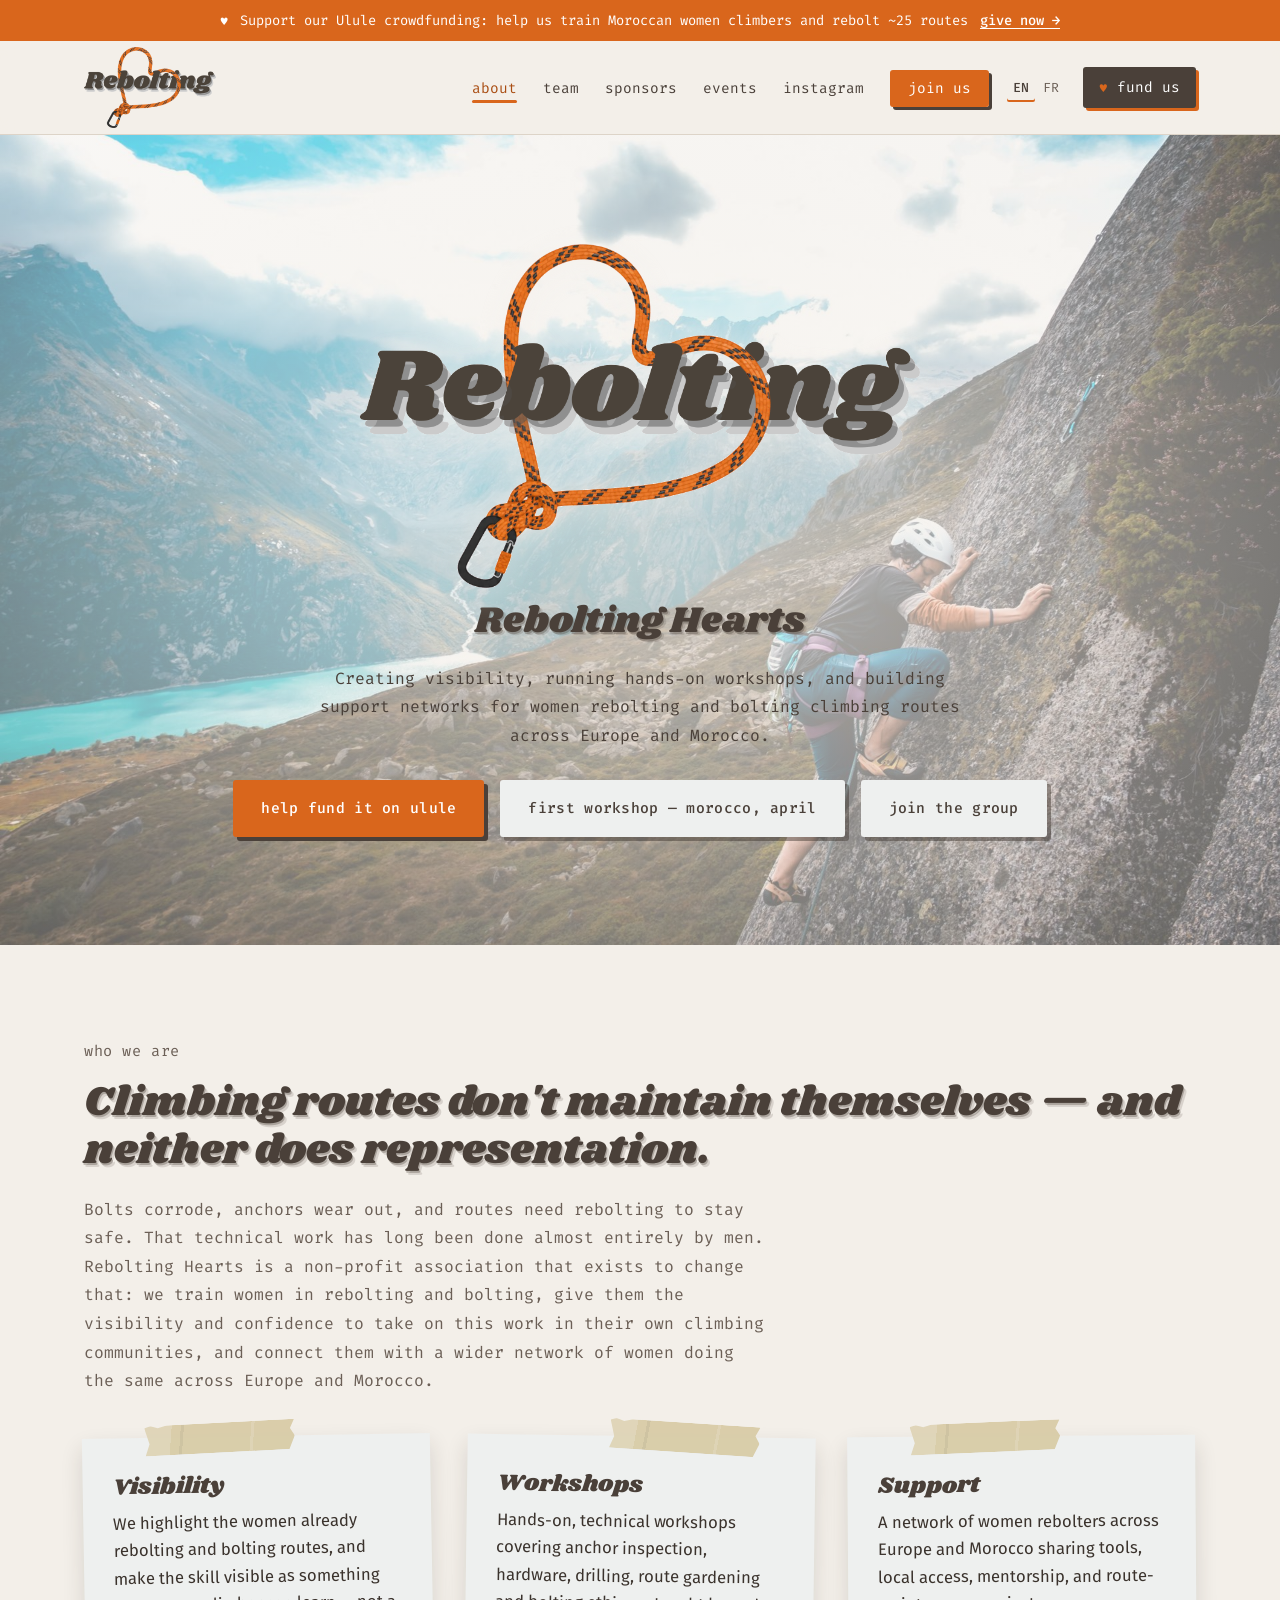
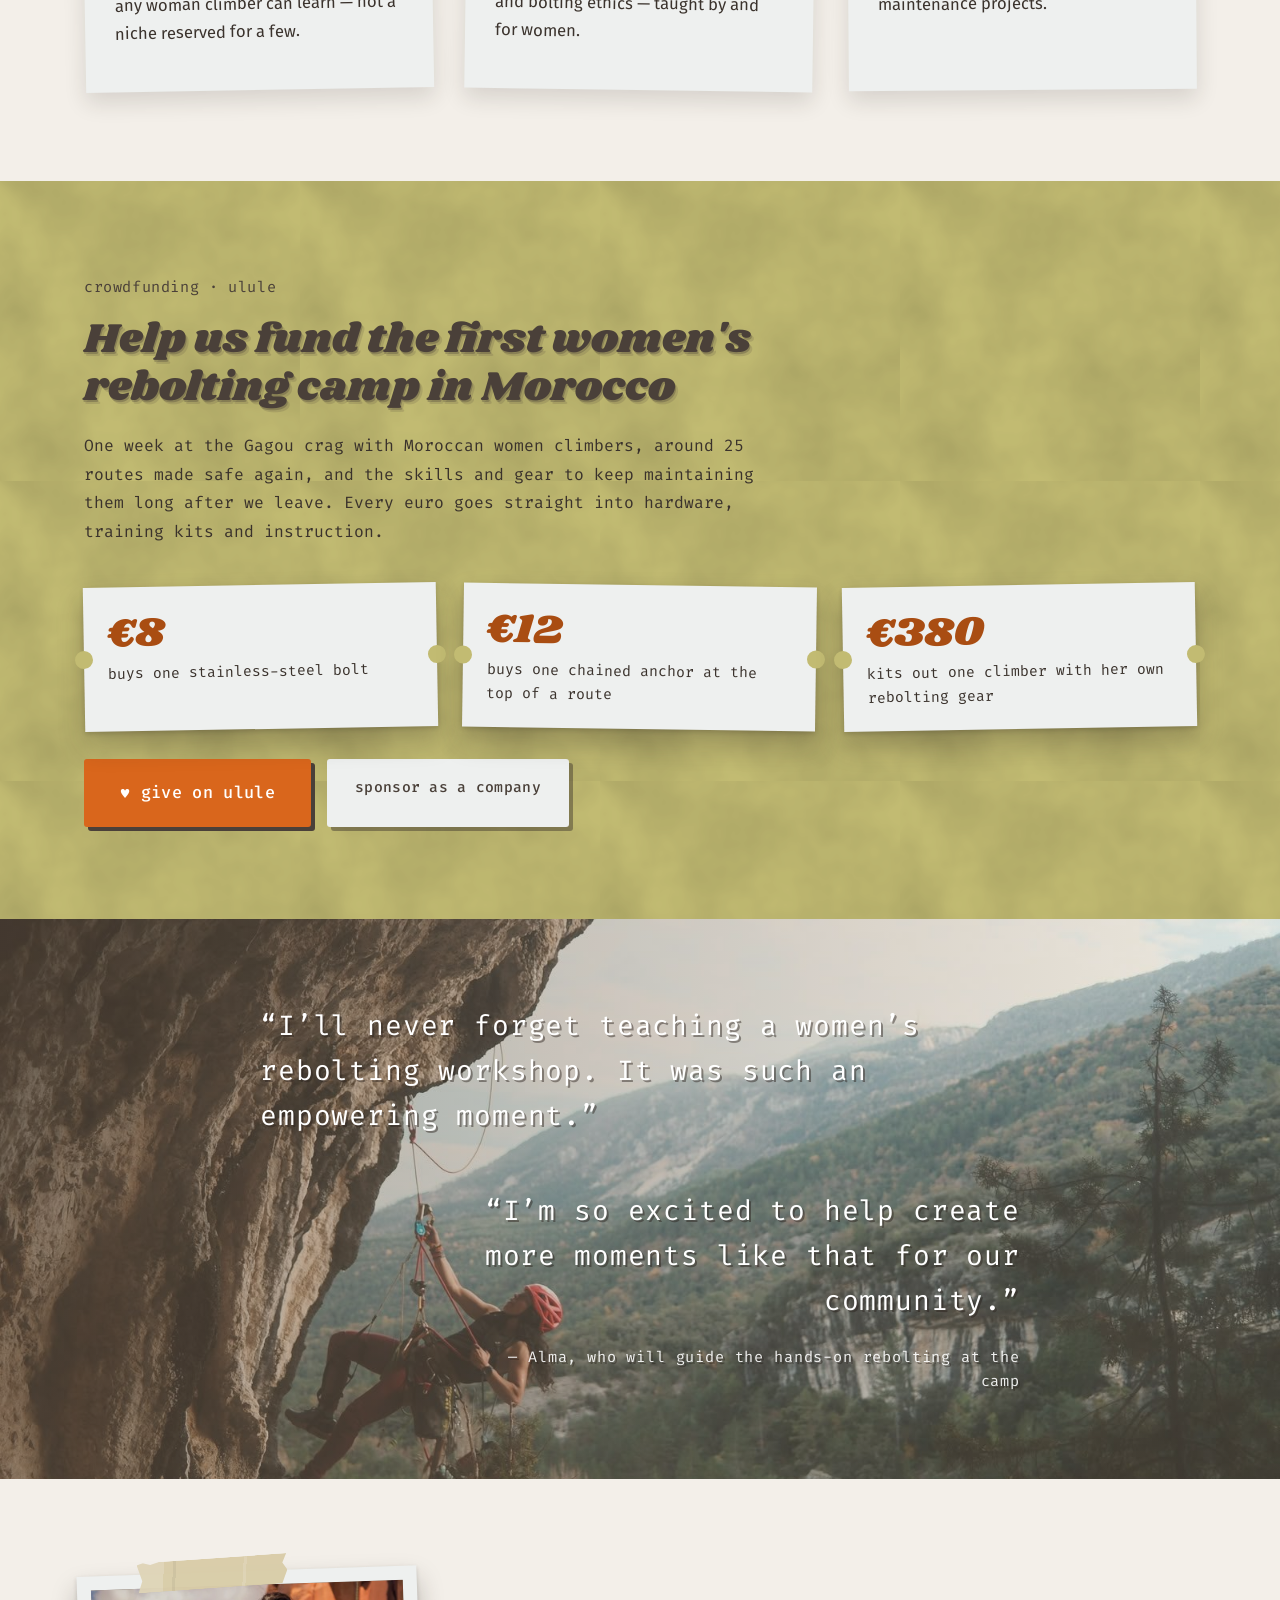
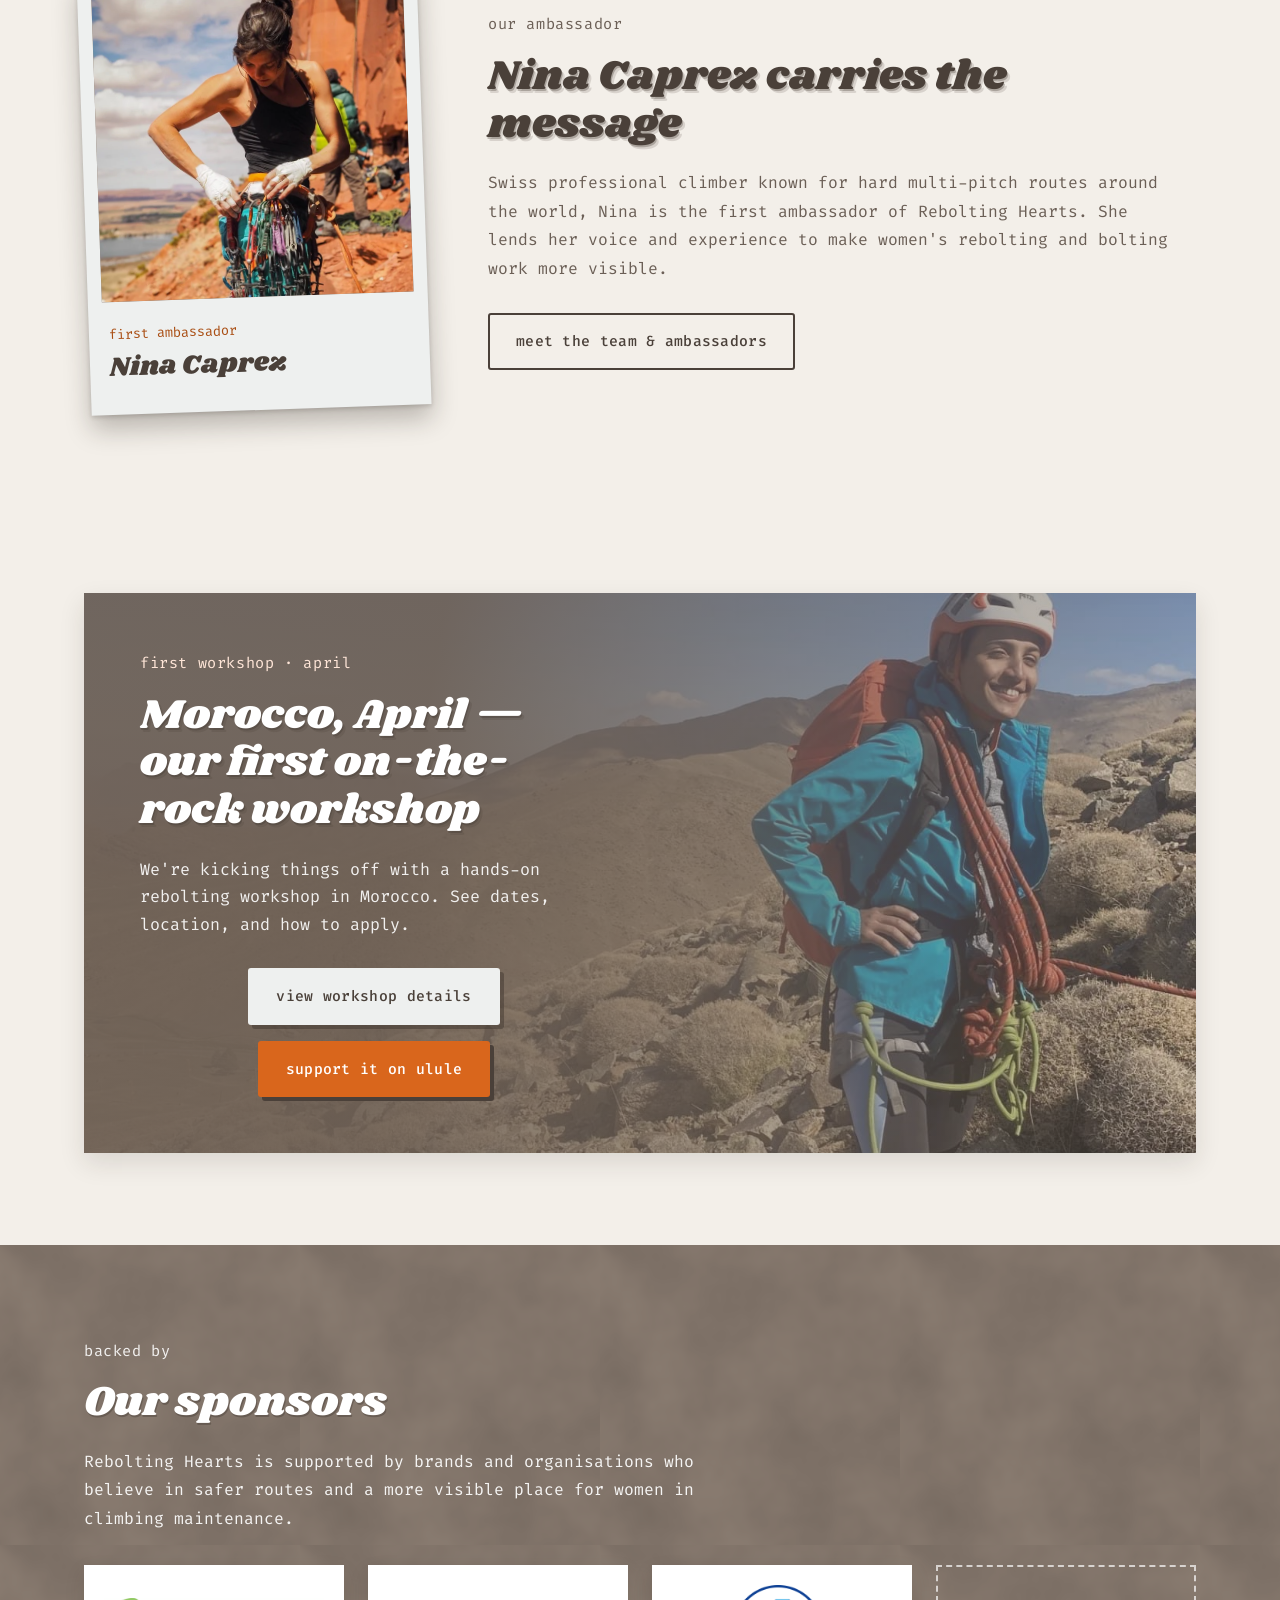
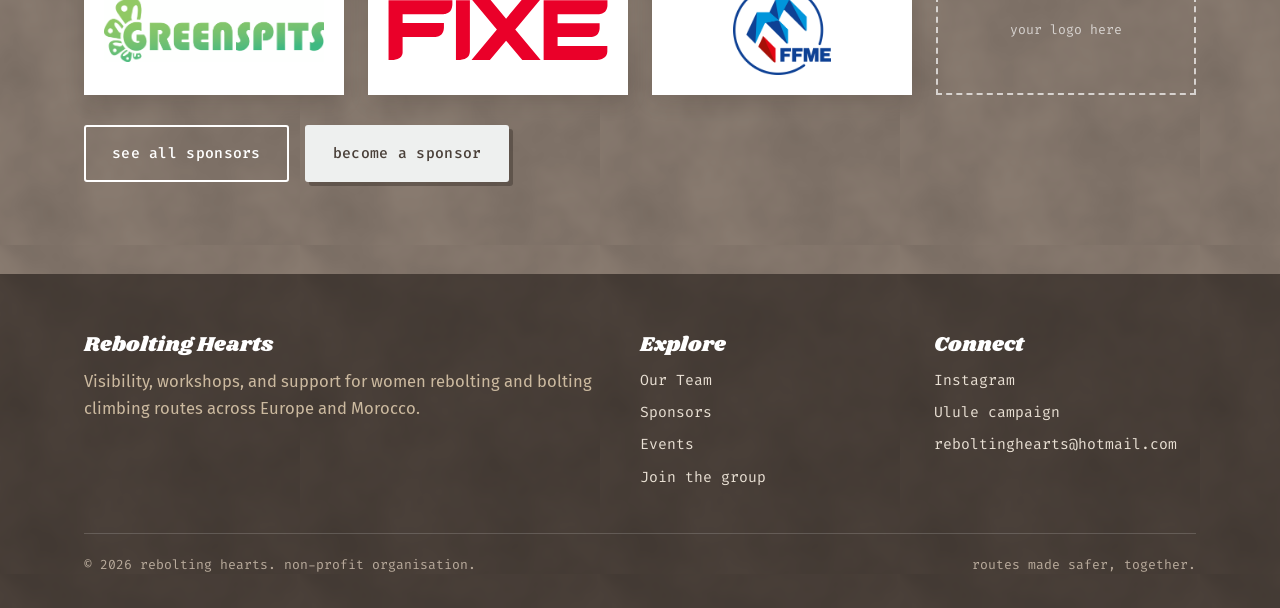
<file: index.html>
<!DOCTYPE html>
<html lang="en">
<head>
<meta charset="UTF-8">
<meta name="viewport" content="width=device-width, initial-scale=1.0">
<title>Rebolting Hearts — Women Rebolting & Bolting Climbing Routes</title>
<meta name="description" content="Rebolting Hearts creates visibility, workshops, and support for women rebolting and bolting climbing routes across Europe and Morocco.">
<link rel="preconnect" href="https://fonts.googleapis.com">
<link rel="preconnect" href="https://fonts.gstatic.com" crossorigin>
<link href="https://fonts.googleapis.com/css2?family=Shrikhand&family=Fira+Code:wght@400;500&family=Fira+Sans:wght@400;500;600;700&display=swap" rel="stylesheet">
<link rel="alternate" hreflang="en" href="https://rebolting-hearts-website.onrender.com/index.html">
<link rel="alternate" hreflang="fr" href="https://rebolting-hearts-website.onrender.com/fr/index.html">
<link rel="stylesheet" href="css/style.css?v=19">
<script>document.documentElement.classList.add("js");setTimeout(function(){if(!window.__reveal)document.documentElement.classList.add("reveal-all")},2500);</script>
</head>
<body>

<a class="fund-banner" href="https://www.ulule.com/rebolting-hearts-workshops-for-women/" target="_blank" rel="noopener">
  <span class="fund-banner__heart" aria-hidden="true">♥</span>
  <span class="fund-banner__long">Support our Ulule crowdfunding: help us train Moroccan women climbers and rebolt ~25 routes</span>
  <span class="fund-banner__short">Support our crowdfunding on Ulule</span>
  <span class="fund-banner__cta">give now →</span>
</a>

<header class="site-header">
  <nav class="nav">
    <a class="brand" href="index.html">
      <img src="images/brand/logo-small.png" alt="Rebolting Hearts">
    </a>
    <button class="nav-toggle" aria-label="Toggle navigation">☰</button>
    <ul class="nav-links">
      <li><a href="index.html" class="active">About</a></li>
      <li><a href="team.html">Team</a></li>
      <li><a href="sponsors.html">Sponsors</a></li>
      <li><a href="events.html">Events</a></li>
      <li><a href="https://www.instagram.com/rebolting.hearts/" target="_blank" rel="noopener">Instagram</a></li>
      <li><a href="join.html" class="nav-cta">Join Us</a></li>
    </ul>
    <div class="lang-switch" aria-label="Language">
      <a href="index.html" lang="en" aria-current="true">EN</a>
      <a href="fr/index.html" lang="fr" hreflang="fr">FR</a>
    </div>
    <a class="nav-fund" href="https://www.ulule.com/rebolting-hearts-workshops-for-women/" target="_blank" rel="noopener"><span aria-hidden="true">♥</span> fund us</a>
  </nav>
</header>

<section class="hero-photo">
  <img src="images/photos/alpine-slab-lake.jpg" alt="" class="hero-photo__img">
  <div class="hero-photo__overlay"></div>
  <div class="container hero-photo__content reveal">
    <img src="images/brand/logo.png" alt="" class="hero-logo">
    <h1 class="hero-name">
      <span class="hero-name__title">Rebolting Hearts</span>
    </h1>
    <p class="lede">
      Creating visibility, running hands-on workshops, and building support networks for
      women rebolting and bolting climbing routes across Europe and Morocco.
    </p>
    <div class="btn-row">
      <a href="https://www.ulule.com/rebolting-hearts-workshops-for-women/" target="_blank" rel="noopener" class="btn btn--primary">Help fund it on Ulule</a>
      <a href="events/morocco.html" class="btn btn--light">First workshop — Morocco, April</a>
      <a href="join.html" class="btn btn--light">Join the group</a>
    </div>
  </div>
</section>

<section class="section">
  <div class="container">
    <span class="eyebrow">Who we are</span>
    <h2>Climbing routes don't maintain themselves — and neither does representation.</h2>
    <p class="lede">
      Bolts corrode, anchors wear out, and routes need rebolting to stay safe. That
      technical work has long been done almost entirely by men. Rebolting Hearts is a
      non-profit association that exists to change that: we train women in rebolting and bolting, give them the visibility
      and confidence to take on this work in their own climbing communities, and connect
      them with a wider network of women doing the same across Europe and Morocco.
    </p>
    <div class="grid grid--3 reveal" style="margin-top: 2.5rem;">
      <div class="card">
        <h3>Visibility</h3>
        <p>We highlight the women already rebolting and bolting routes, and make the skill
        visible as something any woman climber can learn — not a niche reserved for a few.</p>
      </div>
      <div class="card">
        <h3>Workshops</h3>
        <p>Hands-on, technical workshops covering anchor inspection, hardware, drilling,
        route gardening and bolting ethics — taught by and for women.</p>
      </div>
      <div class="card">
        <h3>Support</h3>
        <p>A network of women rebolters across Europe and Morocco sharing tools, local
        access, mentorship, and route-maintenance projects.</p>
      </div>
    </div>
  </div>
</section>

<section class="section section--olive fund-section">
  <div class="container reveal">
    <div class="fund-section__head">
      <span class="eyebrow">crowdfunding · ulule</span>
      <h2>Help us fund the first women's rebolting camp in Morocco</h2>
      <p class="lede">
        One week at the Gagou crag with Moroccan women climbers, around 25 routes made safe
        again, and the skills and gear to keep maintaining them long after we leave.
        Every euro goes straight into hardware, training kits and instruction.
      </p>
    </div>

    <div class="fund-tickets">
      <div class="fund-ticket">
        <span class="fund-ticket__amount">€8</span>
        <span class="fund-ticket__what">buys one stainless-steel bolt</span>
      </div>
      <div class="fund-ticket">
        <span class="fund-ticket__amount">€12</span>
        <span class="fund-ticket__what">buys one chained anchor at the top of a route</span>
      </div>
      <div class="fund-ticket">
        <span class="fund-ticket__amount">€380</span>
        <span class="fund-ticket__what">kits out one climber with her own rebolting gear</span>
      </div>
    </div>

    <div class="btn-row fund-section__cta">
      <a href="https://www.ulule.com/rebolting-hearts-workshops-for-women/" target="_blank" rel="noopener" class="btn btn--primary btn--big">♥ Give on Ulule</a>
      <a href="join.html#become-a-sponsor" class="btn btn--light">Sponsor as a company</a>
    </div>
  </div>
</section>

<section class="quote-photo">
  <img src="images/photos/overhang-rebolting.jpg" alt="" loading="lazy" style="object-position: 70% 50%;">
  <div class="container quote-photo__content reveal">
    <blockquote>
      “I’ll never forget teaching a women’s rebolting workshop. It was such an empowering
      moment.”
    </blockquote>
    <blockquote>
      “I’m so excited to help create more moments like that for our community.”
      <cite>— Alma, who will guide the hands-on rebolting at the camp</cite>
    </blockquote>
  </div>
</section>

<section class="section ambassador-home">
  <div class="container reveal">
    <div class="ambassador-feature">
      <div class="team-card ambassador-feature__card">
        <div class="team-photo"><img src="images/photos/AMBASSADORS_nina_caprez.webp" alt="Nina Caprez racking up her gear below a sandstone wall" loading="lazy"></div>
        <div class="team-info">
          <div class="team-role">first ambassador</div>
          <h3>Nina Caprez</h3>
        </div>
      </div>
      <div>
        <span class="eyebrow">our ambassador</span>
        <h2>Nina Caprez carries the message</h2>
        <p class="lede">
          Swiss professional climber known for hard multi-pitch routes around the world,
          Nina is the first ambassador of Rebolting Hearts. She lends her voice and
          experience to make women's rebolting and bolting work more visible.
        </p>
        <div class="btn-row">
          <a href="team.html#ambassadors" class="btn btn--outline">Meet the team &amp; ambassadors</a>
        </div>
      </div>
    </div>
  </div>
</section>

<section class="section">
  <div class="container reveal">
    <div class="callout callout--photo">
      <img src="images/photos/arid-ridge.jpg" alt="A climber from the team on a dry, rocky ridge" class="callout__img" style="object-position: 50% 45%;">
      <div class="callout__content">
        <span class="eyebrow" style="color: #ffe6d8;">First workshop · April</span>
        <h2>Morocco, April — our first on-the-rock workshop</h2>
        <p style="color: rgba(255,255,255,0.9); margin: 0 auto 1.4em;">
          We're kicking things off with a hands-on rebolting workshop in Morocco. See dates,
          location, and how to apply.
        </p>
        <div class="btn-row">
          <a href="events/morocco.html" class="btn btn--light">View workshop details</a>
          <a href="https://www.ulule.com/rebolting-hearts-workshops-for-women/" target="_blank" rel="noopener" class="btn btn--primary">Support it on Ulule</a>
        </div>
      </div>
    </div>
  </div>
</section>

<section class="section section--alt">
  <div class="container reveal">
    <span class="eyebrow">Backed by</span>
    <h2>Our sponsors</h2>
    <p class="lede">Rebolting Hearts is supported by brands and organisations who believe
      in safer routes and a more visible place for women in climbing maintenance.</p>
    <div class="sponsor-logo-grid" style="margin-top: 2rem;">
      <a href="https://greenspits.com/fr/" target="_blank" rel="noopener" class="sponsor-logo sponsor-logo--real" aria-label="Greenspits">
        <img src="images/sponsors/greenspits.png" alt="Greenspits">
      </a>
      <a href="https://www.fixeclimbing.com/fr" target="_blank" rel="noopener" class="sponsor-logo sponsor-logo--real" aria-label="Fixe Climbing">
        <img src="images/sponsors/fixeclimbing.svg" alt="Fixe Climbing">
      </a>
      <a href="https://www.instagram.com/ct_ffme_04/" target="_blank" rel="noopener" class="sponsor-logo sponsor-logo--real" aria-label="FFME 04">
        <img src="images/sponsors/ffme-griffe.png" alt="FFME — Fédération Française de la Montagne et de l'Escalade">
      </a>
      <div class="sponsor-logo">Your logo here</div>
    </div>
    <div class="btn-row">
      <a href="sponsors.html" class="btn btn--outline">See all sponsors</a>
      <a href="join.html#become-a-sponsor" class="btn btn--light">Become a sponsor</a>
    </div>
  </div>
</section>

<footer class="site-footer">
  <div class="container">
    <div class="footer-grid">
      <div>
        <h4>Rebolting Hearts</h4>
        <p style="color:#cbb99f;">Visibility, workshops, and support for women rebolting and
        bolting climbing routes across Europe and Morocco.</p>
      </div>
      <div>
        <h4>Explore</h4>
        <ul>
          <li><a href="team.html">Our Team</a></li>
          <li><a href="sponsors.html">Sponsors</a></li>
          <li><a href="events.html">Events</a></li>
          <li><a href="join.html">Join the group</a></li>
        </ul>
      </div>
      <div>
        <h4>Connect</h4>
        <ul>
          <li><a href="https://www.instagram.com/rebolting.hearts/" target="_blank" rel="noopener">Instagram</a></li>
          <li><a href="https://www.ulule.com/rebolting-hearts-workshops-for-women/" target="_blank" rel="noopener">Ulule campaign</a></li>
          <li><a href="mailto:reboltinghearts@hotmail.com">reboltinghearts@hotmail.com</a></li>
        </ul>
      </div>
    </div>
    <div class="footer-bottom">
      <span>© 2026 Rebolting Hearts. Non-profit organisation.</span>
      <span>Routes made safer, together.</span>
    </div>
  </div>
</footer>

<script>
(function () {
  window.__reveal = true;
  var toggle = document.querySelector(".nav-toggle");
  var links = document.querySelector(".nav-links");
  if (toggle && links) {
    toggle.addEventListener("click", function () { links.classList.toggle("open"); });
  }
  var els = document.querySelectorAll(".reveal");
  if (!("IntersectionObserver" in window)) {
    document.documentElement.classList.add("reveal-all");
    return;
  }
  var observer = new IntersectionObserver(function (entries) {
    entries.forEach(function (entry) {
      if (entry.isIntersecting) {
        entry.target.classList.add("is-visible");
        observer.unobserve(entry.target);
      }
    });
  }, { threshold: 0, rootMargin: "0px 0px -8% 0px" });
  els.forEach(function (el) { observer.observe(el); });
})();
</script>
</body>
</html>
</file>
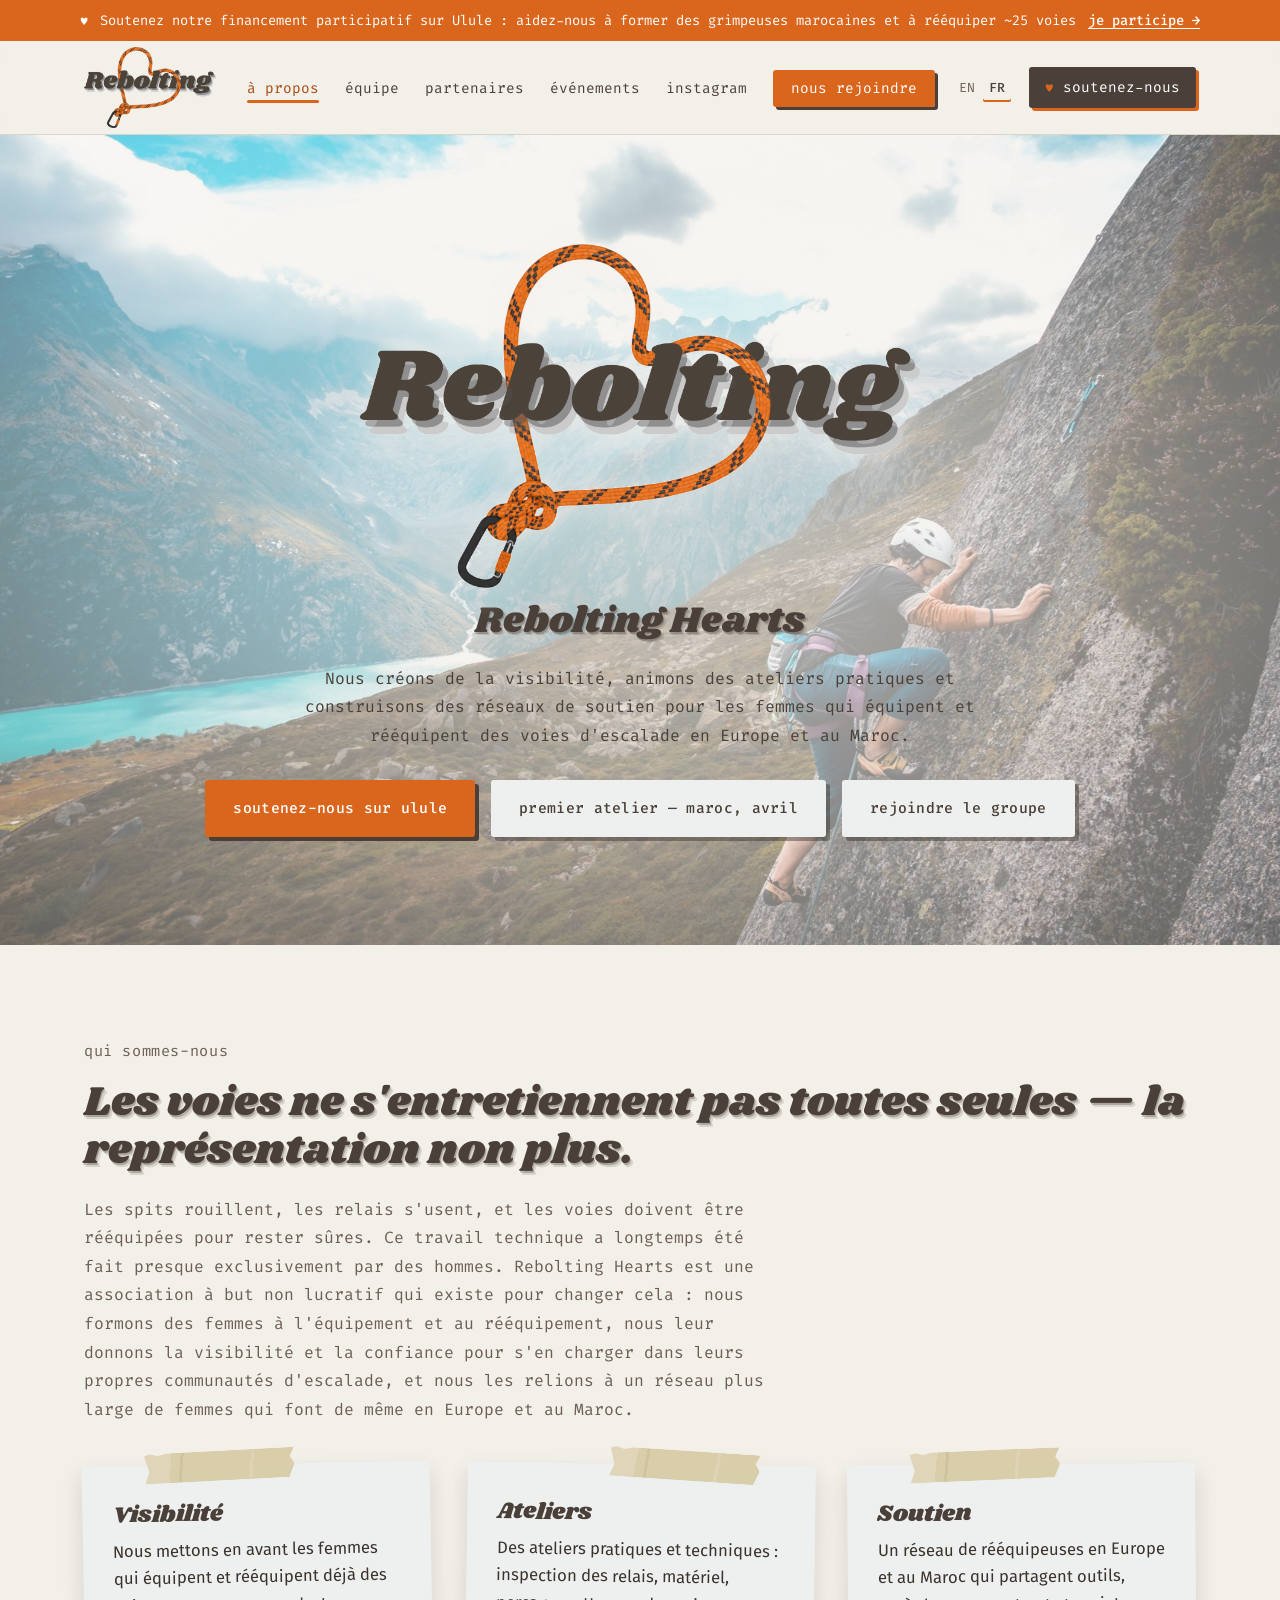
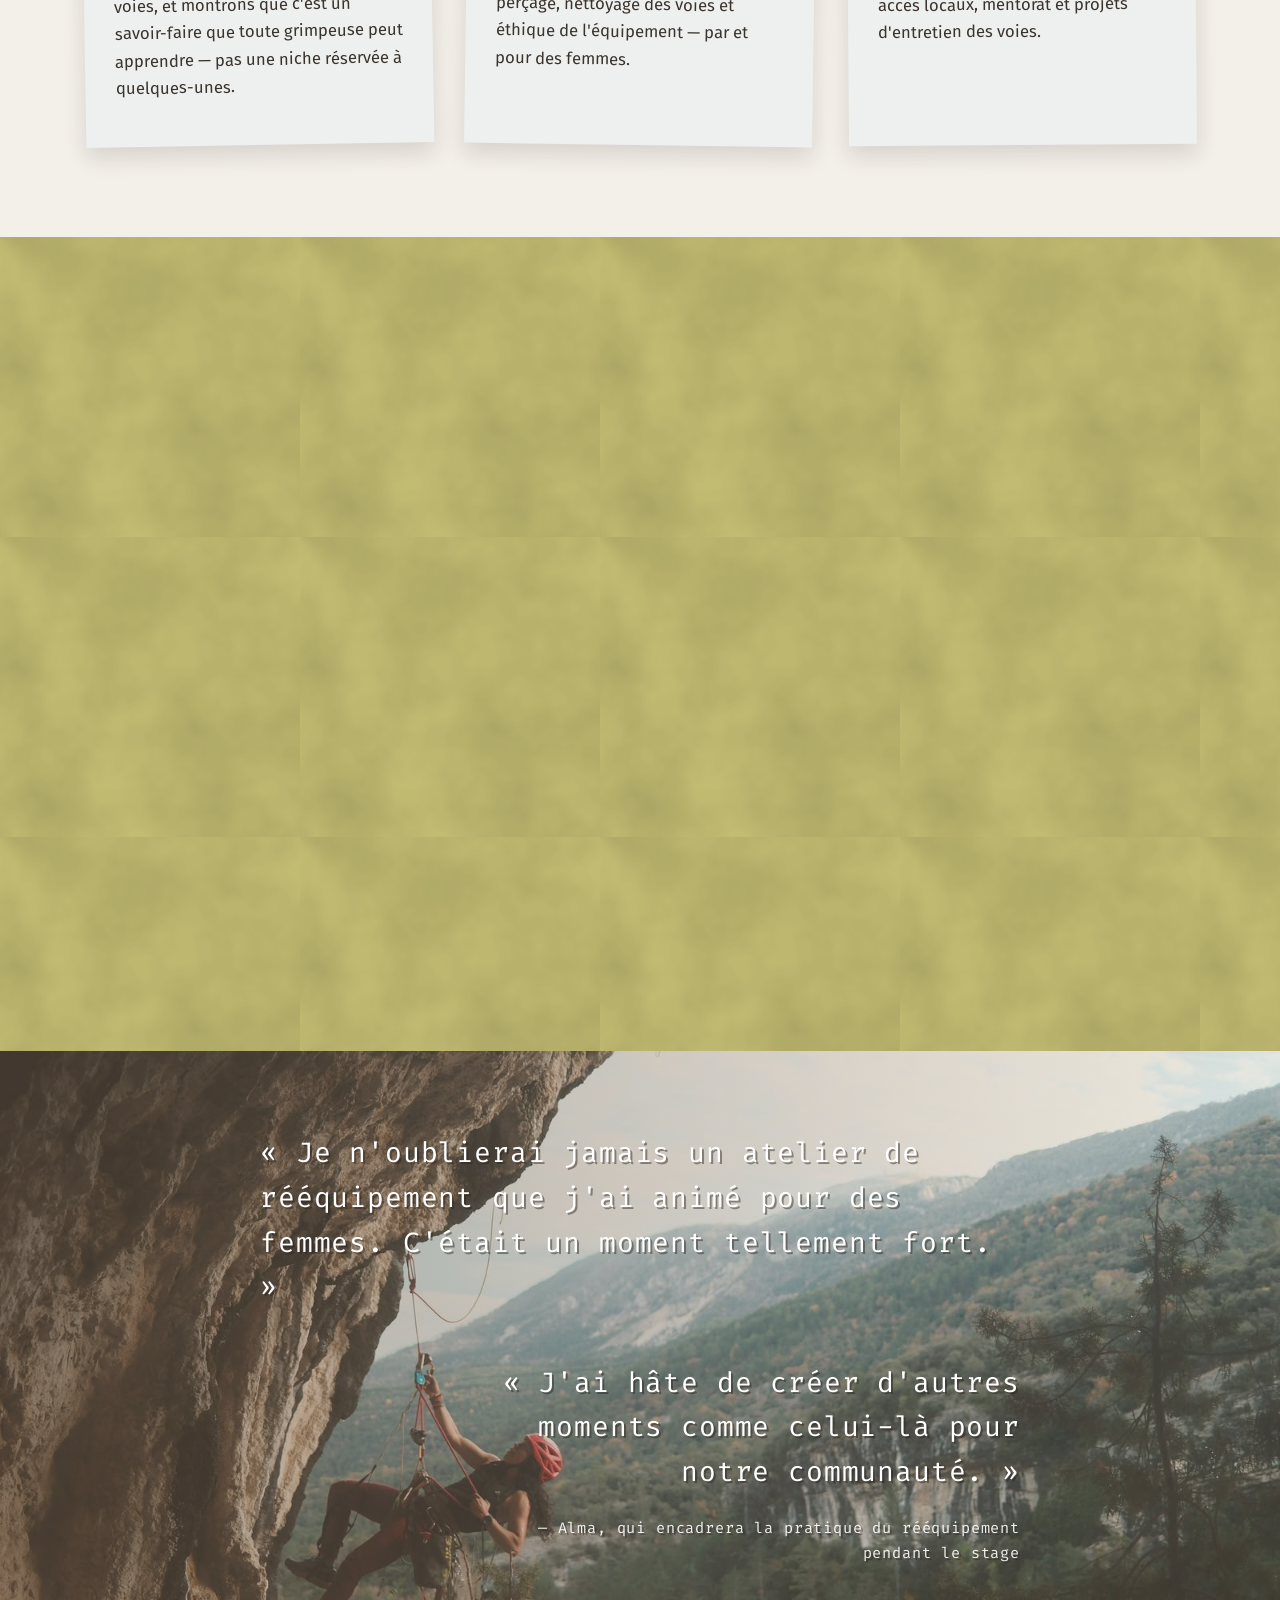
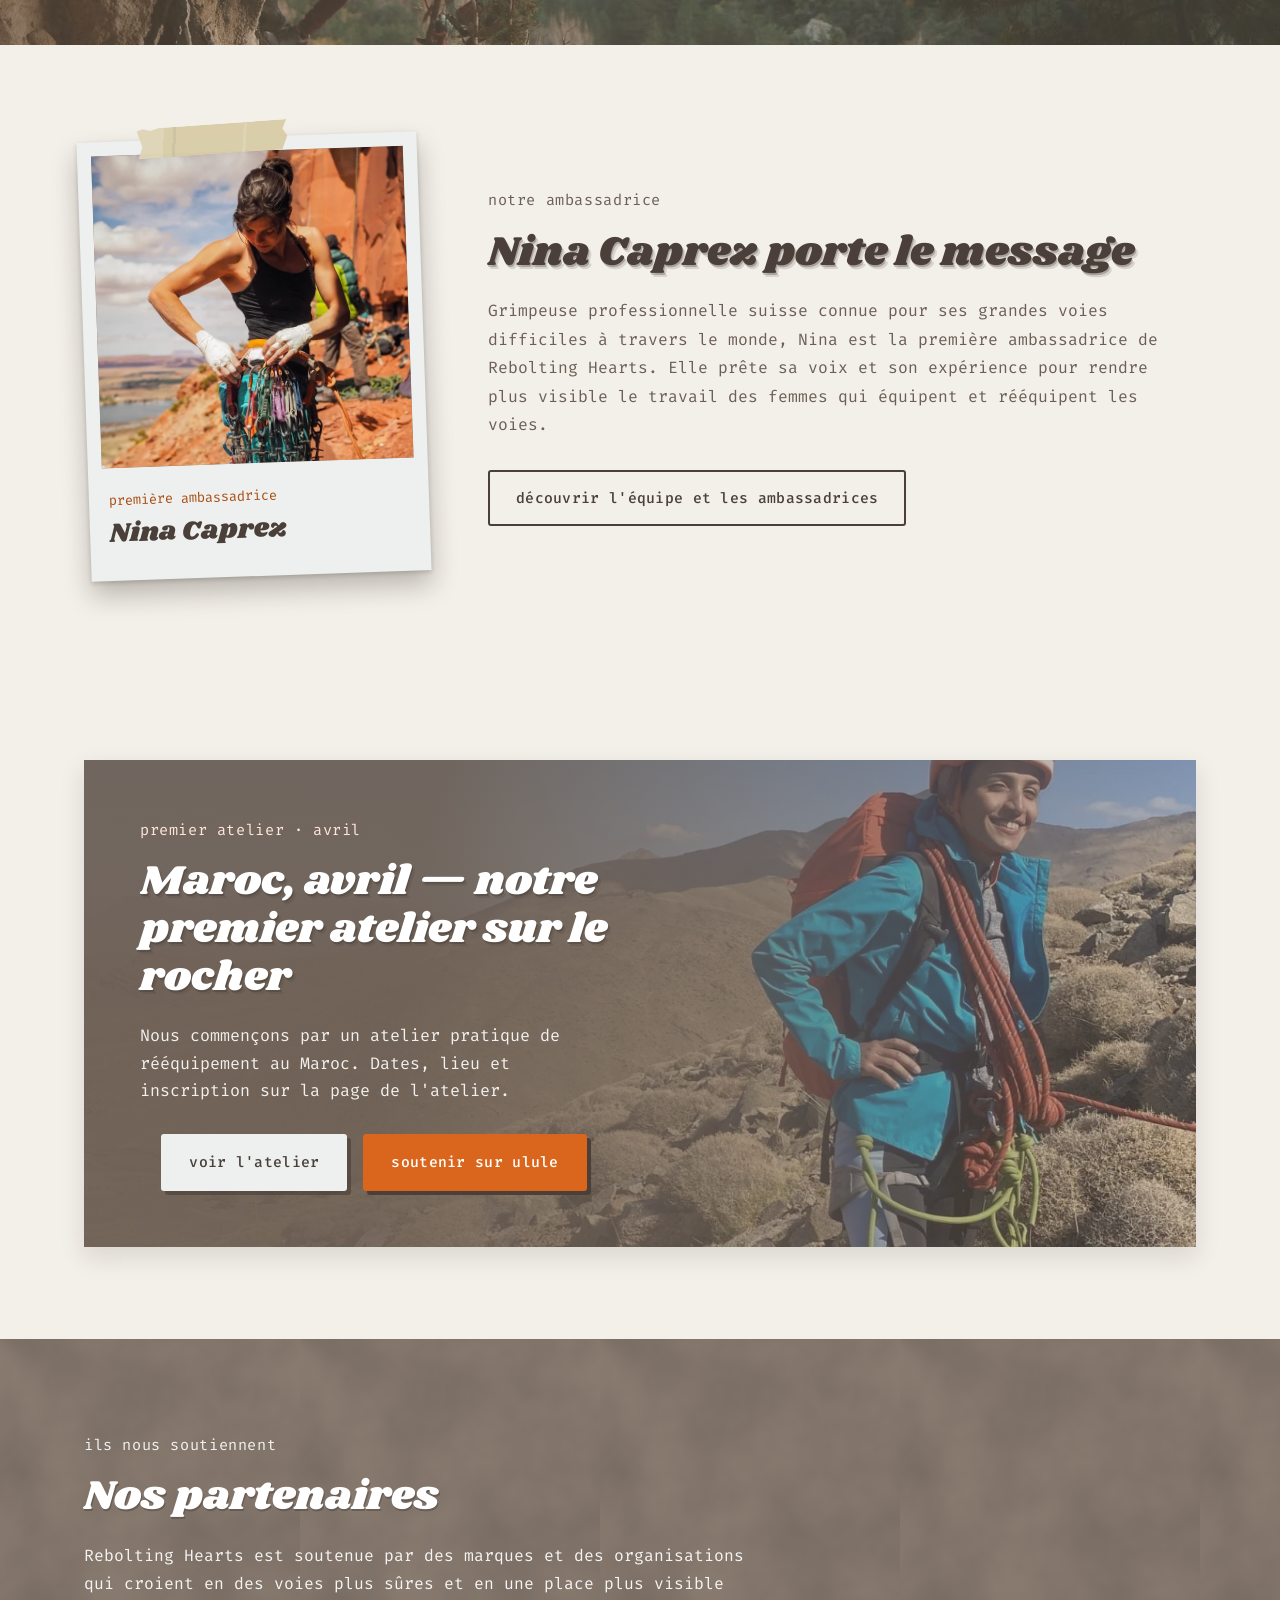
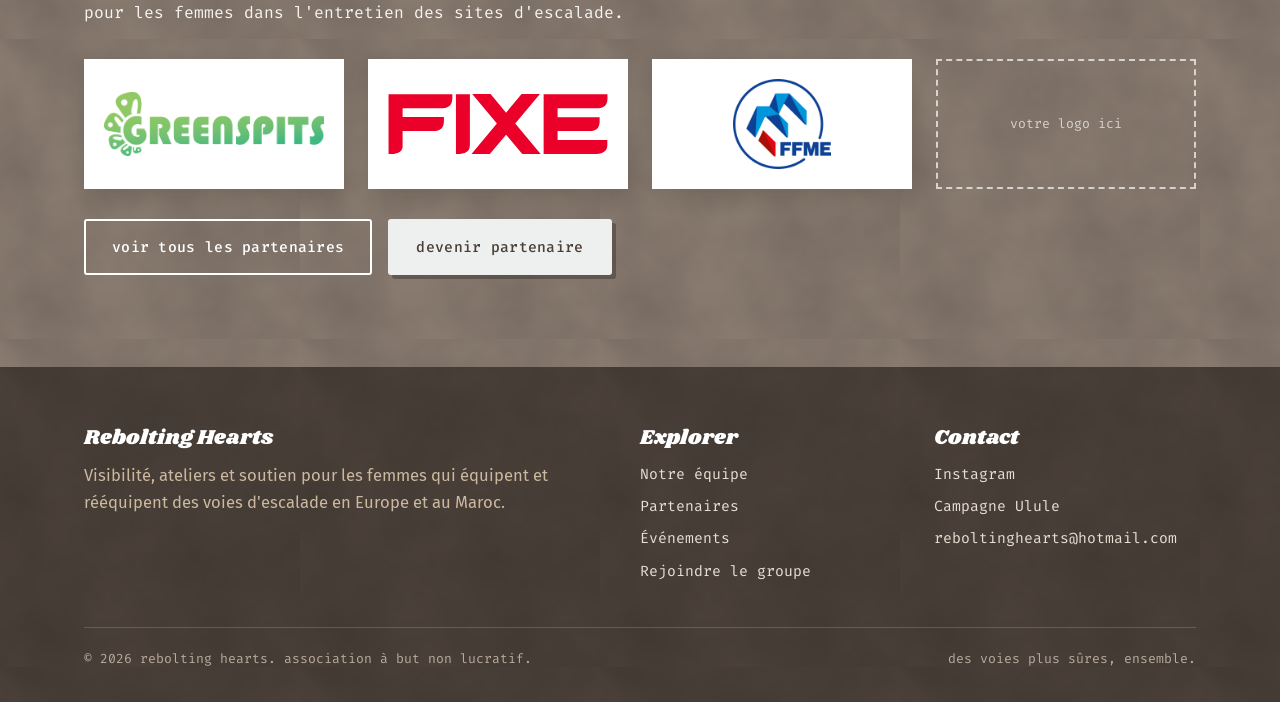
<file: fr/index.html>
<!DOCTYPE html>
<html lang="fr">
<head>
<meta charset="UTF-8">
<meta name="viewport" content="width=device-width, initial-scale=1.0">
<title>Rebolting Hearts — Des femmes qui équipent et rééquipent les voies d'escalade</title>
<meta name="description" content="Rebolting Hearts crée de la visibilité, des ateliers et du soutien pour les femmes qui équipent et rééquipent des voies d&#x27;escalade en Europe et au Maroc.">
<link rel="preconnect" href="https://fonts.googleapis.com">
<link rel="preconnect" href="https://fonts.gstatic.com" crossorigin>
<link href="https://fonts.googleapis.com/css2?family=Shrikhand&family=Fira+Code:wght@400;500&family=Fira+Sans:wght@400;500;600;700&display=swap" rel="stylesheet">
<link rel="alternate" hreflang="en" href="https://rebolting-hearts-website.onrender.com/index.html">
<link rel="alternate" hreflang="fr" href="https://rebolting-hearts-website.onrender.com/fr/index.html">
<link rel="stylesheet" href="../css/style.css?v=19">
<script>document.documentElement.classList.add("js");setTimeout(function(){if(!window.__reveal)document.documentElement.classList.add("reveal-all")},2500);</script>
</head>
<body>

<a class="fund-banner" href="https://www.ulule.com/rebolting-hearts-workshops-for-women/" target="_blank" rel="noopener">
  <span class="fund-banner__heart" aria-hidden="true">♥</span>
  <span class="fund-banner__long">Soutenez notre financement participatif sur Ulule : aidez-nous à former des grimpeuses marocaines et à rééquiper ~25 voies</span>
  <span class="fund-banner__short">Soutenez notre campagne Ulule</span>
  <span class="fund-banner__cta">je participe →</span>
</a>

<header class="site-header">
  <nav class="nav">
    <a class="brand" href="index.html">
      <img src="../images/brand/logo-small.png" alt="Rebolting Hearts">
    </a>
    <button class="nav-toggle" aria-label="Ouvrir le menu">☰</button>
    <ul class="nav-links">
      <li><a href="index.html" class="active">À propos</a></li>
      <li><a href="team.html">Équipe</a></li>
      <li><a href="sponsors.html">Partenaires</a></li>
      <li><a href="events.html">Événements</a></li>
      <li><a href="https://www.instagram.com/rebolting.hearts/" target="_blank" rel="noopener">Instagram</a></li>
      <li><a href="join.html" class="nav-cta">Nous rejoindre</a></li>
    </ul>
    <div class="lang-switch" aria-label="Langue">
      <a href="../index.html" lang="en" hreflang="en">EN</a>
      <a href="index.html" lang="fr" aria-current="true">FR</a>
    </div>
    <a class="nav-fund" href="https://www.ulule.com/rebolting-hearts-workshops-for-women/" target="_blank" rel="noopener"><span aria-hidden="true">♥</span> soutenez-nous</a>
  </nav>
</header>

<section class="hero-photo">
  <img src="../images/photos/alpine-slab-lake.jpg" alt="" class="hero-photo__img">
  <div class="hero-photo__overlay"></div>
  <div class="container hero-photo__content reveal">
    <img src="../images/brand/logo.png" alt="" class="hero-logo">
    <h1 class="hero-name">
      <span class="hero-name__title">Rebolting Hearts</span>
    </h1>
    <p class="lede">
      Nous créons de la visibilité, animons des ateliers pratiques et construisons des réseaux de soutien pour les femmes qui équipent et rééquipent des voies d'escalade en Europe et au Maroc.
    </p>
    <div class="btn-row">
      <a href="https://www.ulule.com/rebolting-hearts-workshops-for-women/" target="_blank" rel="noopener" class="btn btn--primary">Soutenez-nous sur Ulule</a>
      <a href="events/morocco.html" class="btn btn--light">Premier atelier — Maroc, avril</a>
      <a href="join.html" class="btn btn--light">Rejoindre le groupe</a>
    </div>
  </div>
</section>

<section class="section">
  <div class="container">
    <span class="eyebrow">Qui sommes-nous</span>
    <h2>Les voies ne s'entretiennent pas toutes seules — la représentation non plus.</h2>
    <p class="lede">
      Les spits rouillent, les relais s'usent, et les voies doivent être rééquipées pour rester sûres. Ce travail technique a longtemps été fait presque exclusivement par des hommes. Rebolting Hearts est une association à but non lucratif qui existe pour changer cela : nous formons des femmes à l'équipement et au rééquipement, nous leur donnons la visibilité et la confiance pour s'en charger dans leurs propres communautés d'escalade, et nous les relions à un réseau plus large de femmes qui font de même en Europe et au Maroc.
    </p>
    <div class="grid grid--3 reveal" style="margin-top: 2.5rem;">
      <div class="card">
        <h3>Visibilité</h3>
        <p>Nous mettons en avant les femmes qui équipent et rééquipent déjà des voies, et montrons que c'est un savoir-faire que toute grimpeuse peut apprendre — pas une niche réservée à quelques-unes.</p>
      </div>
      <div class="card">
        <h3>Ateliers</h3>
        <p>Des ateliers pratiques et techniques : inspection des relais, matériel, perçage, nettoyage des voies et éthique de l'équipement — par et pour des femmes.</p>
      </div>
      <div class="card">
        <h3>Soutien</h3>
        <p>Un réseau de rééquipeuses en Europe et au Maroc qui partagent outils, accès locaux, mentorat et projets d'entretien des voies.</p>
      </div>
    </div>
  </div>
</section>

<section class="section section--olive fund-section">
  <div class="container reveal">
    <div class="fund-section__head">
      <span class="eyebrow">financement participatif · ulule</span>
      <h2>Aidez-nous à financer le premier stage de rééquipement féminin au Maroc</h2>
      <p class="lede">
        Une semaine sur le site de Gagou avec des grimpeuses marocaines, environ 25 voies remises en sécurité, et les compétences et le matériel pour continuer à les entretenir bien après notre départ. Chaque euro va directement au matériel, aux kits de formation et à l'encadrement.
      </p>
    </div>

    <div class="fund-tickets">
      <div class="fund-ticket">
        <span class="fund-ticket__amount">8 €</span>
        <span class="fund-ticket__what">financent un goujon en inox</span>
      </div>
      <div class="fund-ticket">
        <span class="fund-ticket__amount">12 €</span>
        <span class="fund-ticket__what">financent un relais chaîné en haut d'une voie</span>
      </div>
      <div class="fund-ticket">
        <span class="fund-ticket__amount">380 €</span>
        <span class="fund-ticket__what">équipent une grimpeuse de son propre matériel de rééquipement</span>
      </div>
    </div>

    <div class="btn-row fund-section__cta">
      <a href="https://www.ulule.com/rebolting-hearts-workshops-for-women/" target="_blank" rel="noopener" class="btn btn--primary btn--big">♥ Je donne sur Ulule</a>
      <a href="join.html#become-a-sponsor" class="btn btn--light">Devenir partenaire (entreprise)</a>
    </div>
  </div>
</section>

<section class="quote-photo">
  <img src="../images/photos/overhang-rebolting.jpg" alt="" loading="lazy" style="object-position: 70% 50%;">
  <div class="container quote-photo__content reveal">
    <blockquote>
      « Je n'oublierai jamais un atelier de rééquipement que j'ai animé pour des femmes. C'était un moment tellement fort. »
    </blockquote>
    <blockquote>
      « J'ai hâte de créer d'autres moments comme celui-là pour notre communauté. »
      <cite>— Alma, qui encadrera la pratique du rééquipement pendant le stage</cite>
    </blockquote>
  </div>
</section>

<section class="section ambassador-home">
  <div class="container reveal">
    <div class="ambassador-feature">
      <div class="team-card ambassador-feature__card">
        <div class="team-photo"><img src="../images/photos/AMBASSADORS_nina_caprez.webp" alt="Nina Caprez prépare son matériel au pied d&#x27;une paroi de grès" loading="lazy"></div>
        <div class="team-info">
          <div class="team-role">première ambassadrice</div>
          <h3>Nina Caprez</h3>
        </div>
      </div>
      <div>
        <span class="eyebrow">notre ambassadrice</span>
        <h2>Nina Caprez porte le message</h2>
        <p class="lede">
          Grimpeuse professionnelle suisse connue pour ses grandes voies difficiles à travers le monde, Nina est la première ambassadrice de Rebolting Hearts. Elle prête sa voix et son expérience pour rendre plus visible le travail des femmes qui équipent et rééquipent les voies.
        </p>
        <div class="btn-row">
          <a href="team.html#ambassadors" class="btn btn--outline">Découvrir l'équipe et les ambassadrices</a>
        </div>
      </div>
    </div>
  </div>
</section>

<section class="section">
  <div class="container reveal">
    <div class="callout callout--photo">
      <img src="../images/photos/arid-ridge.jpg" alt="Une grimpeuse de l&#x27;équipe sur une arête rocheuse et aride" class="callout__img" style="object-position: 50% 45%;">
      <div class="callout__content">
        <span class="eyebrow" style="color: #ffe6d8;">Premier atelier · avril</span>
        <h2>Maroc, avril — notre premier atelier sur le rocher</h2>
        <p style="color: rgba(255,255,255,0.9); margin: 0 auto 1.4em;">
          Nous commençons par un atelier pratique de rééquipement au Maroc. Dates, lieu et inscription sur la page de l'atelier.
        </p>
        <div class="btn-row">
          <a href="events/morocco.html" class="btn btn--light">Voir l'atelier</a>
          <a href="https://www.ulule.com/rebolting-hearts-workshops-for-women/" target="_blank" rel="noopener" class="btn btn--primary">Soutenir sur Ulule</a>
        </div>
      </div>
    </div>
  </div>
</section>

<section class="section section--alt">
  <div class="container reveal">
    <span class="eyebrow">Ils nous soutiennent</span>
    <h2>Nos partenaires</h2>
    <p class="lede">Rebolting Hearts est soutenue par des marques et des organisations qui croient en des voies plus sûres et en une place plus visible pour les femmes dans l'entretien des sites d'escalade.</p>
    <div class="sponsor-logo-grid" style="margin-top: 2rem;">
      <a href="https://greenspits.com/fr/" target="_blank" rel="noopener" class="sponsor-logo sponsor-logo--real" aria-label="Greenspits">
        <img src="../images/sponsors/greenspits.png" alt="Greenspits">
      </a>
      <a href="https://www.fixeclimbing.com/fr" target="_blank" rel="noopener" class="sponsor-logo sponsor-logo--real" aria-label="Fixe Climbing">
        <img src="../images/sponsors/fixeclimbing.svg" alt="Fixe Climbing">
      </a>
      <a href="https://www.instagram.com/ct_ffme_04/" target="_blank" rel="noopener" class="sponsor-logo sponsor-logo--real" aria-label="FFME 04">
        <img src="../images/sponsors/ffme-griffe.png" alt="FFME — Fédération Française de la Montagne et de l'Escalade">
      </a>
      <div class="sponsor-logo">Votre logo ici</div>
    </div>
    <div class="btn-row">
      <a href="sponsors.html" class="btn btn--outline">Voir tous les partenaires</a>
      <a href="join.html#become-a-sponsor" class="btn btn--light">Devenir partenaire</a>
    </div>
  </div>
</section>

<footer class="site-footer">
  <div class="container">
    <div class="footer-grid">
      <div>
        <h4>Rebolting Hearts</h4>
        <p style="color:#cbb99f;">Visibilité, ateliers et soutien pour les femmes qui équipent et rééquipent des voies d'escalade en Europe et au Maroc.</p>
      </div>
      <div>
        <h4>Explorer</h4>
        <ul>
          <li><a href="team.html">Notre équipe</a></li>
          <li><a href="sponsors.html">Partenaires</a></li>
          <li><a href="events.html">Événements</a></li>
          <li><a href="join.html">Rejoindre le groupe</a></li>
        </ul>
      </div>
      <div>
        <h4>Contact</h4>
        <ul>
          <li><a href="https://www.instagram.com/rebolting.hearts/" target="_blank" rel="noopener">Instagram</a></li>
          <li><a href="https://www.ulule.com/rebolting-hearts-workshops-for-women/" target="_blank" rel="noopener">Campagne Ulule</a></li>
          <li><a href="mailto:reboltinghearts@hotmail.com">reboltinghearts@hotmail.com</a></li>
        </ul>
      </div>
    </div>
    <div class="footer-bottom">
      <span>© 2026 Rebolting Hearts. Association à but non lucratif.</span>
      <span>Des voies plus sûres, ensemble.</span>
    </div>
  </div>
</footer>

<script>
(function () {
  window.__reveal = true;
  var toggle = document.querySelector(".nav-toggle");
  var links = document.querySelector(".nav-links");
  if (toggle && links) {
    toggle.addEventListener("click", function () { links.classList.toggle("open"); });
  }
  var els = document.querySelectorAll(".reveal");
  if (!("IntersectionObserver" in window)) {
    document.documentElement.classList.add("reveal-all");
    return;
  }
  var observer = new IntersectionObserver(function (entries) {
    entries.forEach(function (entry) {
      if (entry.isIntersecting) {
        entry.target.classList.add("is-visible");
        observer.unobserve(entry.target);
      }
    });
  }, { threshold: 0, rootMargin: "0px 0px -8% 0px" });
  els.forEach(function (el) { observer.observe(el); });
})();
</script>
</body>
</html>
</file>
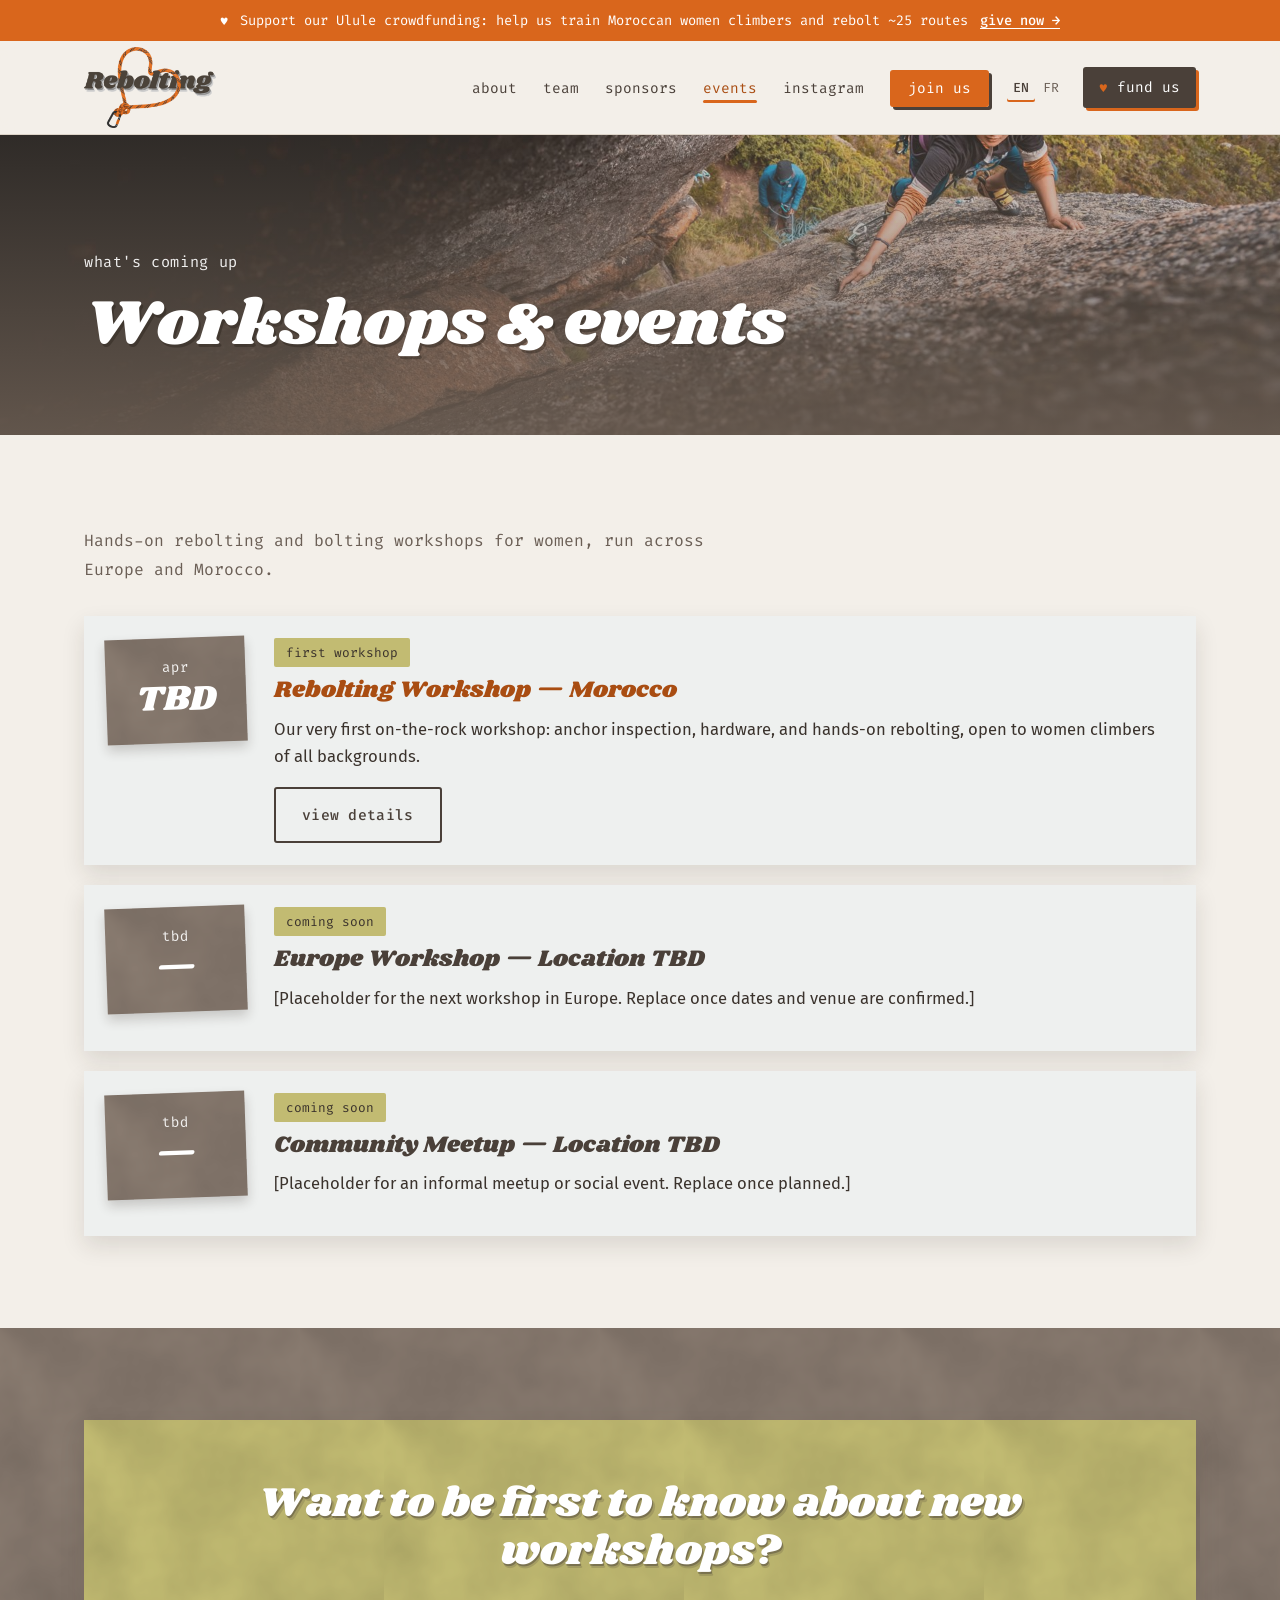
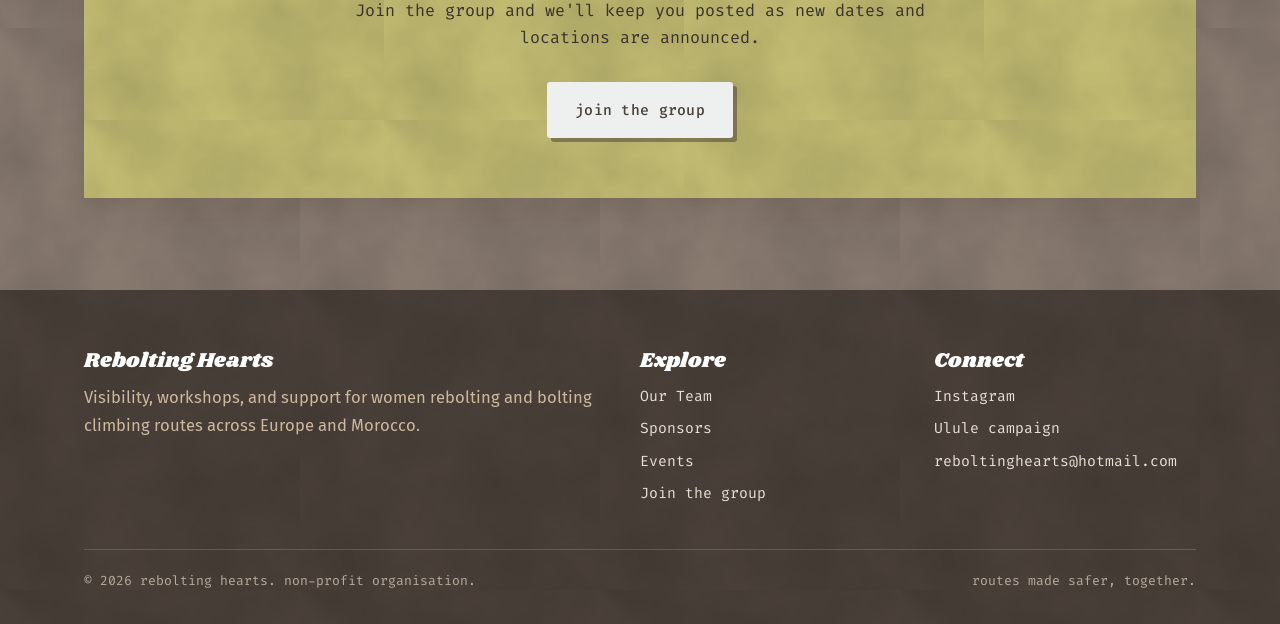
<file: events.html>
<!DOCTYPE html>
<html lang="en">
<head>
<meta charset="UTF-8">
<meta name="viewport" content="width=device-width, initial-scale=1.0">
<title>Workshops & Events — Rebolting Hearts</title>
<meta name="description" content="Upcoming Rebolting Hearts workshops and events across Europe and Morocco.">
<link rel="preconnect" href="https://fonts.googleapis.com">
<link rel="preconnect" href="https://fonts.gstatic.com" crossorigin>
<link href="https://fonts.googleapis.com/css2?family=Shrikhand&family=Fira+Code:wght@400;500&family=Fira+Sans:wght@400;500;600;700&display=swap" rel="stylesheet">
<link rel="alternate" hreflang="en" href="https://rebolting-hearts-website.onrender.com/events.html">
<link rel="alternate" hreflang="fr" href="https://rebolting-hearts-website.onrender.com/fr/events.html">
<link rel="stylesheet" href="css/style.css?v=19">
<script>document.documentElement.classList.add("js");setTimeout(function(){if(!window.__reveal)document.documentElement.classList.add("reveal-all")},2500);</script>
</head>
<body>

<a class="fund-banner" href="https://www.ulule.com/rebolting-hearts-workshops-for-women/" target="_blank" rel="noopener">
  <span class="fund-banner__heart" aria-hidden="true">♥</span>
  <span class="fund-banner__long">Support our Ulule crowdfunding: help us train Moroccan women climbers and rebolt ~25 routes</span>
  <span class="fund-banner__short">Support our crowdfunding on Ulule</span>
  <span class="fund-banner__cta">give now →</span>
</a>

<header class="site-header">
  <nav class="nav">
    <a class="brand" href="index.html">
      <img src="images/brand/logo-small.png" alt="Rebolting Hearts">
    </a>
    <button class="nav-toggle" aria-label="Toggle navigation">☰</button>
    <ul class="nav-links">
      <li><a href="index.html">About</a></li>
      <li><a href="team.html">Team</a></li>
      <li><a href="sponsors.html">Sponsors</a></li>
      <li><a href="events.html" class="active">Events</a></li>
      <li><a href="https://www.instagram.com/rebolting.hearts/" target="_blank" rel="noopener">Instagram</a></li>
      <li><a href="join.html" class="nav-cta">Join Us</a></li>
    </ul>
    <div class="lang-switch" aria-label="Language">
      <a href="events.html" lang="en" aria-current="true">EN</a>
      <a href="fr/events.html" lang="fr" hreflang="fr">FR</a>
    </div>
    <a class="nav-fund" href="https://www.ulule.com/rebolting-hearts-workshops-for-women/" target="_blank" rel="noopener"><span aria-hidden="true">♥</span> fund us</a>
  </nav>
</header>

<div class="page-header">
  <img src="images/photos/alpine-crack.jpg" alt="A climber on a granite slab at Alpine Hearts 2024" style="object-position: 50% 40%;">
  <div class="page-header__content">
    <span class="eyebrow">What's coming up</span>
    <h1>Workshops & events</h1>
  </div>
</div>

<section class="section">
  <div class="container">
    <p class="lede">
      Hands-on rebolting and bolting workshops for women, run across Europe and Morocco.
    </p>


    <div class="grid reveal" style="margin-top: 2rem; gap: 20px;">

      <div class="event-card">
        <div class="event-date">
          <div class="month">Apr</div>
          <div class="day">TBD</div>
        </div>
        <div>
          <span class="event-tag">First workshop</span>
          <h3><a href="events/morocco.html">Rebolting Workshop — Morocco</a></h3>
          <p>Our very first on-the-rock workshop: anchor inspection, hardware, and
          hands-on rebolting, open to women climbers of all backgrounds.</p>
          <a href="events/morocco.html" class="btn btn--outline">View details</a>
        </div>
      </div>

      <div class="event-card">
        <div class="event-date">
          <div class="month">TBD</div>
          <div class="day">—</div>
        </div>
        <div>
          <span class="event-tag">Coming soon</span>
          <h3>Europe Workshop — Location TBD</h3>
          <p>[Placeholder for the next workshop in Europe. Replace once dates and venue
          are confirmed.]</p>
        </div>
      </div>

      <div class="event-card">
        <div class="event-date">
          <div class="month">TBD</div>
          <div class="day">—</div>
        </div>
        <div>
          <span class="event-tag">Coming soon</span>
          <h3>Community Meetup — Location TBD</h3>
          <p>[Placeholder for an informal meetup or social event. Replace once planned.]</p>
        </div>
      </div>

    </div>
  </div>
</section>

<section class="section section--alt">
  <div class="container">
    <div class="callout">
      <h2>Want to be first to know about new workshops?</h2>
      <p>Join the group and we'll keep you posted as new dates and locations are announced.</p>
      <div class="btn-row">
        <a href="join.html" class="btn btn--light">Join the group</a>
      </div>
    </div>
  </div>
</section>

<footer class="site-footer">
  <div class="container">
    <div class="footer-grid">
      <div>
        <h4>Rebolting Hearts</h4>
        <p style="color:#cbb99f;">Visibility, workshops, and support for women rebolting and
        bolting climbing routes across Europe and Morocco.</p>
      </div>
      <div>
        <h4>Explore</h4>
        <ul>
          <li><a href="team.html">Our Team</a></li>
          <li><a href="sponsors.html">Sponsors</a></li>
          <li><a href="events.html">Events</a></li>
          <li><a href="join.html">Join the group</a></li>
        </ul>
      </div>
      <div>
        <h4>Connect</h4>
        <ul>
          <li><a href="https://www.instagram.com/rebolting.hearts/" target="_blank" rel="noopener">Instagram</a></li>
          <li><a href="https://www.ulule.com/rebolting-hearts-workshops-for-women/" target="_blank" rel="noopener">Ulule campaign</a></li>
          <li><a href="mailto:reboltinghearts@hotmail.com">reboltinghearts@hotmail.com</a></li>
        </ul>
      </div>
    </div>
    <div class="footer-bottom">
      <span>© 2026 Rebolting Hearts. Non-profit organisation.</span>
      <span>Routes made safer, together.</span>
    </div>
  </div>
</footer>

<script>
(function () {
  window.__reveal = true;
  var toggle = document.querySelector(".nav-toggle");
  var links = document.querySelector(".nav-links");
  if (toggle && links) {
    toggle.addEventListener("click", function () { links.classList.toggle("open"); });
  }
  var els = document.querySelectorAll(".reveal");
  if (!("IntersectionObserver" in window)) {
    document.documentElement.classList.add("reveal-all");
    return;
  }
  var observer = new IntersectionObserver(function (entries) {
    entries.forEach(function (entry) {
      if (entry.isIntersecting) {
        entry.target.classList.add("is-visible");
        observer.unobserve(entry.target);
      }
    });
  }, { threshold: 0, rootMargin: "0px 0px -8% 0px" });
  els.forEach(function (el) { observer.observe(el); });
})();
</script>
</body>
</html>
</file>
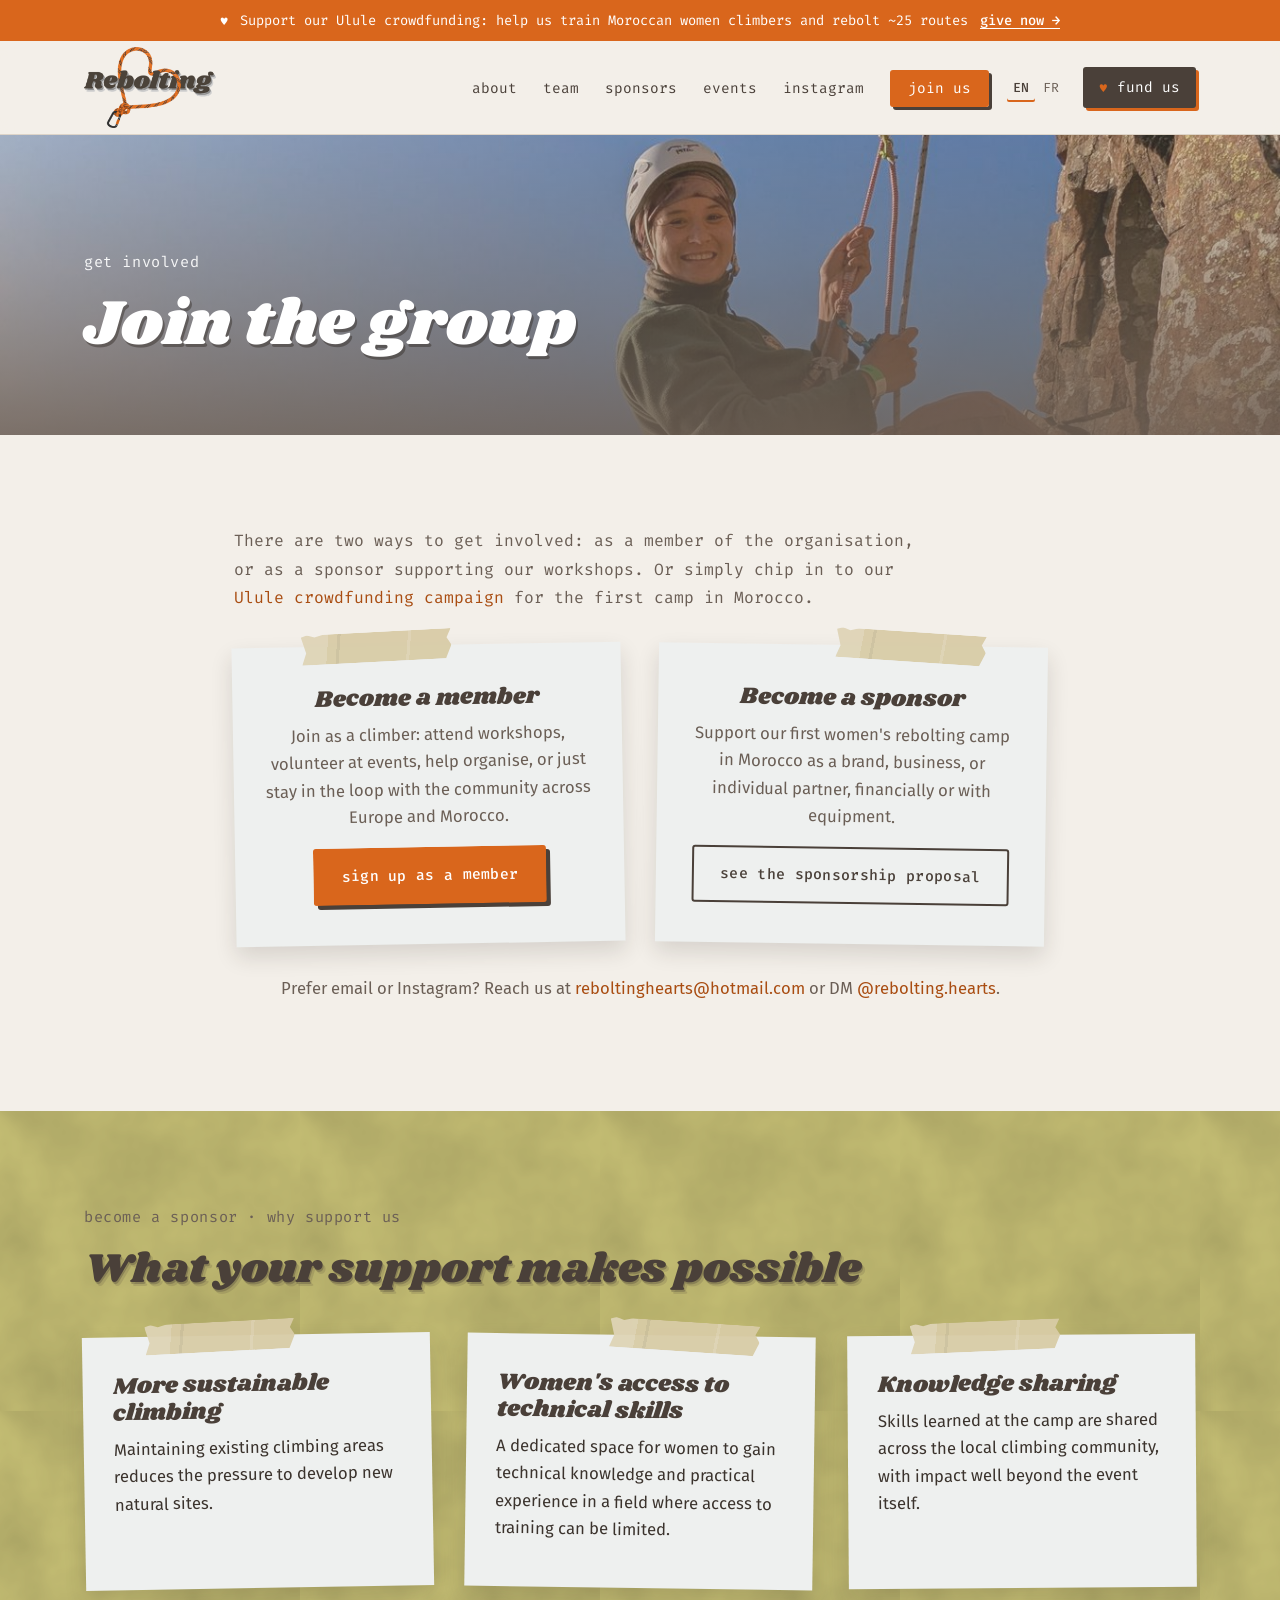
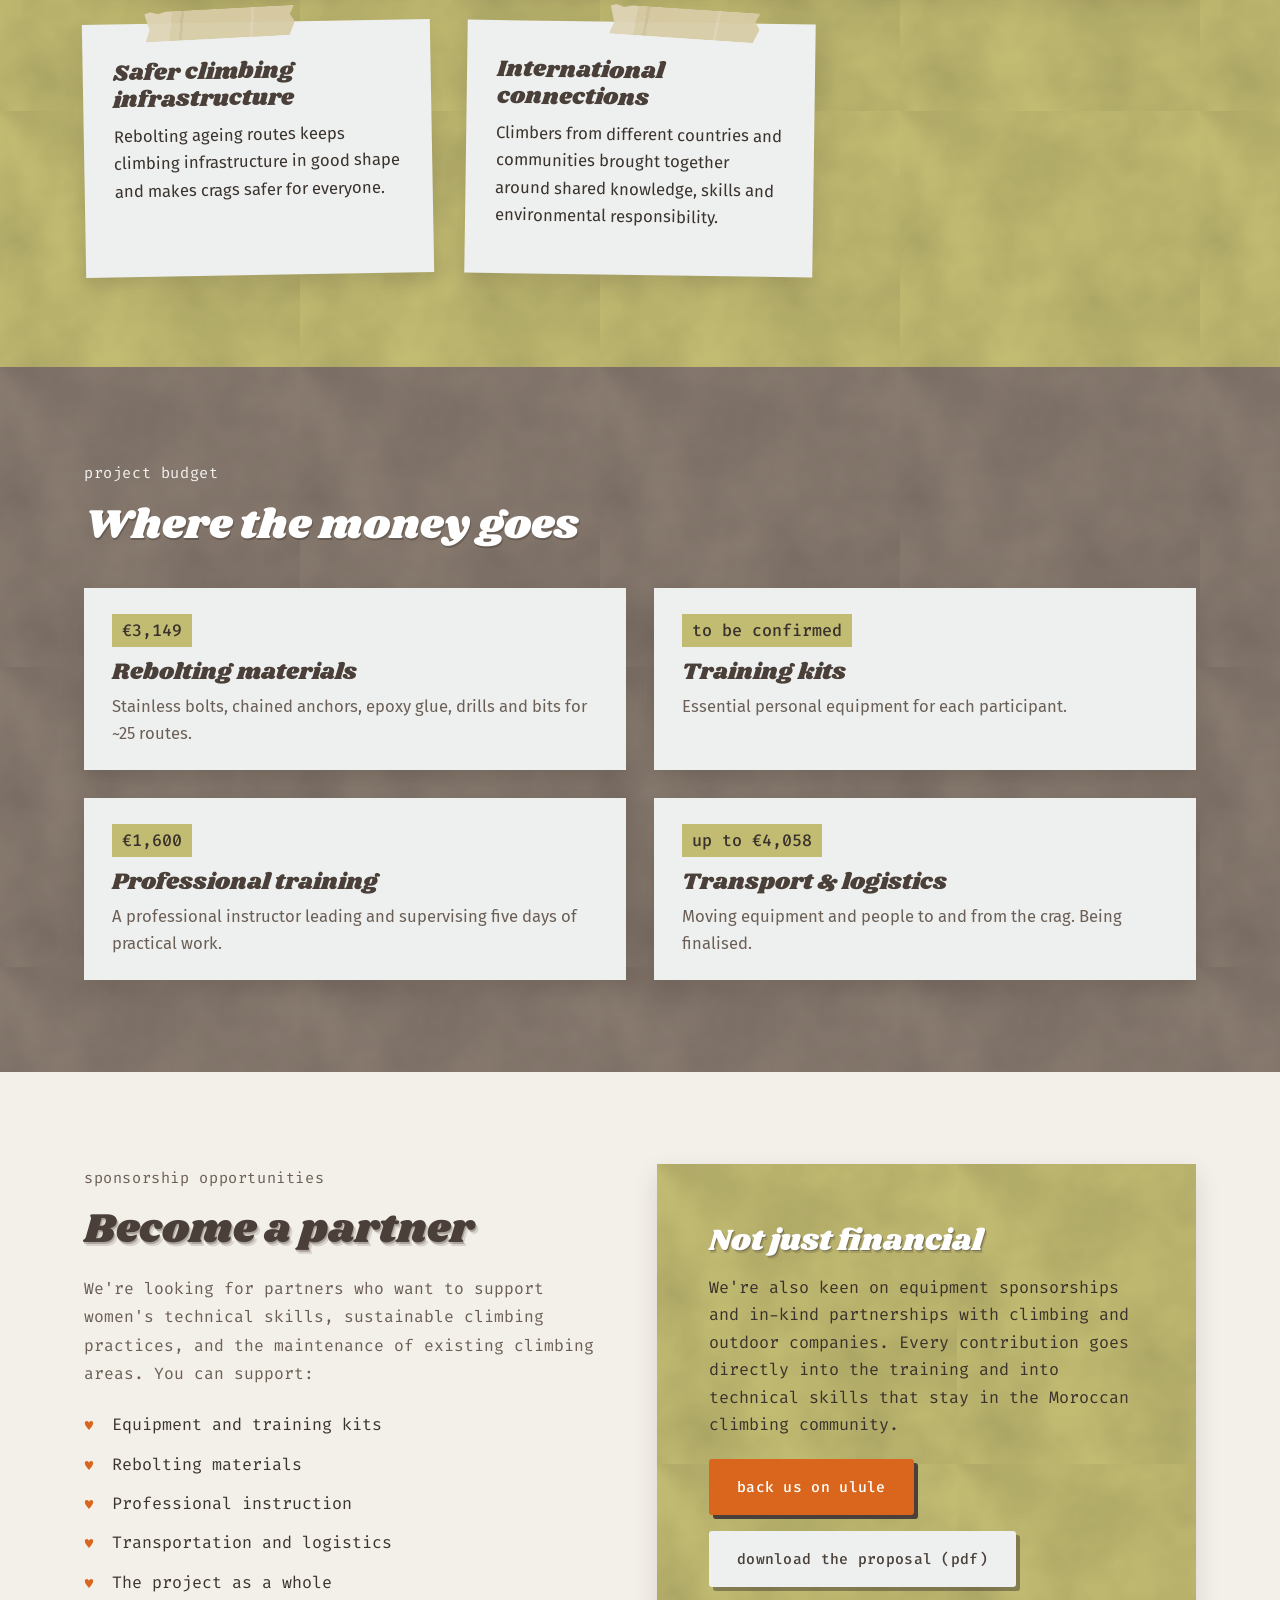
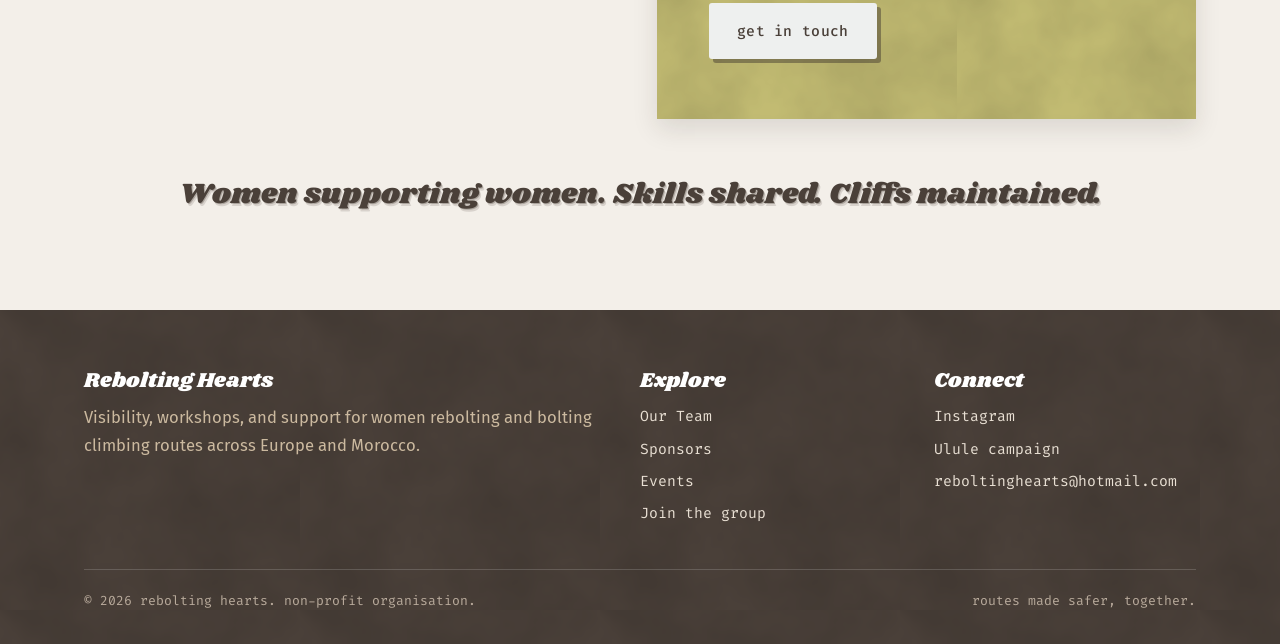
<file: join.html>
<!DOCTYPE html>
<html lang="en">
<head>
<meta charset="UTF-8">
<meta name="viewport" content="width=device-width, initial-scale=1.0">
<title>Join the Group — Rebolting Hearts</title>
<meta name="description" content="Join the Rebolting Hearts community of women rebolting and bolting climbing routes.">
<link rel="preconnect" href="https://fonts.googleapis.com">
<link rel="preconnect" href="https://fonts.gstatic.com" crossorigin>
<link href="https://fonts.googleapis.com/css2?family=Shrikhand&family=Fira+Code:wght@400;500&family=Fira+Sans:wght@400;500;600;700&display=swap" rel="stylesheet">
<link rel="alternate" hreflang="en" href="https://rebolting-hearts-website.onrender.com/join.html">
<link rel="alternate" hreflang="fr" href="https://rebolting-hearts-website.onrender.com/fr/join.html">
<link rel="stylesheet" href="css/style.css?v=19">
<script>document.documentElement.classList.add("js");setTimeout(function(){if(!window.__reveal)document.documentElement.classList.add("reveal-all")},2500);</script>
</head>
<body>

<a class="fund-banner" href="https://www.ulule.com/rebolting-hearts-workshops-for-women/" target="_blank" rel="noopener">
  <span class="fund-banner__heart" aria-hidden="true">♥</span>
  <span class="fund-banner__long">Support our Ulule crowdfunding: help us train Moroccan women climbers and rebolt ~25 routes</span>
  <span class="fund-banner__short">Support our crowdfunding on Ulule</span>
  <span class="fund-banner__cta">give now →</span>
</a>

<header class="site-header">
  <nav class="nav">
    <a class="brand" href="index.html">
      <img src="images/brand/logo-small.png" alt="Rebolting Hearts">
    </a>
    <button class="nav-toggle" aria-label="Toggle navigation">☰</button>
    <ul class="nav-links">
      <li><a href="index.html">About</a></li>
      <li><a href="team.html">Team</a></li>
      <li><a href="sponsors.html">Sponsors</a></li>
      <li><a href="events.html">Events</a></li>
      <li><a href="https://www.instagram.com/rebolting.hearts/" target="_blank" rel="noopener">Instagram</a></li>
      <li><a href="join.html" class="nav-cta active">Join Us</a></li>
    </ul>
    <div class="lang-switch" aria-label="Language">
      <a href="join.html" lang="en" aria-current="true">EN</a>
      <a href="fr/join.html" lang="fr" hreflang="fr">FR</a>
    </div>
    <a class="nav-fund" href="https://www.ulule.com/rebolting-hearts-workshops-for-women/" target="_blank" rel="noopener"><span aria-hidden="true">♥</span> fund us</a>
  </nav>
</header>

<div class="page-header">
  <img src="images/photos/sea-rappel.jpg" alt="A climber rappelling down a sea cliff" style="object-position: 50% 30%;">
  <div class="page-header__content">
    <span class="eyebrow">Get involved</span>
    <h1>Join the group</h1>
  </div>
</div>

<section class="section">
  <div class="container" style="max-width: 860px;">
    <p class="lede">
      There are two ways to get involved: as a member of the organisation, or as a
      sponsor supporting our workshops. Or simply chip in to our
      <a href="https://www.ulule.com/rebolting-hearts-workshops-for-women/" target="_blank" rel="noopener">Ulule crowdfunding campaign</a> for the first camp in Morocco.
    </p>

    <div class="grid grid--2 reveal" style="margin-top: 2rem;">
      <div id="member" class="card" style="text-align:center; padding: 40px 28px;">
        <h3>Become a member</h3>
        <p style="color: var(--color-text-muted);">
          Join as a climber: attend workshops, volunteer at events, help organise, or
          just stay in the loop with the community across Europe and Morocco.
        </p>
        <a href="https://docs.google.com/forms/d/e/1FAIpQLSelO9T27MAiflbq3Jxx94e4WW87y0ERPphJh5VDOG46L3EQLg/viewform?usp=header" target="_blank" rel="noopener" class="btn btn--primary">
          Sign up as a member
        </a>
      </div>

      <div id="sponsor" class="card" style="text-align:center; padding: 40px 28px;">
        <h3>Become a sponsor</h3>
        <p style="color: var(--color-text-muted);">
          Support our first women's rebolting camp in Morocco as a brand, business, or
          individual partner, financially or with equipment.
        </p>
        <a href="#become-a-sponsor" class="btn btn--outline">
          See the sponsorship proposal
        </a>
      </div>
    </div>

    <p style="margin-top: 2rem; text-align:center; color: var(--color-text-muted);">
      Prefer email or Instagram? Reach us at
      <a href="mailto:reboltinghearts@hotmail.com">reboltinghearts@hotmail.com</a>
      or DM <a href="https://www.instagram.com/rebolting.hearts/" target="_blank" rel="noopener">@rebolting.hearts</a>.
    </p>
  </div>
</section>

<section class="section section--olive" id="become-a-sponsor">
  <div class="container reveal">
    <span class="eyebrow">become a sponsor · why support us</span>
    <h2>What your support makes possible</h2>
    <div class="grid grid--3" style="margin-top: 2.6rem;">
      <div class="card">
        <h3>More sustainable climbing</h3>
        <p>Maintaining existing climbing areas reduces the pressure to develop new natural sites.</p>
      </div>
      <div class="card">
        <h3>Women's access to technical skills</h3>
        <p>A dedicated space for women to gain technical knowledge and practical experience in a
        field where access to training can be limited.</p>
      </div>
      <div class="card">
        <h3>Knowledge sharing</h3>
        <p>Skills learned at the camp are shared across the local climbing community, with impact
        well beyond the event itself.</p>
      </div>
      <div class="card">
        <h3>Safer climbing infrastructure</h3>
        <p>Rebolting ageing routes keeps climbing infrastructure in good shape and makes crags
        safer for everyone.</p>
      </div>
      <div class="card">
        <h3>International connections</h3>
        <p>Climbers from different countries and communities brought together around shared
        knowledge, skills and environmental responsibility.</p>
      </div>
    </div>
  </div>
</section>

<section class="section section--alt">
  <div class="container reveal">
    <span class="eyebrow">project budget</span>
    <h2>Where the money goes</h2>
    <div class="budget-grid">
      <div class="budget-item">
        <span class="budget-item__amount">€3,149</span>
        <h3>Rebolting materials</h3>
        <p>Stainless bolts, chained anchors, epoxy glue, drills and bits for ~25 routes.</p>
      </div>
      <div class="budget-item">
        <span class="budget-item__amount">to be confirmed</span>
        <h3>Training kits</h3>
        <p>Essential personal equipment for each participant.</p>
      </div>
      <div class="budget-item">
        <span class="budget-item__amount">€1,600</span>
        <h3>Professional training</h3>
        <p>A professional instructor leading and supervising five days of practical work.</p>
      </div>
      <div class="budget-item">
        <span class="budget-item__amount">up to €4,058</span>
        <h3>Transport &amp; logistics</h3>
        <p>Moving equipment and people to and from the crag. Being finalised.</p>
      </div>
    </div>
  </div>
</section>

<section class="section">
  <div class="container reveal">
    <div class="grid grid--2" style="align-items: start;">
      <div>
        <span class="eyebrow">sponsorship opportunities</span>
        <h2>Become a partner</h2>
        <p class="lede">
          We're looking for partners who want to support women's technical skills, sustainable
          climbing practices, and the maintenance of existing climbing areas. You can support:
        </p>
        <ul class="tick-list">
          <li>Equipment and training kits</li>
          <li>Rebolting materials</li>
          <li>Professional instruction</li>
          <li>Transportation and logistics</li>
          <li>The project as a whole</li>
        </ul>
      </div>
      <div class="callout" style="text-align: left;">
        <h2 style="font-size: 1.9rem;">Not just financial</h2>
        <p style="margin: 0 0 1.2em;">
          We're also keen on equipment sponsorships and in-kind partnerships with climbing and
          outdoor companies. Every contribution goes directly into the training and into
          technical skills that stay in the Moroccan climbing community.
        </p>
        <div class="btn-row" style="justify-content: flex-start; margin-top: 0;">
          <a href="https://www.ulule.com/rebolting-hearts-workshops-for-women/" target="_blank" rel="noopener" class="btn btn--primary">Back us on Ulule</a>
          <a href="images/sponsors/Sponsorship%20proposal.pdf" target="_blank" rel="noopener" class="btn btn--light">Download the proposal (PDF)</a>
          <a href="mailto:reboltinghearts@hotmail.com?subject=Sponsoring%20Rebolting%20Hearts" class="btn btn--light">Get in touch</a>
        </div>
      </div>
    </div>
    <p class="tagline">Women supporting women. Skills shared. Cliffs maintained.</p>
  </div>
</section>

<footer class="site-footer">
  <div class="container">
    <div class="footer-grid">
      <div>
        <h4>Rebolting Hearts</h4>
        <p style="color:#cbb99f;">Visibility, workshops, and support for women rebolting and
        bolting climbing routes across Europe and Morocco.</p>
      </div>
      <div>
        <h4>Explore</h4>
        <ul>
          <li><a href="team.html">Our Team</a></li>
          <li><a href="sponsors.html">Sponsors</a></li>
          <li><a href="events.html">Events</a></li>
          <li><a href="join.html">Join the group</a></li>
        </ul>
      </div>
      <div>
        <h4>Connect</h4>
        <ul>
          <li><a href="https://www.instagram.com/rebolting.hearts/" target="_blank" rel="noopener">Instagram</a></li>
          <li><a href="https://www.ulule.com/rebolting-hearts-workshops-for-women/" target="_blank" rel="noopener">Ulule campaign</a></li>
          <li><a href="mailto:reboltinghearts@hotmail.com">reboltinghearts@hotmail.com</a></li>
        </ul>
      </div>
    </div>
    <div class="footer-bottom">
      <span>© 2026 Rebolting Hearts. Non-profit organisation.</span>
      <span>Routes made safer, together.</span>
    </div>
  </div>
</footer>

<script>
(function () {
  window.__reveal = true;
  var toggle = document.querySelector(".nav-toggle");
  var links = document.querySelector(".nav-links");
  if (toggle && links) {
    toggle.addEventListener("click", function () { links.classList.toggle("open"); });
  }
  var els = document.querySelectorAll(".reveal");
  if (!("IntersectionObserver" in window)) {
    document.documentElement.classList.add("reveal-all");
    return;
  }
  var observer = new IntersectionObserver(function (entries) {
    entries.forEach(function (entry) {
      if (entry.isIntersecting) {
        entry.target.classList.add("is-visible");
        observer.unobserve(entry.target);
      }
    });
  }, { threshold: 0, rootMargin: "0px 0px -8% 0px" });
  els.forEach(function (el) { observer.observe(el); });
})();
</script>
</body>
</html>
</file>
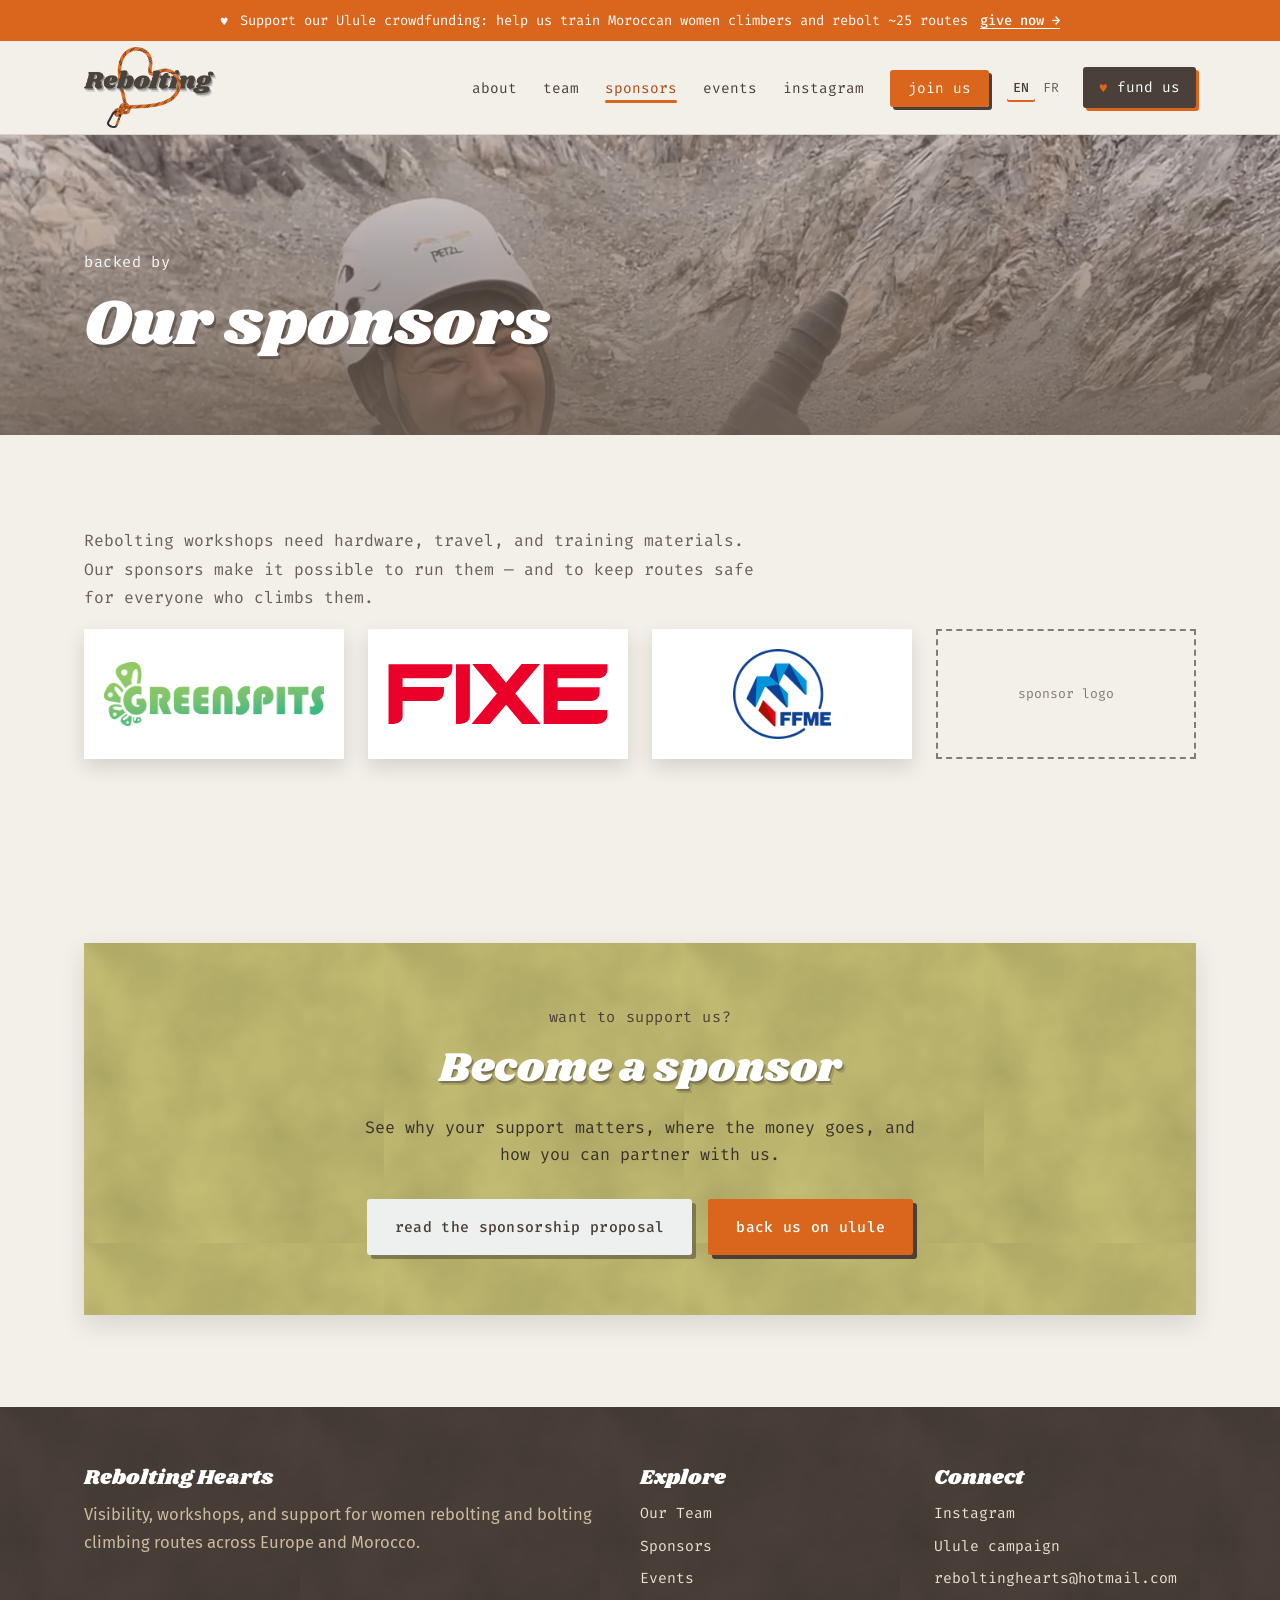
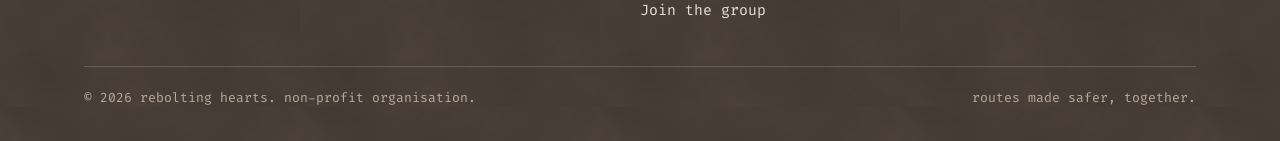
<file: sponsors.html>
<!DOCTYPE html>
<html lang="en">
<head>
<meta charset="UTF-8">
<meta name="viewport" content="width=device-width, initial-scale=1.0">
<title>Sponsors — Rebolting Hearts</title>
<meta name="description" content="Meet the sponsors supporting Rebolting Hearts, and learn how to become one.">
<link rel="preconnect" href="https://fonts.googleapis.com">
<link rel="preconnect" href="https://fonts.gstatic.com" crossorigin>
<link href="https://fonts.googleapis.com/css2?family=Shrikhand&family=Fira+Code:wght@400;500&family=Fira+Sans:wght@400;500;600;700&display=swap" rel="stylesheet">
<link rel="alternate" hreflang="en" href="https://rebolting-hearts-website.onrender.com/sponsors.html">
<link rel="alternate" hreflang="fr" href="https://rebolting-hearts-website.onrender.com/fr/sponsors.html">
<link rel="stylesheet" href="css/style.css?v=19">
<script>document.documentElement.classList.add("js");setTimeout(function(){if(!window.__reveal)document.documentElement.classList.add("reveal-all")},2500);</script>
</head>
<body>

<a class="fund-banner" href="https://www.ulule.com/rebolting-hearts-workshops-for-women/" target="_blank" rel="noopener">
  <span class="fund-banner__heart" aria-hidden="true">♥</span>
  <span class="fund-banner__long">Support our Ulule crowdfunding: help us train Moroccan women climbers and rebolt ~25 routes</span>
  <span class="fund-banner__short">Support our crowdfunding on Ulule</span>
  <span class="fund-banner__cta">give now →</span>
</a>

<header class="site-header">
  <nav class="nav">
    <a class="brand" href="index.html">
      <img src="images/brand/logo-small.png" alt="Rebolting Hearts">
    </a>
    <button class="nav-toggle" aria-label="Toggle navigation">☰</button>
    <ul class="nav-links">
      <li><a href="index.html">About</a></li>
      <li><a href="team.html">Team</a></li>
      <li><a href="sponsors.html" class="active">Sponsors</a></li>
      <li><a href="events.html">Events</a></li>
      <li><a href="https://www.instagram.com/rebolting.hearts/" target="_blank" rel="noopener">Instagram</a></li>
      <li><a href="join.html" class="nav-cta">Join Us</a></li>
    </ul>
    <div class="lang-switch" aria-label="Language">
      <a href="sponsors.html" lang="en" aria-current="true">EN</a>
      <a href="fr/sponsors.html" lang="fr" hreflang="fr">FR</a>
    </div>
    <a class="nav-fund" href="https://www.ulule.com/rebolting-hearts-workshops-for-women/" target="_blank" rel="noopener"><span aria-hidden="true">♥</span> fund us</a>
  </nav>
</header>

<div class="page-header">
  <img src="images/photos/drill.jpg" alt="Cynthia-Lane holding a rebolting drill on a mountain slab" style="object-position: 50% 6%;">
  <div class="page-header__content">
    <span class="eyebrow">Backed by</span>
    <h1>Our sponsors</h1>
  </div>
</div>

<section class="section">
  <div class="container">
    <p class="lede">
      Rebolting workshops need hardware, travel, and training materials. Our sponsors make
      it possible to run them — and to keep routes safe for everyone who climbs them.
    </p>


    <div class="sponsor-logo-grid reveal">
      <a href="https://greenspits.com/fr/" target="_blank" rel="noopener" class="sponsor-logo sponsor-logo--real" aria-label="Greenspits">
        <img src="images/sponsors/greenspits.png" alt="Greenspits">
      </a>
      <a href="https://www.fixeclimbing.com/fr" target="_blank" rel="noopener" class="sponsor-logo sponsor-logo--real" aria-label="Fixe Climbing">
        <img src="images/sponsors/fixeclimbing.svg" alt="Fixe Climbing">
      </a>
      <a href="https://www.instagram.com/ct_ffme_04/" target="_blank" rel="noopener" class="sponsor-logo sponsor-logo--real" aria-label="FFME 04">
        <img src="images/sponsors/ffme-griffe.png" alt="FFME — Fédération Française de la Montagne et de l'Escalade">
      </a>
      <div class="sponsor-logo">Sponsor logo</div>
    </div>
  </div>
</section>

<section class="section">
  <div class="container reveal">
    <div class="callout">
      <span class="eyebrow">want to support us?</span>
      <h2>Become a sponsor</h2>
      <p>See why your support matters, where the money goes, and how you can partner with us.</p>
      <div class="btn-row">
        <a href="join.html#become-a-sponsor" class="btn btn--light">Read the sponsorship proposal</a>
        <a href="https://www.ulule.com/rebolting-hearts-workshops-for-women/" target="_blank" rel="noopener" class="btn btn--primary">Back us on Ulule</a>
      </div>
    </div>
  </div>
</section>

<footer class="site-footer">
  <div class="container">
    <div class="footer-grid">
      <div>
        <h4>Rebolting Hearts</h4>
        <p style="color:#cbb99f;">Visibility, workshops, and support for women rebolting and
        bolting climbing routes across Europe and Morocco.</p>
      </div>
      <div>
        <h4>Explore</h4>
        <ul>
          <li><a href="team.html">Our Team</a></li>
          <li><a href="sponsors.html">Sponsors</a></li>
          <li><a href="events.html">Events</a></li>
          <li><a href="join.html">Join the group</a></li>
        </ul>
      </div>
      <div>
        <h4>Connect</h4>
        <ul>
          <li><a href="https://www.instagram.com/rebolting.hearts/" target="_blank" rel="noopener">Instagram</a></li>
          <li><a href="https://www.ulule.com/rebolting-hearts-workshops-for-women/" target="_blank" rel="noopener">Ulule campaign</a></li>
          <li><a href="mailto:reboltinghearts@hotmail.com">reboltinghearts@hotmail.com</a></li>
        </ul>
      </div>
    </div>
    <div class="footer-bottom">
      <span>© 2026 Rebolting Hearts. Non-profit organisation.</span>
      <span>Routes made safer, together.</span>
    </div>
  </div>
</footer>

<script>
(function () {
  window.__reveal = true;
  var toggle = document.querySelector(".nav-toggle");
  var links = document.querySelector(".nav-links");
  if (toggle && links) {
    toggle.addEventListener("click", function () { links.classList.toggle("open"); });
  }
  var els = document.querySelectorAll(".reveal");
  if (!("IntersectionObserver" in window)) {
    document.documentElement.classList.add("reveal-all");
    return;
  }
  var observer = new IntersectionObserver(function (entries) {
    entries.forEach(function (entry) {
      if (entry.isIntersecting) {
        entry.target.classList.add("is-visible");
        observer.unobserve(entry.target);
      }
    });
  }, { threshold: 0, rootMargin: "0px 0px -8% 0px" });
  els.forEach(function (el) { observer.observe(el); });
})();
</script>
</body>
</html>
</file>
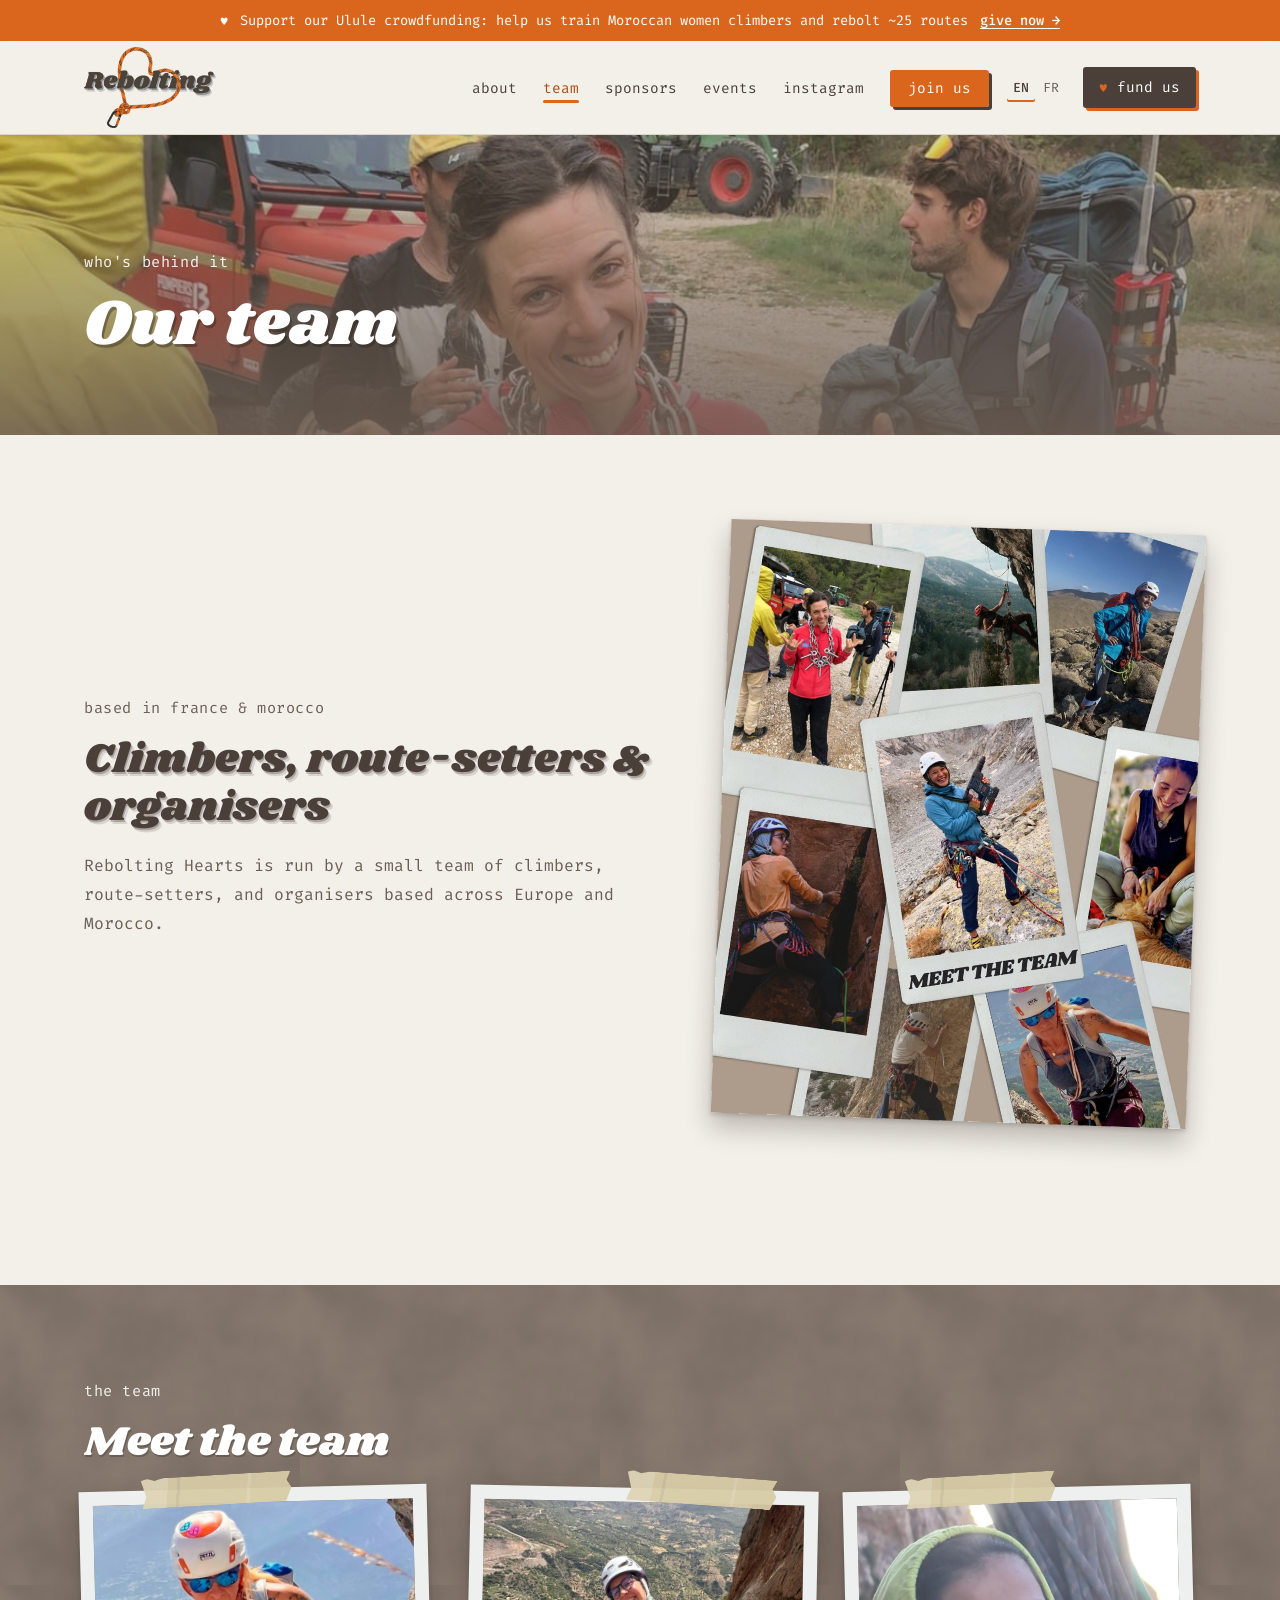
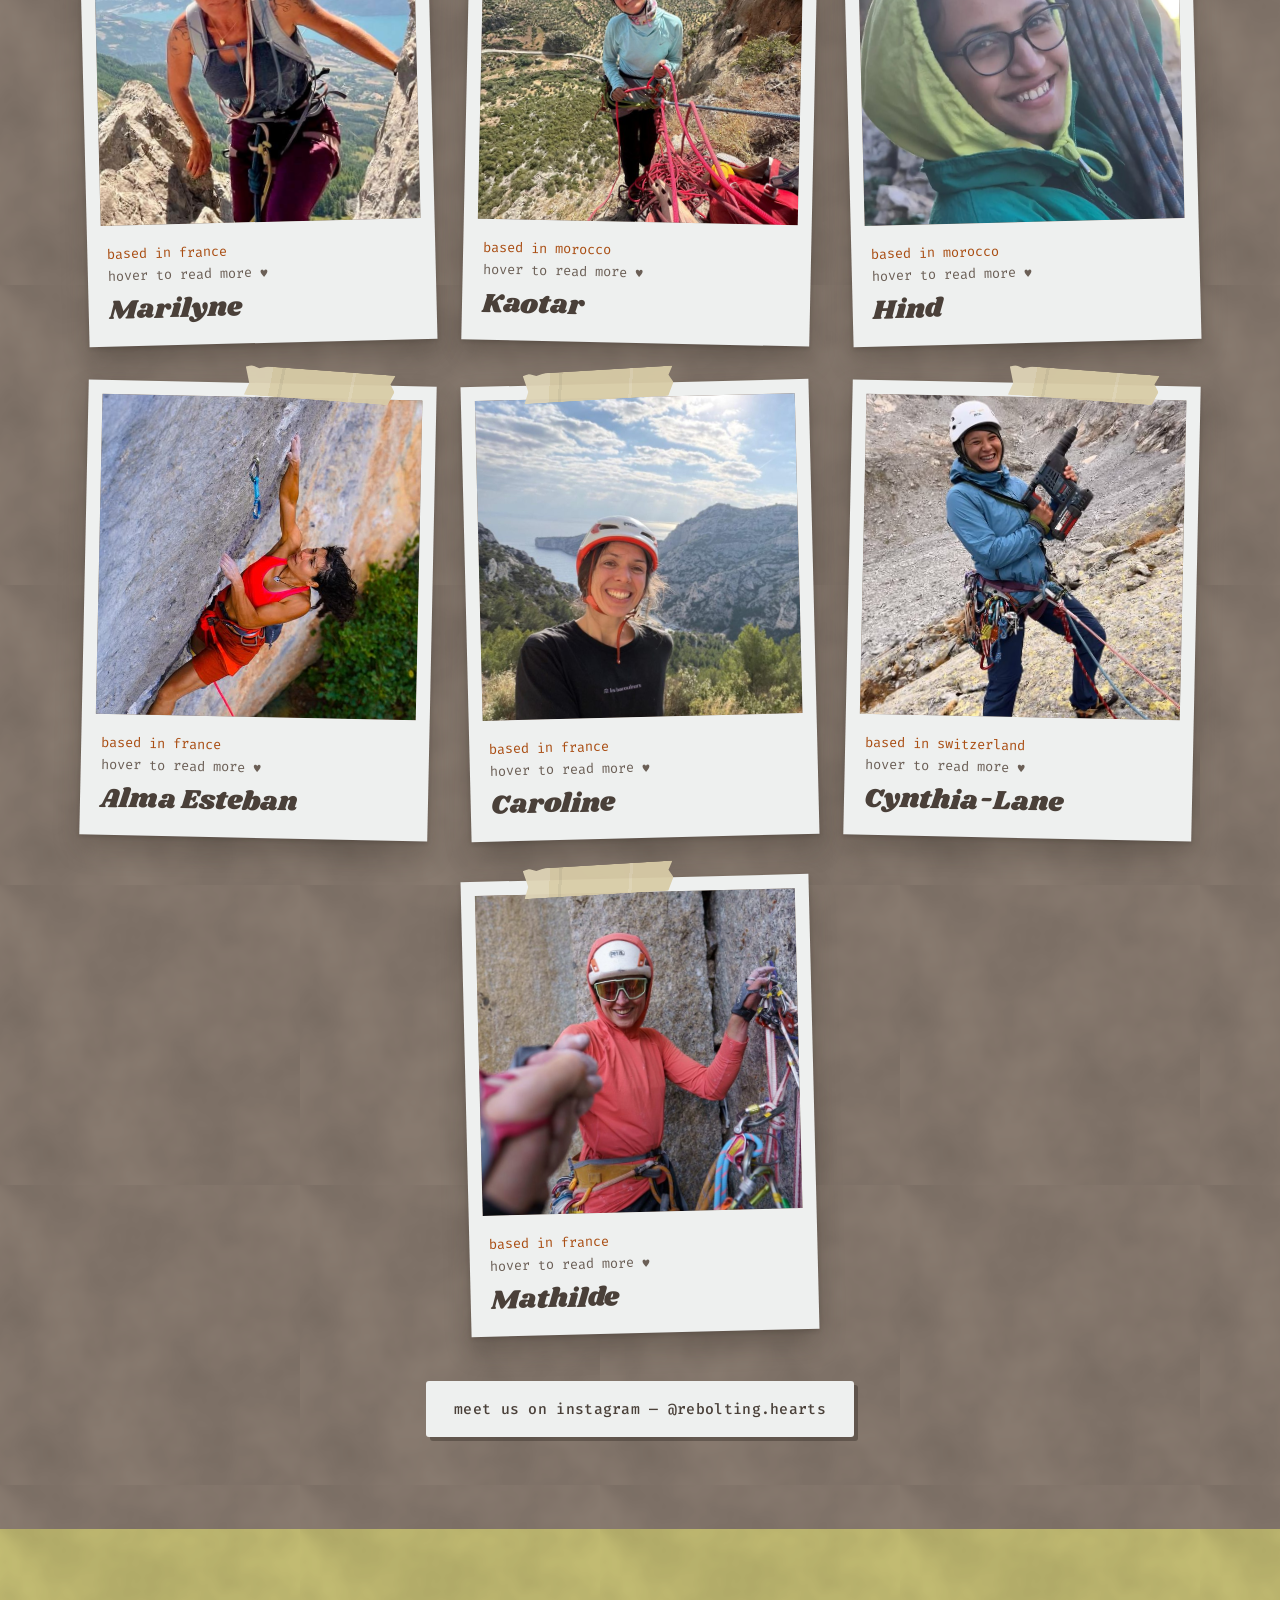
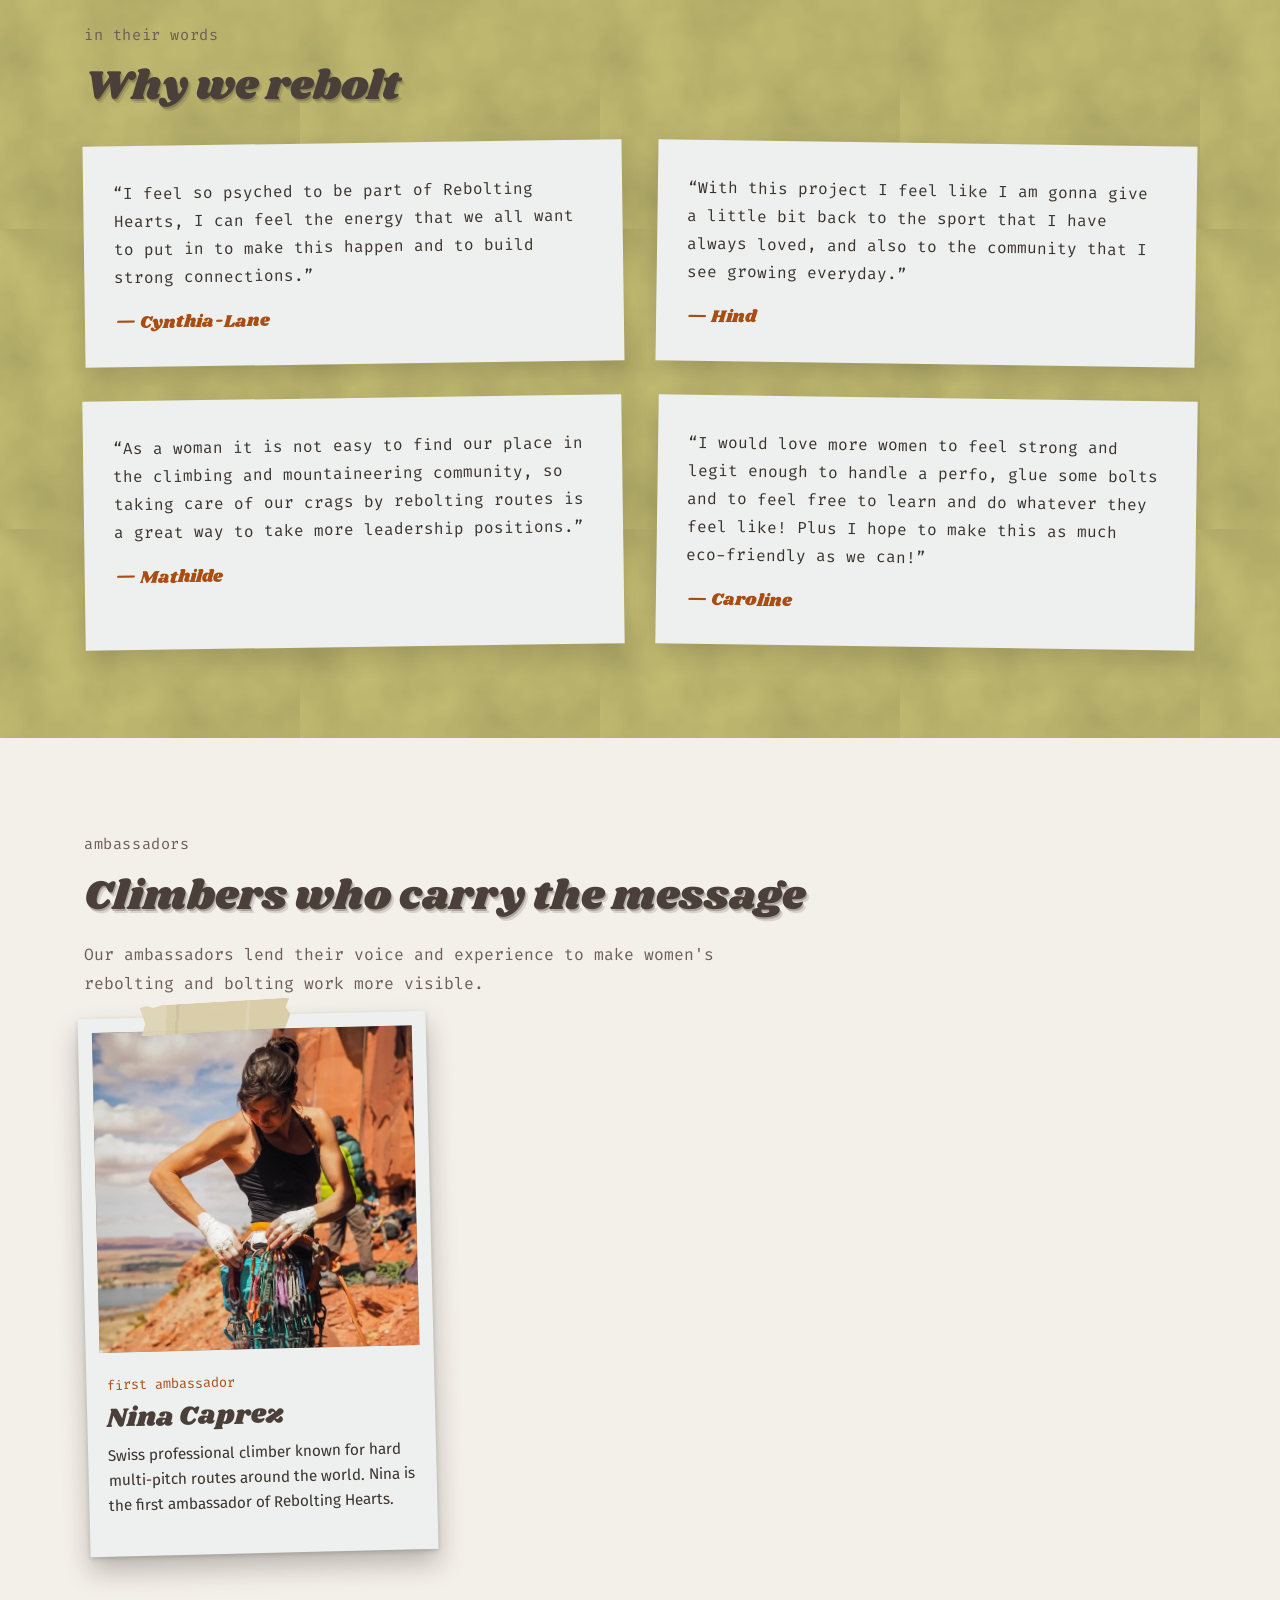
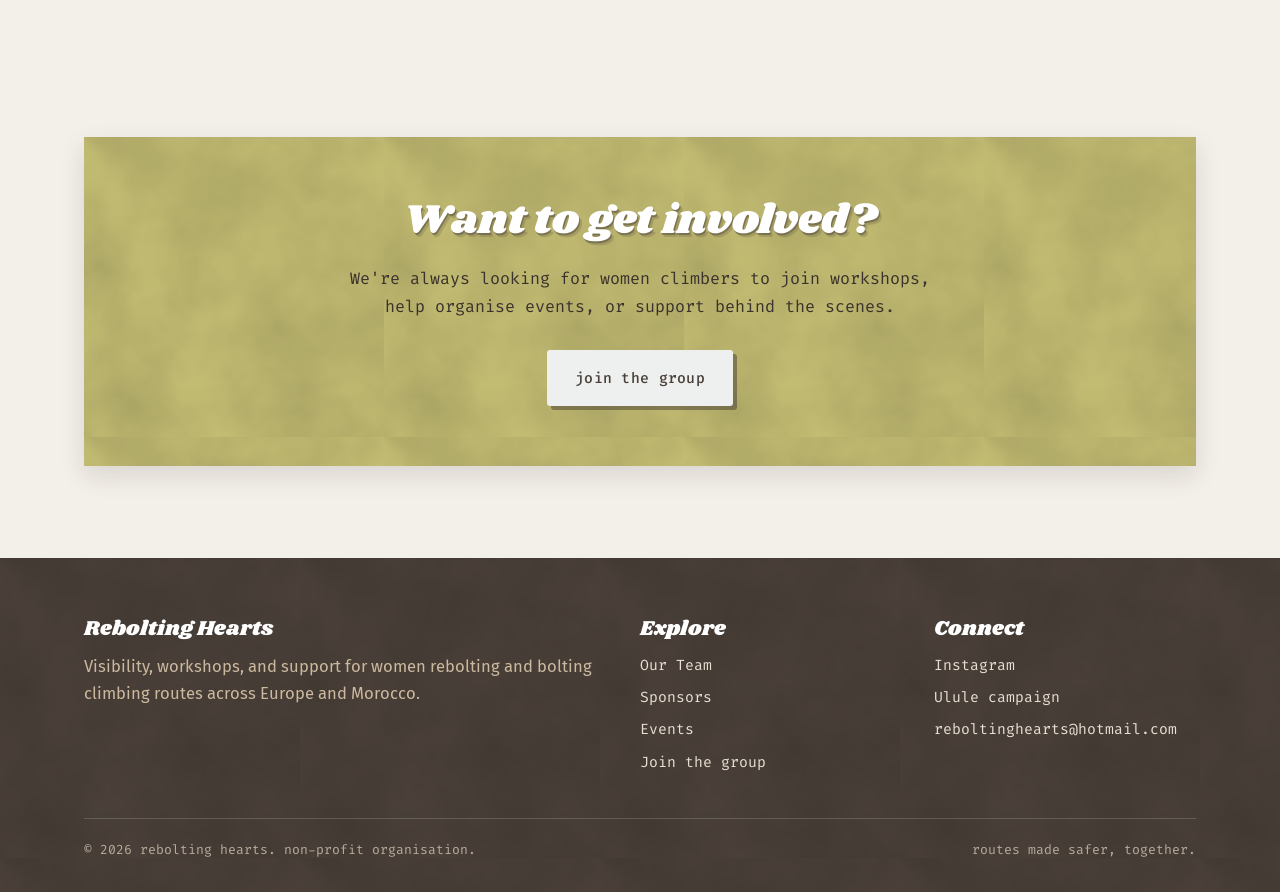
<file: team.html>
<!DOCTYPE html>
<html lang="en">
<head>
<meta charset="UTF-8">
<meta name="viewport" content="width=device-width, initial-scale=1.0">
<title>Our Team — Rebolting Hearts</title>
<meta name="description" content="Meet the team behind Rebolting Hearts.">
<link rel="preconnect" href="https://fonts.googleapis.com">
<link rel="preconnect" href="https://fonts.gstatic.com" crossorigin>
<link href="https://fonts.googleapis.com/css2?family=Shrikhand&family=Fira+Code:wght@400;500&family=Fira+Sans:wght@400;500;600;700&display=swap" rel="stylesheet">
<link rel="alternate" hreflang="en" href="https://rebolting-hearts-website.onrender.com/team.html">
<link rel="alternate" hreflang="fr" href="https://rebolting-hearts-website.onrender.com/fr/team.html">
<link rel="stylesheet" href="css/style.css?v=19">
<script>document.documentElement.classList.add("js");setTimeout(function(){if(!window.__reveal)document.documentElement.classList.add("reveal-all")},2500);</script>
</head>
<body>

<a class="fund-banner" href="https://www.ulule.com/rebolting-hearts-workshops-for-women/" target="_blank" rel="noopener">
  <span class="fund-banner__heart" aria-hidden="true">♥</span>
  <span class="fund-banner__long">Support our Ulule crowdfunding: help us train Moroccan women climbers and rebolt ~25 routes</span>
  <span class="fund-banner__short">Support our crowdfunding on Ulule</span>
  <span class="fund-banner__cta">give now →</span>
</a>

<header class="site-header">
  <nav class="nav">
    <a class="brand" href="index.html">
      <img src="images/brand/logo-small.png" alt="Rebolting Hearts">
    </a>
    <button class="nav-toggle" aria-label="Toggle navigation">☰</button>
    <ul class="nav-links">
      <li><a href="index.html">About</a></li>
      <li><a href="team.html" class="active">Team</a></li>
      <li><a href="sponsors.html">Sponsors</a></li>
      <li><a href="events.html">Events</a></li>
      <li><a href="https://www.instagram.com/rebolting.hearts/" target="_blank" rel="noopener">Instagram</a></li>
      <li><a href="join.html" class="nav-cta">Join Us</a></li>
    </ul>
    <div class="lang-switch" aria-label="Language">
      <a href="team.html" lang="en" aria-current="true">EN</a>
      <a href="fr/team.html" lang="fr" hreflang="fr">FR</a>
    </div>
    <a class="nav-fund" href="https://www.ulule.com/rebolting-hearts-workshops-for-women/" target="_blank" rel="noopener"><span aria-hidden="true">♥</span> fund us</a>
  </nav>
</header>

<div class="page-header">
  <img src="images/photos/team-hangers.jpg" alt="Team member laughing with a chain of bolt hangers around her neck" style="object-position: 50% 22%;">
  <div class="page-header__content">
    <span class="eyebrow">Who's behind it</span>
    <h1>Our team</h1>
  </div>
</div>

<section class="section">
  <div class="container">
    <div class="team-intro">
      <div>
        <span class="eyebrow">based in France &amp; Morocco</span>
        <h2>Climbers, route-setters &amp; organisers</h2>
        <p class="lede">
          Rebolting Hearts is run by a small team of climbers, route-setters, and organisers
          based across Europe and Morocco.
        </p>
      </div>
      <img src="images/photos/meet-the-team.jpg" alt="Collage of polaroid photos of the Rebolting Hearts team climbing and bolting" class="team-collage">
    </div>
  </div>
</section>

<section class="section section--taupe">
  <div class="container">

    <span class="eyebrow">the team</span>
    <h2>Meet the team</h2>
    <div class="grid grid--3 team-grid reveal">
      <div class="team-card has-bio" tabindex="0">
        <div class="team-photo"><img src="images/team/marilyn.jpg" alt="Marilyne climbing" loading="lazy"></div>
        <div class="team-info">
          <div class="team-role">based in France</div>
          <h3>Marilyne</h3>
        </div>
        <div class="team-bio">
          <p>I’m Marilyne, 50 years old. I was born and grew up in the heart of the Ubaye Valley,
          in the French Alps. Mountains have always been part of my life: I have been skiing,
          hiking and mountaineering for as long as I can remember. I started climbing 15 years
          ago, and for the past 5 years I have also been bolting and rebolting climbing routes.
          I am also a member of Greenspits, a renowned community of experienced and committed
          climbing route setters.</p>
          <p>I originally trained as an engineer, and I hold federal qualifications in outdoor
          climbing and a professional qualification as an indoor climbing instructor. Throughout
          my professional career, I have worked to ensure that women’s skills, experiences and
          specific characteristics are better recognised and valued.</p>
          <p>Today, I am involved in projects focusing on women’s leadership and governance in
          sport, and I am proud to be part of the “Club des 300”, a network of women leaders in
          sport supported by the French National Olympic and Sports Committee. I also work on
          projects addressing teenage girls’ disengagement from sport within the South regional
          climbing federation (FFME).</p>
          <p>Supporting Rebolting Hearts feels completely aligned with my values and with the
          meaning I want to give to my commitment to the climbing and mountain communities. I
          hope to contribute through my experience as an instructor and route setter, while also
          helping to build bridges between the different mountain and climbing communities I
          have the chance to be part of.</p>
          <p>I have always loved travelling, meeting people and discovering new ways of sharing
          our passion for the mountains. For me, Alpine Hearts is a natural and exciting way to
          connect, learn from each other and create something meaningful together.</p>
          <p>❤️ Come and join us — let’s build a more connected, inclusive and inspiring climbing
          community together!</p>
        </div>
      </div>
      <div class="team-card has-bio" tabindex="0">
        <div class="team-photo"><img src="images/team/kaotar.jpg" alt="Kaotar climbing" loading="lazy"></div>
        <div class="team-info">
          <div class="team-role">based in Morocco</div>
          <h3>Kaotar</h3>
        </div>
        <div class="team-bio">
          <p>My name is Kaotar, I am 31 years old and I am Moroccan, from Casablanca.</p>
          <p>I’ve been climbing since 2021. I’ve always loved the outdoors (and climbing a little
          more), and what I like most about climbing is everything it teaches me: this feeling of
          humility and all these little life lessons.</p>
          <p>Being part of this project means a lot to me. Sharing this sport with others, this
          passion, is something that is close to my heart, and even more so when it comes to
          sharing it with women like me. Finding each other, climbing together, encouraging each
          other and evolving together, it’s so empowering. 🤍</p>
          <p>I look forward to seeing you at this magnificent event, to share beautiful moments and
          to contribute in my own way to the growth of the female climbing community in Morocco.</p>
        </div>
      </div>
      <div class="team-card has-bio" tabindex="0">
        <div class="team-photo"><img src="images/team/hind.jpg" alt="Hind climbing" loading="lazy"></div>
        <div class="team-info">
          <div class="team-role">based in Morocco</div>
          <h3>Hind</h3>
        </div>
        <div class="team-bio">
          <p>I’m Hind, 33 years old, from Casablanca, Morocco. I have been climbing since 2020, and
          have always been an outdoor lover.</p>
          <p>I have always felt that I get so much from nature and from climbing, and with this
          project I feel like I am gonna give a little bit back to the sport that I have always
          loved, and also to the community that I see growing every day.</p>
          <p>Please come and join us at this beautiful event to support the women’s climbing
          community in Morocco, and to discover and connect. Much love.</p>
        </div>
      </div>
      <div class="team-card has-bio" tabindex="0">
        <div class="team-photo"><img src="images/team/alma.jpg" alt="Alma Esteban climbing" loading="lazy"></div>
        <div class="team-info">
          <div class="team-role">based in France</div>
          <h3>Alma Esteban</h3>
        </div>
        <div class="team-bio">
          <p>I’m Alma Esteban. I’ve been climbing for almost 20 years, and two of the things I love
          most in life are climbing and teaching, including my work as a Warrior’s Way trainer,
          where I help climbers with mental training.</p>
          <p>Being part of a supportive community means the world to me, and I love giving back
          however I can. I’ve organised community events and taught rebolting workshops in the
          past, and for this project, I’ll be guiding our participants through the hands-on
          process of replacing route hardware.</p>
          <p>When I first started climbing, I quickly realised how daunting it can feel to step into
          a well-established space when you’re in the minority. Those subtle, invisible barriers
          can really make you feel like giving up. Having safe, supportive spaces to learn
          together with other women has been such an uplifting experience for me.</p>
          <p>I’ll never forget teaching a women’s rebolting workshop and watching a participant cut
          through an old bolt with a disk cutter. Sparks flying everywhere ✨, biceps flexed 💪,
          completely beaming with confidence 🦹🏻‍♀️. It was such an empowering moment, and it
          completely changed my perspective ❤️‍🔥. I’m so excited to help create more moments like
          that for our community.</p>
          <p>If this speaks to you, please come join us! We’d love to have you on board, no matter
          your background or skill set. There’s a place for everyone here! 🙋🏽‍♀️</p>
        </div>
      </div>
      <div class="team-card has-bio" tabindex="0">
        <div class="team-photo"><img src="images/team/caroline.jpg" alt="Caroline climbing" loading="lazy"></div>
        <div class="team-info">
          <div class="team-role">based in France</div>
          <h3>Caroline</h3>
        </div>
        <div class="team-bio">
          <p>Hi ladies, I’m Caroline, 36. I started rock climbing 10 years ago, I’ve been teaching
          indoor climbing for 4 years, and now I’m just 2 weeks away from finishing my outdoor rock
          climbing degree! Passionate, smiling and with a lot of humour (not liked by everyone), I
          have a lot of energy to get involved in this event and others!</p>
          <p>I’m planning the project for now and hoping I can share some tasks 😉</p>
          <p>I would love more women to feel strong and legit enough to handle a perfo, glue some
          bolts and to feel free to learn and do whatever they feel like! Plus I hope to make this
          event as eco-friendly as we can: rebolting keeps some cliffs from becoming crags with
          heavy works and lots of people disturbing wildlife… and as I’m a bit of a utopian, I
          plan to come by boat and van with my beloved Cachou ❤️ 🐶</p>
          <p>So come join us for the first camp in Morocco, to help us plan and organise the event,
          or just follow us so we feel supported!</p>
        </div>
      </div>
      <div class="team-card has-bio" tabindex="0">
        <div class="team-photo"><img src="images/team/lane.jpg" alt="Cynthia-Lane holding a rebolting drill" loading="lazy"></div>
        <div class="team-info">
          <div class="team-role">based in Switzerland</div>
          <h3>Cynthia-Lane</h3>
        </div>
        <div class="team-bio">
          <p>Heya, my name is Cynthia-Lane (she/they) and I’m based in the Swiss Alps.</p>
          <p>Last year I got involved in rebolting projects around an alpine hut and I loved it!
          I love being part of shaping climbing areas and I love to connect with other Flintas*
          for climbing. I feel so psyched to be part of Rebolting Hearts, I can feel the energy
          that we all want to put in to make this happen and to build strong connections.</p>
          <p>Right now, I’m the person behind the Instagram account and would be happy to share
          this with someone who wants to support this project with their social media skills.
          So, if this community that we are building speaks to you, then slide into our DMs and
          get involved!</p>
          <p>We are happy to have you here!</p>
        </div>
      </div>
      <div class="team-card has-bio" tabindex="0">
        <div class="team-photo"><img src="images/team/mathilde.jpg" alt="Mathilde climbing" loading="lazy"></div>
        <div class="team-info">
          <div class="team-role">based in France</div>
          <h3>Mathilde</h3>
        </div>
        <div class="team-bio">
          <p>I’m Mathilde, a 31-year-old French aspirant mountain guide. I’ve been climbing for
          6 years, and in winter I’m also a mixed and ice climber. I love going on adventures in
          the mountains and opening routes.</p>
          <p>As a woman it is not easy to find our place in the climbing and mountaineering
          community, so taking care of our crags by rebolting routes is a great way to take more
          leadership positions. We are more than qualified to do this, but as long as this field
          is dominated by men, women will feel excluded. Our goal is to teach and inspire others
          to join this adventure.</p>
          <p>I’m really happy to be able to help and take part in this amazing project. Come and
          join us! 🙌🏽</p>
        </div>
      </div>
    </div>
    <div class="btn-row" style="justify-content: center; margin-top: 3rem;">
      <a href="https://www.instagram.com/rebolting.hearts/" target="_blank" rel="noopener" class="btn btn--light">Meet us on Instagram — @rebolting.hearts</a>
    </div>
  </div>
</section>

<section class="section section--olive">
  <div class="container reveal">
    <span class="eyebrow">in their words</span>
    <h2>Why we rebolt</h2>
    <div class="grid grid--2 quote-grid">
      <blockquote class="quote-card">“I feel so psyched to be part of Rebolting Hearts, I can feel the energy that we all want to put in to make this happen and to build strong connections.”<cite class="quote-card__by">— Cynthia-Lane</cite></blockquote>
      <blockquote class="quote-card">“With this project I feel like I am gonna give a little bit back to the sport that I have always loved, and also to the community that I see growing everyday.”<cite class="quote-card__by">— Hind</cite></blockquote>
      <blockquote class="quote-card">“As a woman it is not easy to find our place in the climbing and mountaineering community, so taking care of our crags by rebolting routes is a great way to take more leadership positions.”<cite class="quote-card__by">— Mathilde</cite></blockquote>
      <blockquote class="quote-card">“I would love more women to feel strong and legit enough to handle a perfo, glue some bolts and to feel free to learn and do whatever they feel like! Plus I hope to make this as much eco-friendly as we can!”<cite class="quote-card__by">— Caroline</cite></blockquote>
    </div>
  </div>
</section>

<section class="section" id="ambassadors">
  <div class="container reveal">
    <span class="eyebrow">Ambassadors</span>
    <h2>Climbers who carry the message</h2>
    <p class="lede">
      Our ambassadors lend their voice and experience to make women's rebolting and
      bolting work more visible.
    </p>

    <div class="grid grid--3">
      <div class="team-card">
        <div class="team-photo"><img src="images/photos/AMBASSADORS_nina_caprez.webp" alt="Nina Caprez racking up her gear below a sandstone wall" loading="lazy"></div>
        <div class="team-info">
          <div class="team-role">First Ambassador</div>
          <h3>Nina Caprez</h3>
          <p>Swiss professional climber known for hard multi-pitch routes around the
          world. Nina is the first ambassador of Rebolting Hearts.</p>
        </div>
      </div>
    </div>
  </div>
</section>

<section class="section">
  <div class="container">
    <div class="callout">
      <h2>Want to get involved?</h2>
      <p>We're always looking for women climbers to join workshops, help organise events,
      or support behind the scenes.</p>
      <div class="btn-row">
        <a href="join.html" class="btn btn--light">Join the group</a>
      </div>
    </div>
  </div>
</section>

<footer class="site-footer">
  <div class="container">
    <div class="footer-grid">
      <div>
        <h4>Rebolting Hearts</h4>
        <p style="color:#cbb99f;">Visibility, workshops, and support for women rebolting and
        bolting climbing routes across Europe and Morocco.</p>
      </div>
      <div>
        <h4>Explore</h4>
        <ul>
          <li><a href="team.html">Our Team</a></li>
          <li><a href="sponsors.html">Sponsors</a></li>
          <li><a href="events.html">Events</a></li>
          <li><a href="join.html">Join the group</a></li>
        </ul>
      </div>
      <div>
        <h4>Connect</h4>
        <ul>
          <li><a href="https://www.instagram.com/rebolting.hearts/" target="_blank" rel="noopener">Instagram</a></li>
          <li><a href="https://www.ulule.com/rebolting-hearts-workshops-for-women/" target="_blank" rel="noopener">Ulule campaign</a></li>
          <li><a href="mailto:reboltinghearts@hotmail.com">reboltinghearts@hotmail.com</a></li>
        </ul>
      </div>
    </div>
    <div class="footer-bottom">
      <span>© 2026 Rebolting Hearts. Non-profit organisation.</span>
      <span>Routes made safer, together.</span>
    </div>
  </div>
</footer>

<script>
(function () {
  window.__reveal = true;
  var toggle = document.querySelector(".nav-toggle");
  var links = document.querySelector(".nav-links");
  if (toggle && links) {
    toggle.addEventListener("click", function () { links.classList.toggle("open"); });
  }
  var els = document.querySelectorAll(".reveal");
  if (!("IntersectionObserver" in window)) {
    document.documentElement.classList.add("reveal-all");
    return;
  }
  var observer = new IntersectionObserver(function (entries) {
    entries.forEach(function (entry) {
      if (entry.isIntersecting) {
        entry.target.classList.add("is-visible");
        observer.unobserve(entry.target);
      }
    });
  }, { threshold: 0, rootMargin: "0px 0px -8% 0px" });
  els.forEach(function (el) { observer.observe(el); });
})();
</script>
</body>
</html>
</file>
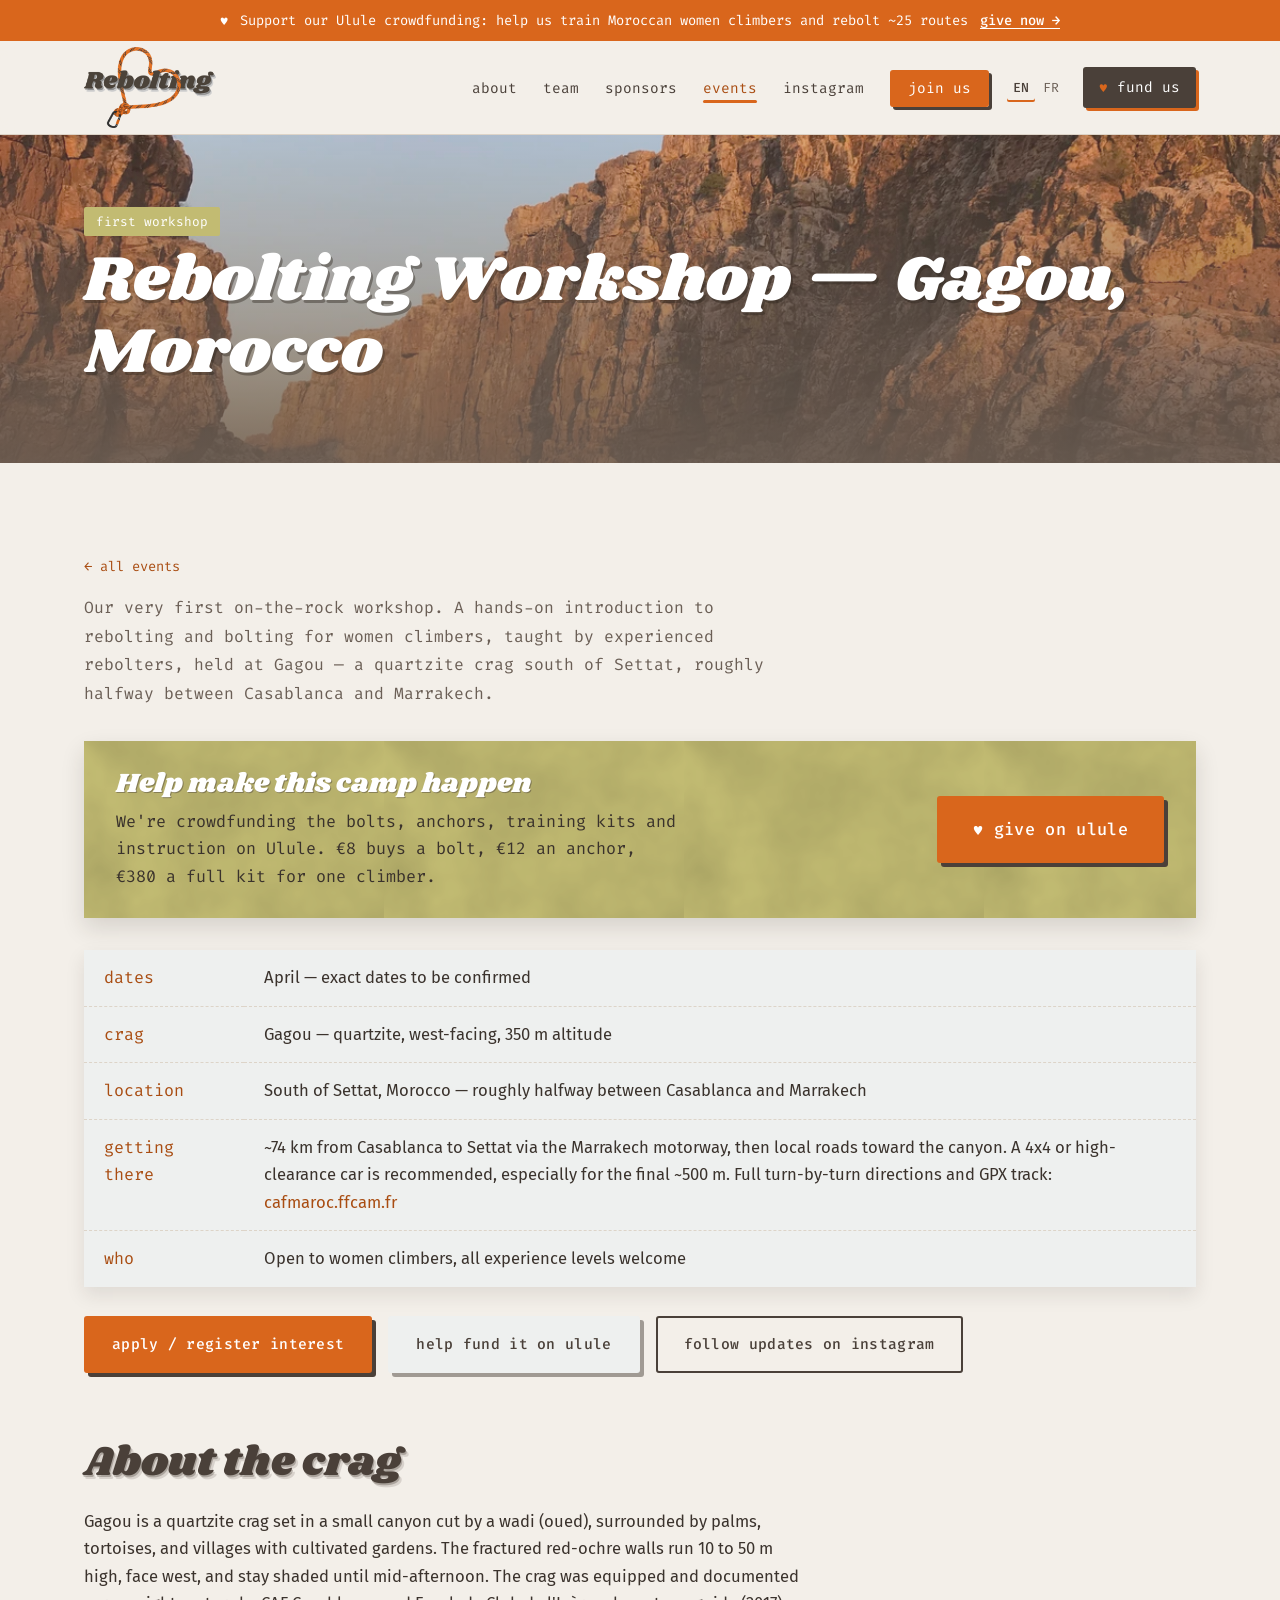
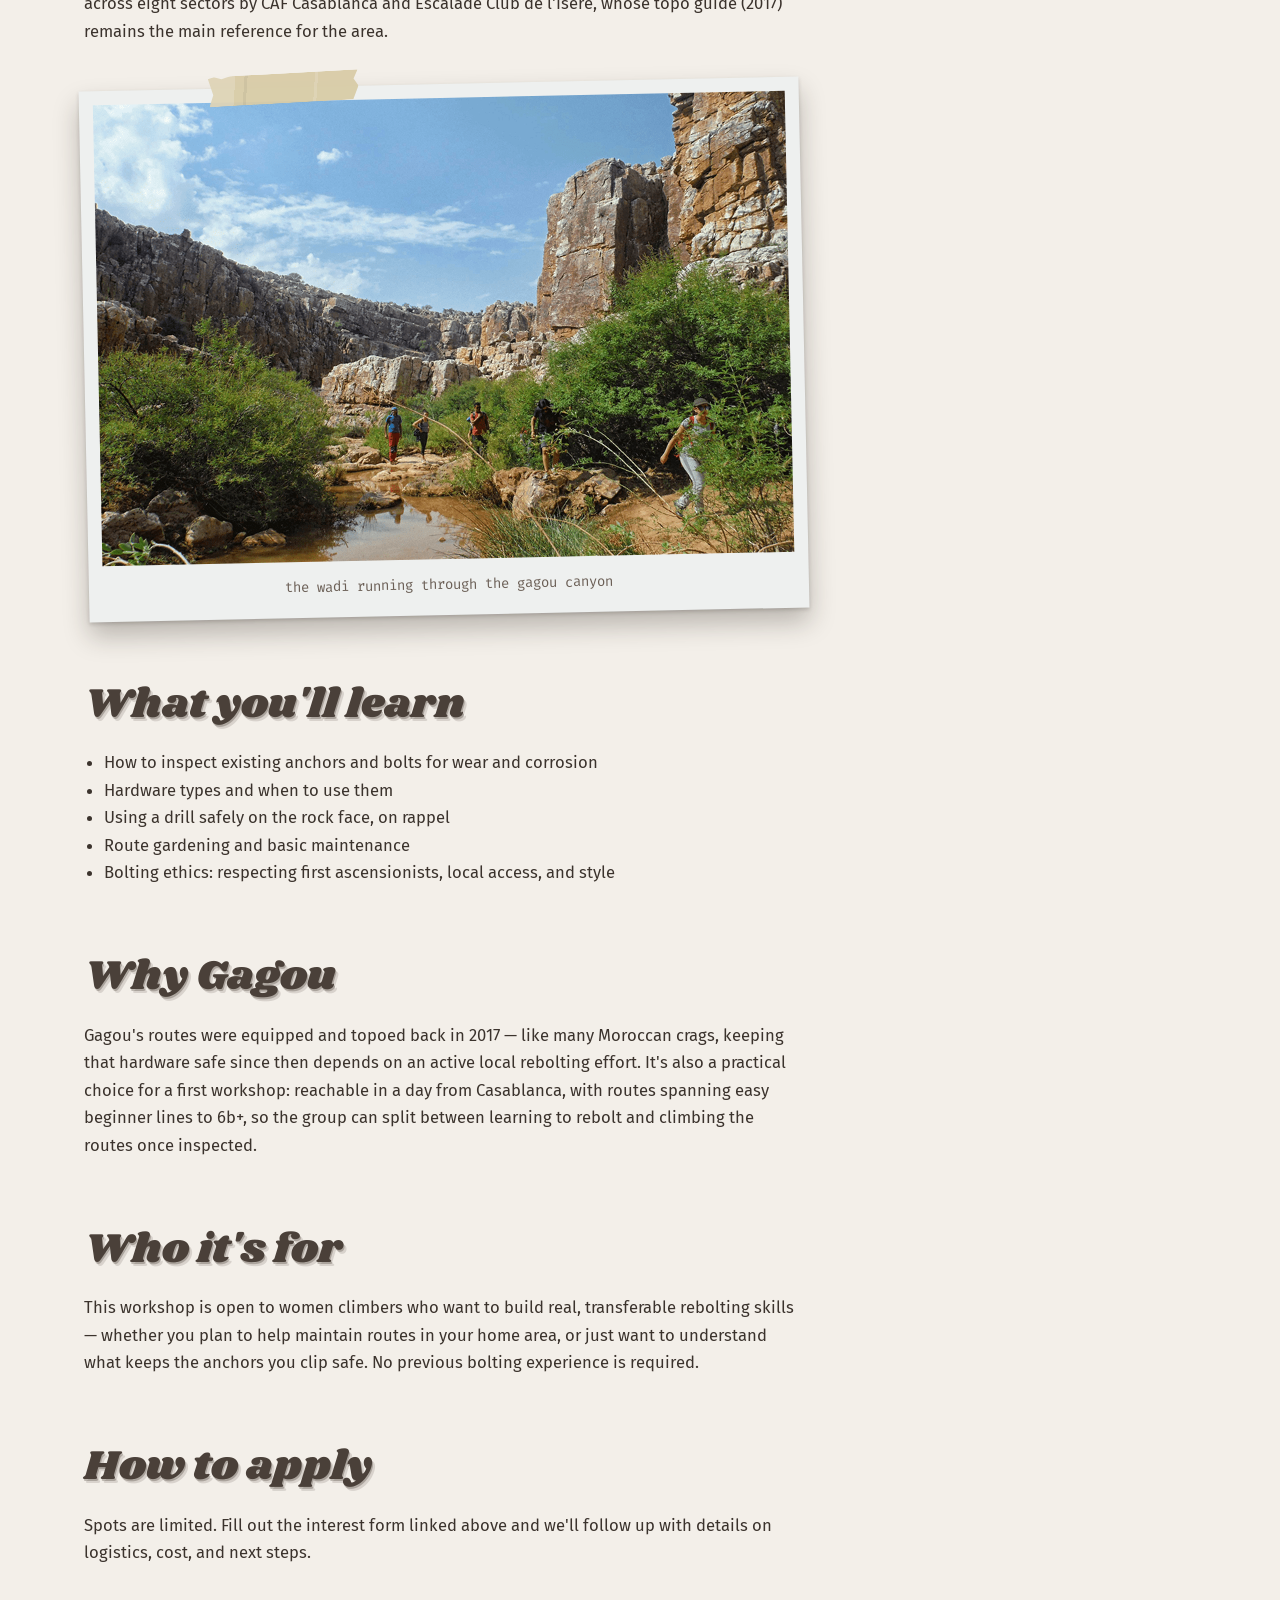
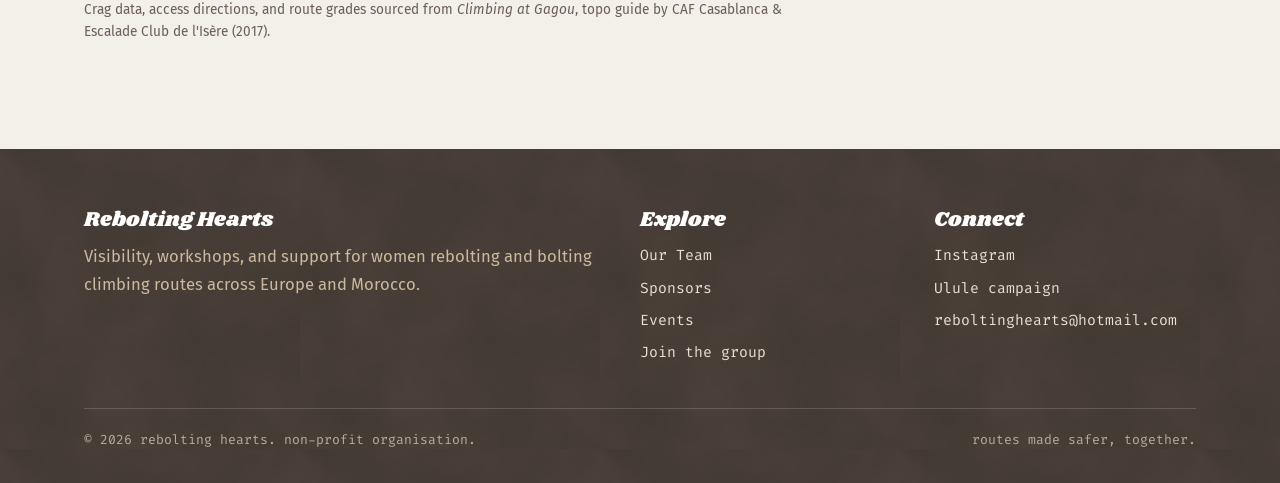
<file: events/morocco.html>
<!DOCTYPE html>
<html lang="en">
<head>
<meta charset="UTF-8">
<meta name="viewport" content="width=device-width, initial-scale=1.0">
<title>Morocco Rebolting Workshop — Rebolting Hearts</title>
<meta name="description" content="Our first hands-on rebolting workshop, at the Gagou crag in Morocco.">
<link rel="preconnect" href="https://fonts.googleapis.com">
<link rel="preconnect" href="https://fonts.gstatic.com" crossorigin>
<link href="https://fonts.googleapis.com/css2?family=Shrikhand&family=Fira+Code:wght@400;500&family=Fira+Sans:wght@400;500;600;700&display=swap" rel="stylesheet">
<link rel="alternate" hreflang="en" href="https://rebolting-hearts-website.onrender.com/events/morocco.html">
<link rel="alternate" hreflang="fr" href="https://rebolting-hearts-website.onrender.com/fr/events/morocco.html">
<link rel="stylesheet" href="../css/style.css?v=19">
<script>document.documentElement.classList.add("js");setTimeout(function(){if(!window.__reveal)document.documentElement.classList.add("reveal-all")},2500);</script>
</head>
<body>

<a class="fund-banner" href="https://www.ulule.com/rebolting-hearts-workshops-for-women/" target="_blank" rel="noopener">
  <span class="fund-banner__heart" aria-hidden="true">♥</span>
  <span class="fund-banner__long">Support our Ulule crowdfunding: help us train Moroccan women climbers and rebolt ~25 routes</span>
  <span class="fund-banner__short">Support our crowdfunding on Ulule</span>
  <span class="fund-banner__cta">give now →</span>
</a>

<header class="site-header">
  <nav class="nav">
    <a class="brand" href="../index.html">
      <img src="../images/brand/logo-small.png" alt="Rebolting Hearts">
    </a>
    <button class="nav-toggle" aria-label="Toggle navigation">☰</button>
    <ul class="nav-links">
      <li><a href="../index.html">About</a></li>
      <li><a href="../team.html">Team</a></li>
      <li><a href="../sponsors.html">Sponsors</a></li>
      <li><a href="../events.html" class="active">Events</a></li>
      <li><a href="https://www.instagram.com/rebolting.hearts/" target="_blank" rel="noopener">Instagram</a></li>
      <li><a href="../join.html" class="nav-cta">Join Us</a></li>
    </ul>
    <div class="lang-switch" aria-label="Language">
      <a href="morocco.html" lang="en" aria-current="true">EN</a>
      <a href="../fr/events/morocco.html" lang="fr" hreflang="fr">FR</a>
    </div>
    <a class="nav-fund" href="https://www.ulule.com/rebolting-hearts-workshops-for-women/" target="_blank" rel="noopener"><span aria-hidden="true">♥</span> fund us</a>
  </nav>
</header>

<div class="page-header">
  <img src="../images/photos/gagou_2.webp" alt="The red quartzite walls of the Gagou canyon at sunset" style="object-position: 50% 45%;">
  <div class="page-header__content">
    <span class="event-tag" style="color:#fff; border-bottom-color: #fff;">First workshop</span>
    <h1>Rebolting Workshop — Gagou, Morocco</h1>
  </div>
</div>

<section class="section">
  <div class="container reveal">
    <p class="breadcrumb"><a href="../events.html">← All events</a></p>
    <p class="lede">
      Our very first on-the-rock workshop. A hands-on introduction to rebolting and bolting
      for women climbers, taught by experienced rebolters, held at Gagou — a quartzite crag
      south of Settat, roughly halfway between Casablanca and Marrakech.
    </p>

    <div class="fund-box">
      <div>
        <h2>Help make this camp happen</h2>
        <p>We're crowdfunding the bolts, anchors, training kits and instruction on Ulule.
        €8 buys a bolt, €12 an anchor, €380 a full kit for one climber.</p>
      </div>
      <a href="https://www.ulule.com/rebolting-hearts-workshops-for-women/" target="_blank" rel="noopener" class="btn btn--primary btn--big">♥ Give on Ulule</a>
    </div>



    <table class="info-table">
      <tr><td>Dates</td><td>April — exact dates to be confirmed</td></tr>
      <tr><td>Crag</td><td>Gagou — quartzite, west-facing, 350 m altitude</td></tr>
      <tr><td>Location</td><td>South of Settat, Morocco — roughly halfway between Casablanca and Marrakech</td></tr>
      <tr><td>Getting there</td><td>~74 km from Casablanca to Settat via the Marrakech motorway, then local roads toward the canyon. A 4x4 or high-clearance car is recommended, especially for the final ~500 m. Full turn-by-turn directions and GPX track: <a href="https://cafmaroc.ffcam.fr" target="_blank" rel="noopener">cafmaroc.ffcam.fr</a></td></tr>
      <tr><td>Who</td><td>Open to women climbers, all experience levels welcome</td></tr>
    </table>

    <div class="btn-row">
      <a href="../join.html" class="btn btn--primary">Apply / register interest</a>
      <a href="https://www.ulule.com/rebolting-hearts-workshops-for-women/" target="_blank" rel="noopener" class="btn btn--light">Help fund it on Ulule</a>
      <a href="https://www.instagram.com/rebolting.hearts/" target="_blank" rel="noopener" class="btn btn--outline">Follow updates on Instagram</a>
    </div>

    <div class="prose" style="margin-top: 3rem; max-width: 720px;">
      <h2>About the crag</h2>
      <p>
        Gagou is a quartzite crag set in a small canyon cut by a wadi (oued), surrounded by
        palms, tortoises, and villages with cultivated gardens. The fractured red-ochre walls
        run 10 to 50 m high, face west, and stay shaded until mid-afternoon. The crag was
        equipped and documented across eight sectors by CAF Casablanca and Escalade Club de
        l'Isère, whose topo guide (2017) remains the main reference for the area.
      </p>

      <figure class="polaroid polaroid--figure">
        <img src="../images/photos/gagou_1.png" alt="Climbers walking along the wadi between the quartzite walls of Gagou" loading="lazy">
        <figcaption>the wadi running through the Gagou canyon</figcaption>
      </figure>

      <h2>What you'll learn</h2>
      <ul>
        <li>How to inspect existing anchors and bolts for wear and corrosion</li>
        <li>Hardware types and when to use them</li>
        <li>Using a drill safely on the rock face, on rappel</li>
        <li>Route gardening and basic maintenance</li>
        <li>Bolting ethics: respecting first ascensionists, local access, and style</li>
      </ul>

      <h2>Why Gagou</h2>
      <p>
        Gagou's routes were equipped and topoed back in 2017 — like many Moroccan crags,
        keeping that hardware safe since then depends on an active local rebolting effort.
        It's also a practical choice for a first workshop: reachable in a day from
        Casablanca, with routes spanning easy beginner lines to 6b+, so the group can split
        between learning to rebolt and climbing the routes once inspected.
      </p>

      <h2>Who it's for</h2>
      <p>
        This workshop is open to women climbers who want to build real, transferable
        rebolting skills — whether you plan to help maintain routes in your home area,
        or just want to understand what keeps the anchors you clip safe. No previous
        bolting experience is required.
      </p>

      <h2>How to apply</h2>
      <p>
        Spots are limited. Fill out the interest form linked above and we'll follow up
        with details on logistics, cost, and next steps.
      </p>

      <p style="margin-top: 2rem; font-size: 0.85rem; color: var(--color-ink-muted);">
        Crag data, access directions, and route grades sourced from <em>Climbing at Gagou</em>,
        topo guide by CAF Casablanca &amp; Escalade Club de l'Isère (2017).
      </p>
    </div>
  </div>
</section>

<footer class="site-footer">
  <div class="container">
    <div class="footer-grid">
      <div>
        <h4>Rebolting Hearts</h4>
        <p style="color:#cbb99f;">Visibility, workshops, and support for women rebolting and
        bolting climbing routes across Europe and Morocco.</p>
      </div>
      <div>
        <h4>Explore</h4>
        <ul>
          <li><a href="../team.html">Our Team</a></li>
          <li><a href="../sponsors.html">Sponsors</a></li>
          <li><a href="../events.html">Events</a></li>
          <li><a href="../join.html">Join the group</a></li>
        </ul>
      </div>
      <div>
        <h4>Connect</h4>
        <ul>
          <li><a href="https://www.instagram.com/rebolting.hearts/" target="_blank" rel="noopener">Instagram</a></li>
          <li><a href="https://www.ulule.com/rebolting-hearts-workshops-for-women/" target="_blank" rel="noopener">Ulule campaign</a></li>
          <li><a href="mailto:reboltinghearts@hotmail.com">reboltinghearts@hotmail.com</a></li>
        </ul>
      </div>
    </div>
    <div class="footer-bottom">
      <span>© 2026 Rebolting Hearts. Non-profit organisation.</span>
      <span>Routes made safer, together.</span>
    </div>
  </div>
</footer>

<script>
(function () {
  window.__reveal = true;
  var toggle = document.querySelector(".nav-toggle");
  var links = document.querySelector(".nav-links");
  if (toggle && links) {
    toggle.addEventListener("click", function () { links.classList.toggle("open"); });
  }
  var els = document.querySelectorAll(".reveal");
  if (!("IntersectionObserver" in window)) {
    document.documentElement.classList.add("reveal-all");
    return;
  }
  var observer = new IntersectionObserver(function (entries) {
    entries.forEach(function (entry) {
      if (entry.isIntersecting) {
        entry.target.classList.add("is-visible");
        observer.unobserve(entry.target);
      }
    });
  }, { threshold: 0, rootMargin: "0px 0px -8% 0px" });
  els.forEach(function (el) { observer.observe(el); });
})();
</script>
</body>
</html>
</file>
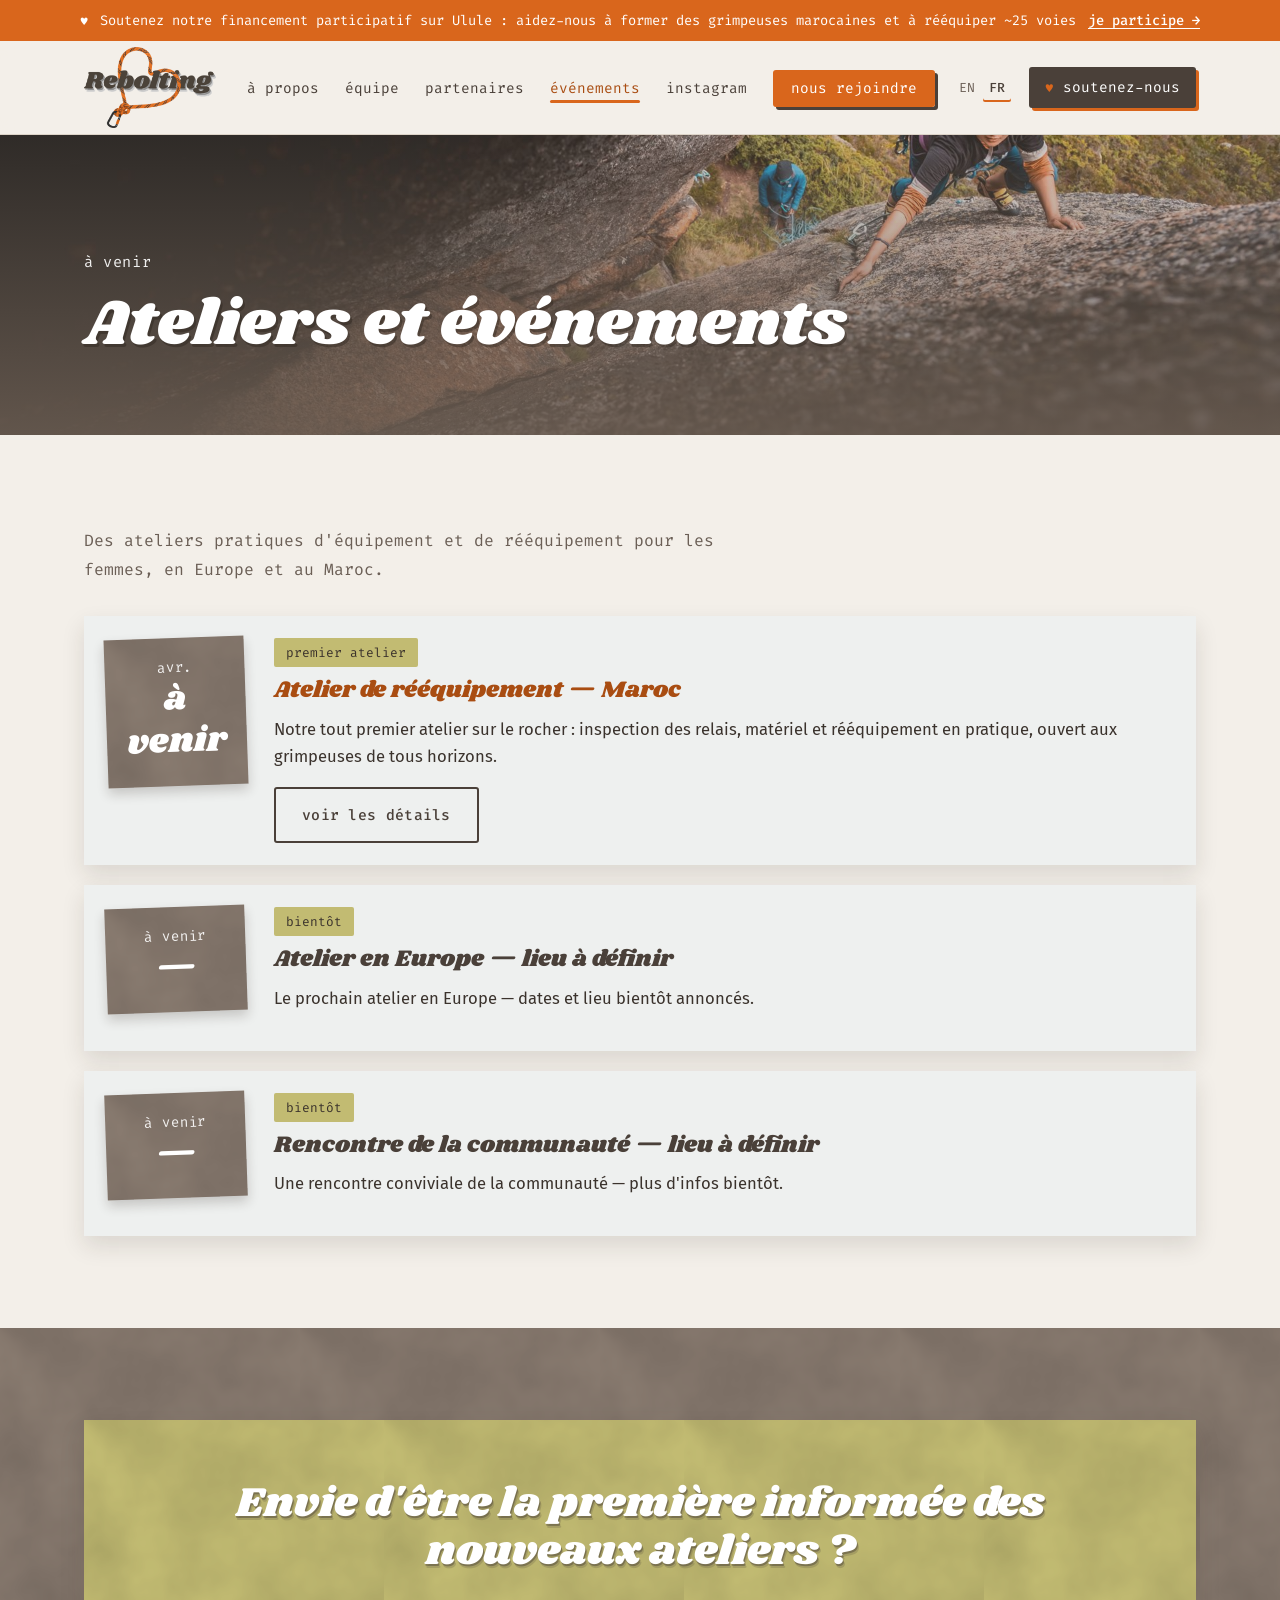
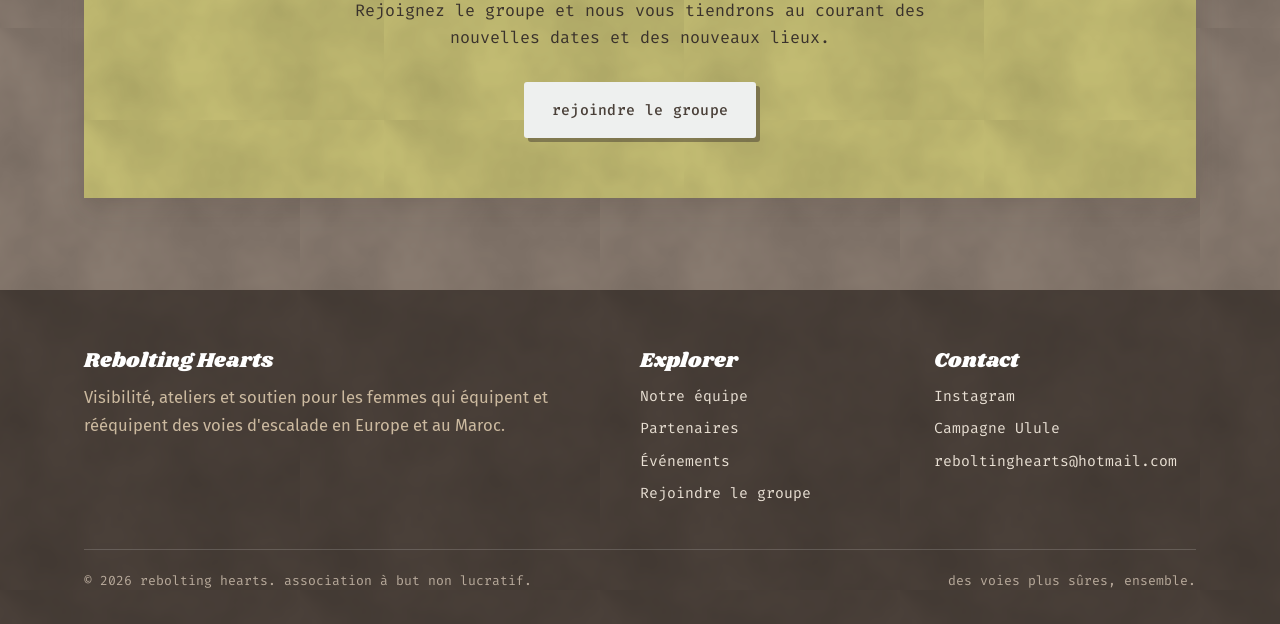
<file: fr/events.html>
<!DOCTYPE html>
<html lang="fr">
<head>
<meta charset="UTF-8">
<meta name="viewport" content="width=device-width, initial-scale=1.0">
<title>Ateliers et événements — Rebolting Hearts</title>
<meta name="description" content="Les prochains ateliers et événements Rebolting Hearts en Europe et au Maroc.">
<link rel="preconnect" href="https://fonts.googleapis.com">
<link rel="preconnect" href="https://fonts.gstatic.com" crossorigin>
<link href="https://fonts.googleapis.com/css2?family=Shrikhand&family=Fira+Code:wght@400;500&family=Fira+Sans:wght@400;500;600;700&display=swap" rel="stylesheet">
<link rel="alternate" hreflang="en" href="https://rebolting-hearts-website.onrender.com/events.html">
<link rel="alternate" hreflang="fr" href="https://rebolting-hearts-website.onrender.com/fr/events.html">
<link rel="stylesheet" href="../css/style.css?v=19">
<script>document.documentElement.classList.add("js");setTimeout(function(){if(!window.__reveal)document.documentElement.classList.add("reveal-all")},2500);</script>
</head>
<body>

<a class="fund-banner" href="https://www.ulule.com/rebolting-hearts-workshops-for-women/" target="_blank" rel="noopener">
  <span class="fund-banner__heart" aria-hidden="true">♥</span>
  <span class="fund-banner__long">Soutenez notre financement participatif sur Ulule : aidez-nous à former des grimpeuses marocaines et à rééquiper ~25 voies</span>
  <span class="fund-banner__short">Soutenez notre campagne Ulule</span>
  <span class="fund-banner__cta">je participe →</span>
</a>

<header class="site-header">
  <nav class="nav">
    <a class="brand" href="index.html">
      <img src="../images/brand/logo-small.png" alt="Rebolting Hearts">
    </a>
    <button class="nav-toggle" aria-label="Ouvrir le menu">☰</button>
    <ul class="nav-links">
      <li><a href="index.html">À propos</a></li>
      <li><a href="team.html">Équipe</a></li>
      <li><a href="sponsors.html">Partenaires</a></li>
      <li><a href="events.html" class="active">Événements</a></li>
      <li><a href="https://www.instagram.com/rebolting.hearts/" target="_blank" rel="noopener">Instagram</a></li>
      <li><a href="join.html" class="nav-cta">Nous rejoindre</a></li>
    </ul>
    <div class="lang-switch" aria-label="Langue">
      <a href="../events.html" lang="en" hreflang="en">EN</a>
      <a href="events.html" lang="fr" aria-current="true">FR</a>
    </div>
    <a class="nav-fund" href="https://www.ulule.com/rebolting-hearts-workshops-for-women/" target="_blank" rel="noopener"><span aria-hidden="true">♥</span> soutenez-nous</a>
  </nav>
</header>

<div class="page-header">
  <img src="../images/photos/alpine-crack.jpg" alt="Une grimpeuse sur une dalle de granite à Alpine Hearts 2024" style="object-position: 50% 40%;">
  <div class="page-header__content">
    <span class="eyebrow">À venir</span>
    <h1>Ateliers et événements</h1>
  </div>
</div>

<section class="section">
  <div class="container">
    <p class="lede">
      Des ateliers pratiques d'équipement et de rééquipement pour les femmes, en Europe et au Maroc.
    </p>


    <div class="grid reveal" style="margin-top: 2rem; gap: 20px;">

      <div class="event-card">
        <div class="event-date">
          <div class="month">avr.</div>
          <div class="day">à venir</div>
        </div>
        <div>
          <span class="event-tag">Premier atelier</span>
          <h3><a href="events/morocco.html">Atelier de rééquipement — Maroc</a></h3>
          <p>Notre tout premier atelier sur le rocher : inspection des relais, matériel et rééquipement en pratique, ouvert aux grimpeuses de tous horizons.</p>
          <a href="events/morocco.html" class="btn btn--outline">Voir les détails</a>
        </div>
      </div>

      <div class="event-card">
        <div class="event-date">
          <div class="month">à venir</div>
          <div class="day">—</div>
        </div>
        <div>
          <span class="event-tag">Bientôt</span>
          <h3>Atelier en Europe — lieu à définir</h3>
          <p>Le prochain atelier en Europe — dates et lieu bientôt annoncés.</p>
        </div>
      </div>

      <div class="event-card">
        <div class="event-date">
          <div class="month">à venir</div>
          <div class="day">—</div>
        </div>
        <div>
          <span class="event-tag">Bientôt</span>
          <h3>Rencontre de la communauté — lieu à définir</h3>
          <p>Une rencontre conviviale de la communauté — plus d'infos bientôt.</p>
        </div>
      </div>

    </div>
  </div>
</section>

<section class="section section--alt">
  <div class="container">
    <div class="callout">
      <h2>Envie d'être la première informée des nouveaux ateliers ?</h2>
      <p>Rejoignez le groupe et nous vous tiendrons au courant des nouvelles dates et des nouveaux lieux.</p>
      <div class="btn-row">
        <a href="join.html" class="btn btn--light">Rejoindre le groupe</a>
      </div>
    </div>
  </div>
</section>

<footer class="site-footer">
  <div class="container">
    <div class="footer-grid">
      <div>
        <h4>Rebolting Hearts</h4>
        <p style="color:#cbb99f;">Visibilité, ateliers et soutien pour les femmes qui équipent et rééquipent des voies d'escalade en Europe et au Maroc.</p>
      </div>
      <div>
        <h4>Explorer</h4>
        <ul>
          <li><a href="team.html">Notre équipe</a></li>
          <li><a href="sponsors.html">Partenaires</a></li>
          <li><a href="events.html">Événements</a></li>
          <li><a href="join.html">Rejoindre le groupe</a></li>
        </ul>
      </div>
      <div>
        <h4>Contact</h4>
        <ul>
          <li><a href="https://www.instagram.com/rebolting.hearts/" target="_blank" rel="noopener">Instagram</a></li>
          <li><a href="https://www.ulule.com/rebolting-hearts-workshops-for-women/" target="_blank" rel="noopener">Campagne Ulule</a></li>
          <li><a href="mailto:reboltinghearts@hotmail.com">reboltinghearts@hotmail.com</a></li>
        </ul>
      </div>
    </div>
    <div class="footer-bottom">
      <span>© 2026 Rebolting Hearts. Association à but non lucratif.</span>
      <span>Des voies plus sûres, ensemble.</span>
    </div>
  </div>
</footer>

<script>
(function () {
  window.__reveal = true;
  var toggle = document.querySelector(".nav-toggle");
  var links = document.querySelector(".nav-links");
  if (toggle && links) {
    toggle.addEventListener("click", function () { links.classList.toggle("open"); });
  }
  var els = document.querySelectorAll(".reveal");
  if (!("IntersectionObserver" in window)) {
    document.documentElement.classList.add("reveal-all");
    return;
  }
  var observer = new IntersectionObserver(function (entries) {
    entries.forEach(function (entry) {
      if (entry.isIntersecting) {
        entry.target.classList.add("is-visible");
        observer.unobserve(entry.target);
      }
    });
  }, { threshold: 0, rootMargin: "0px 0px -8% 0px" });
  els.forEach(function (el) { observer.observe(el); });
})();
</script>
</body>
</html>
</file>
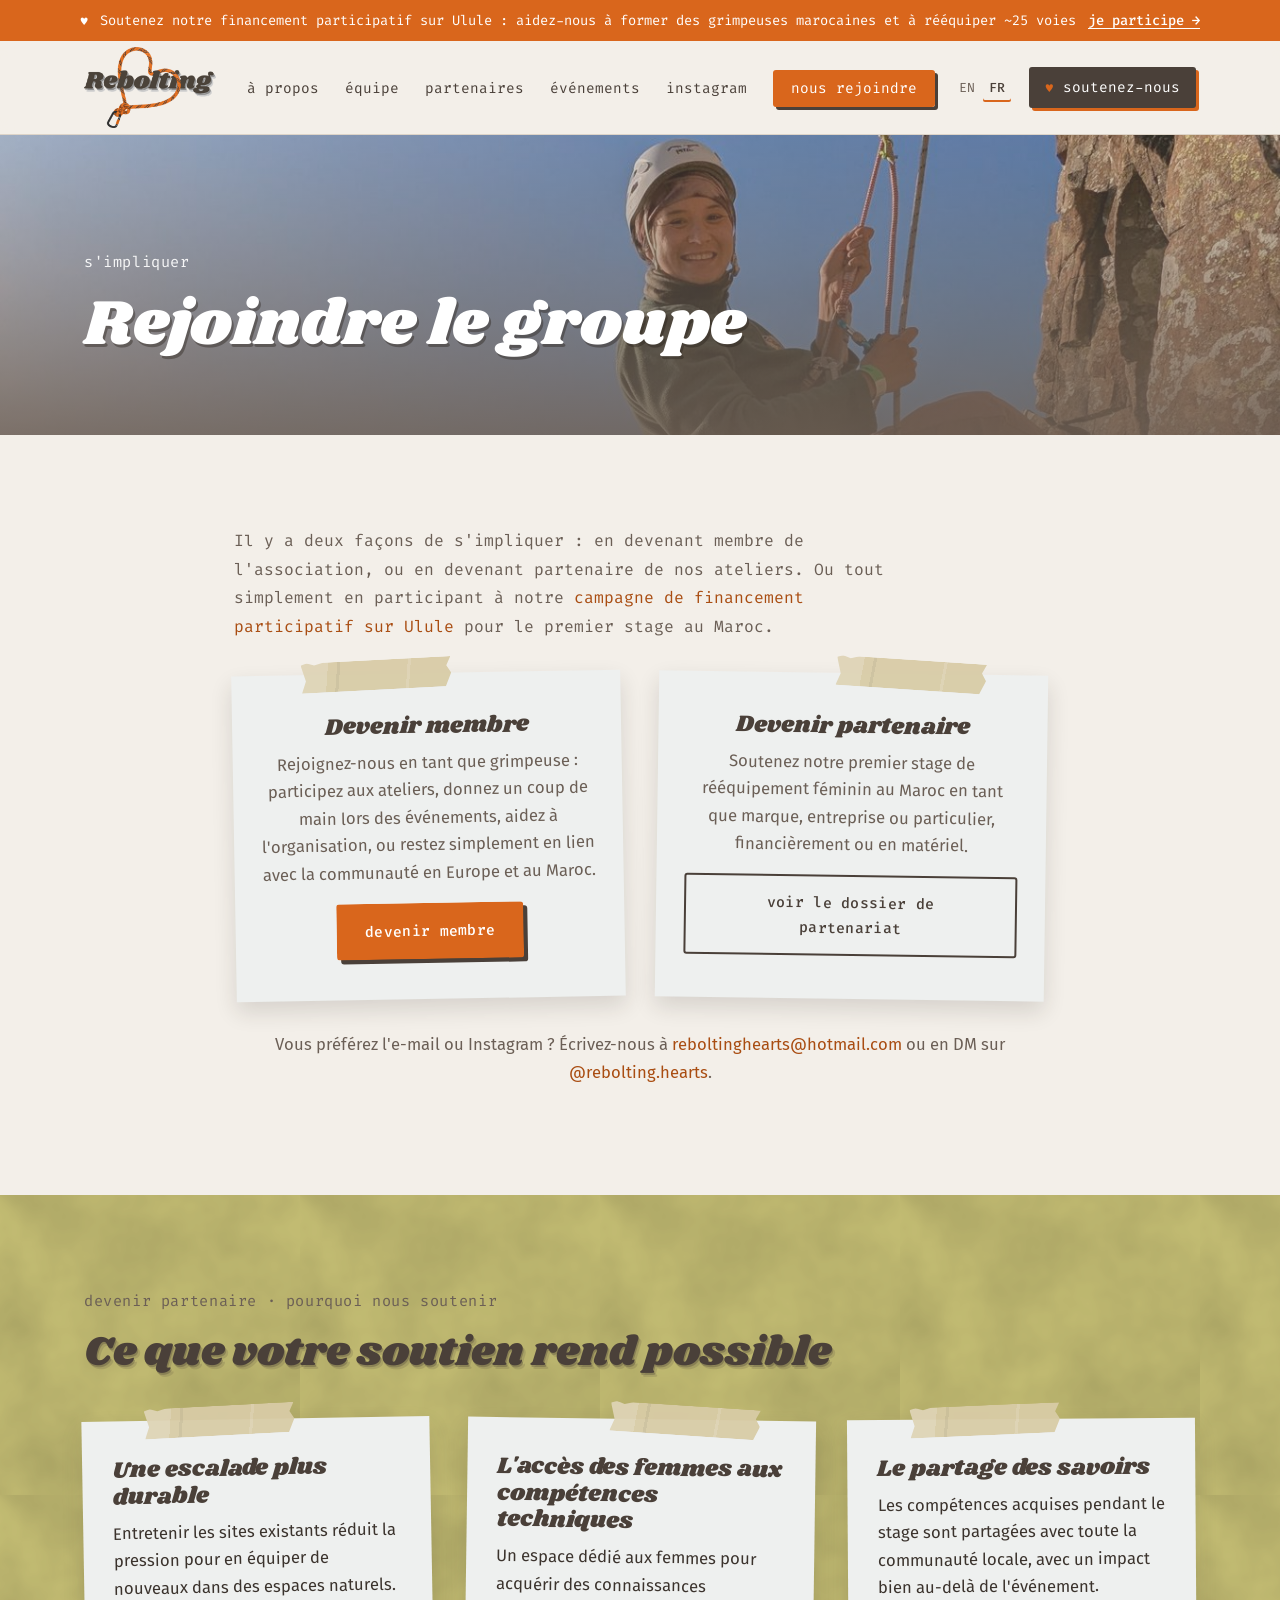
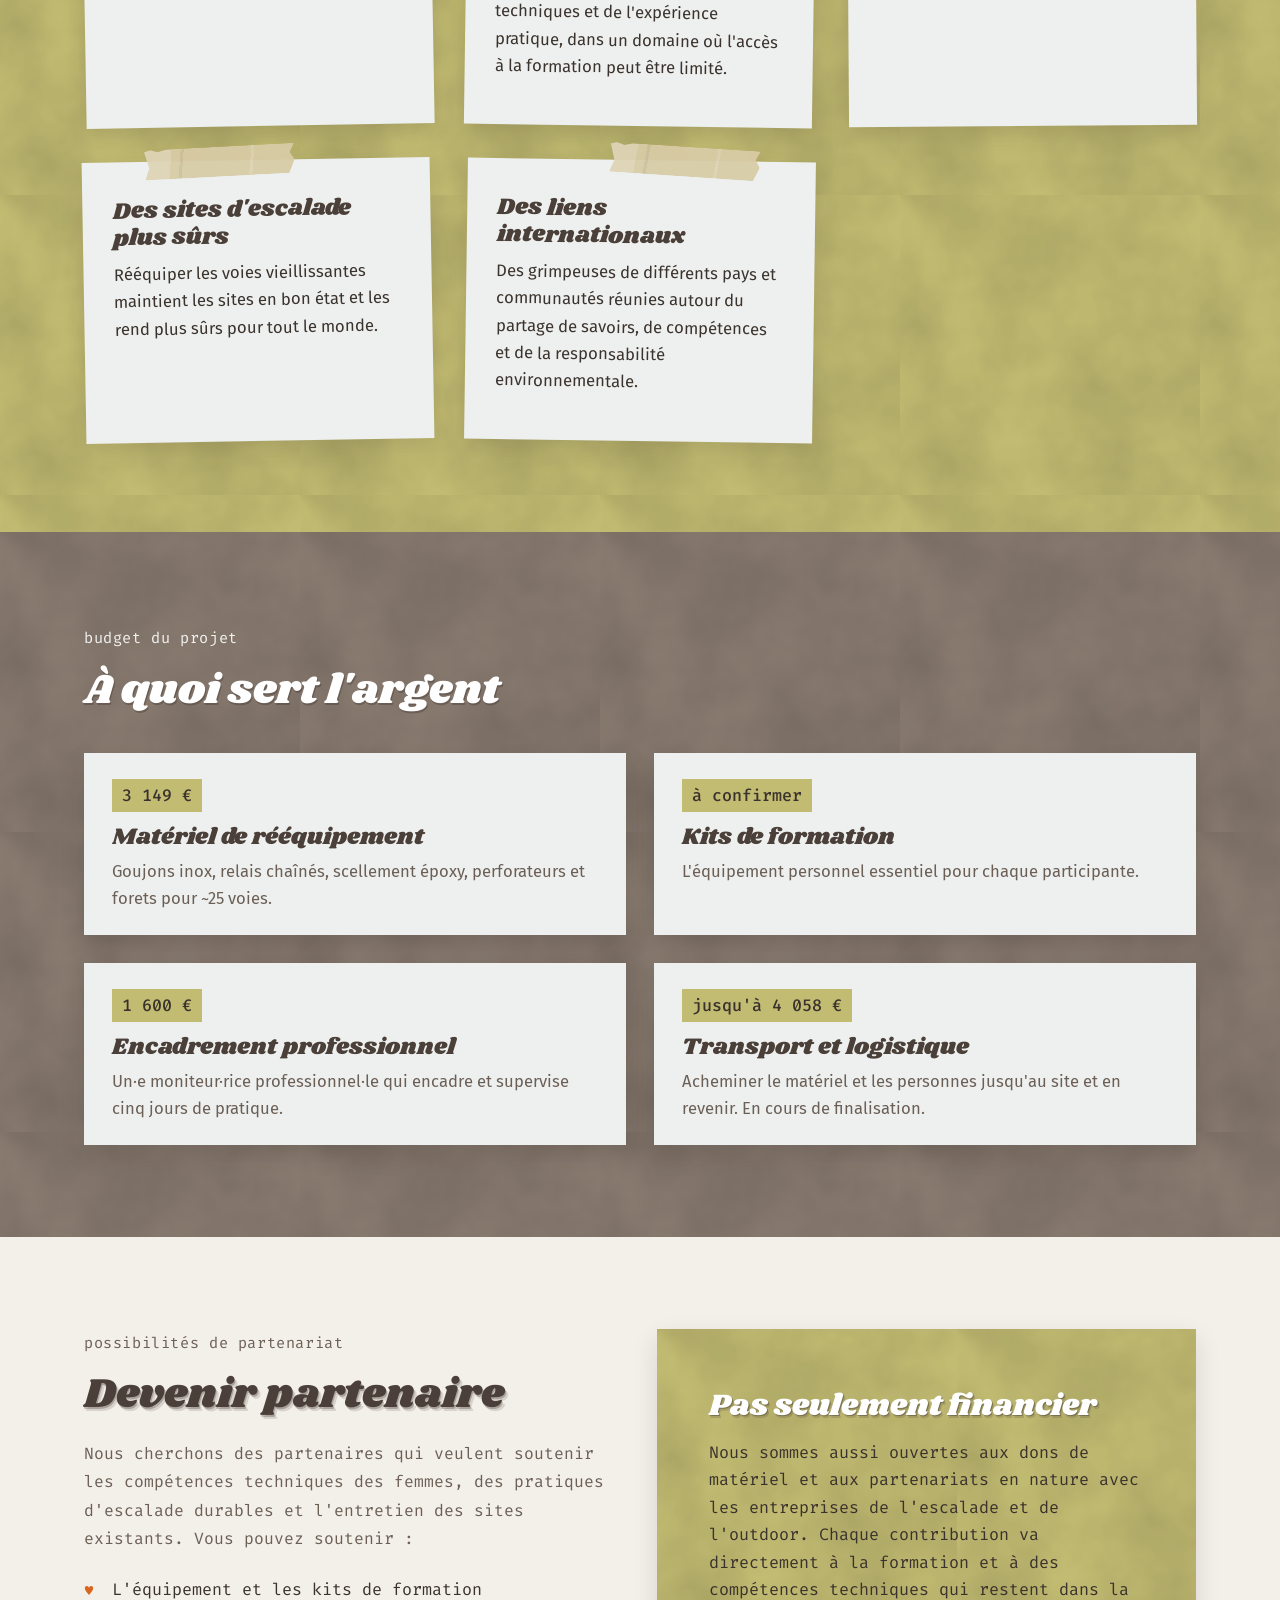
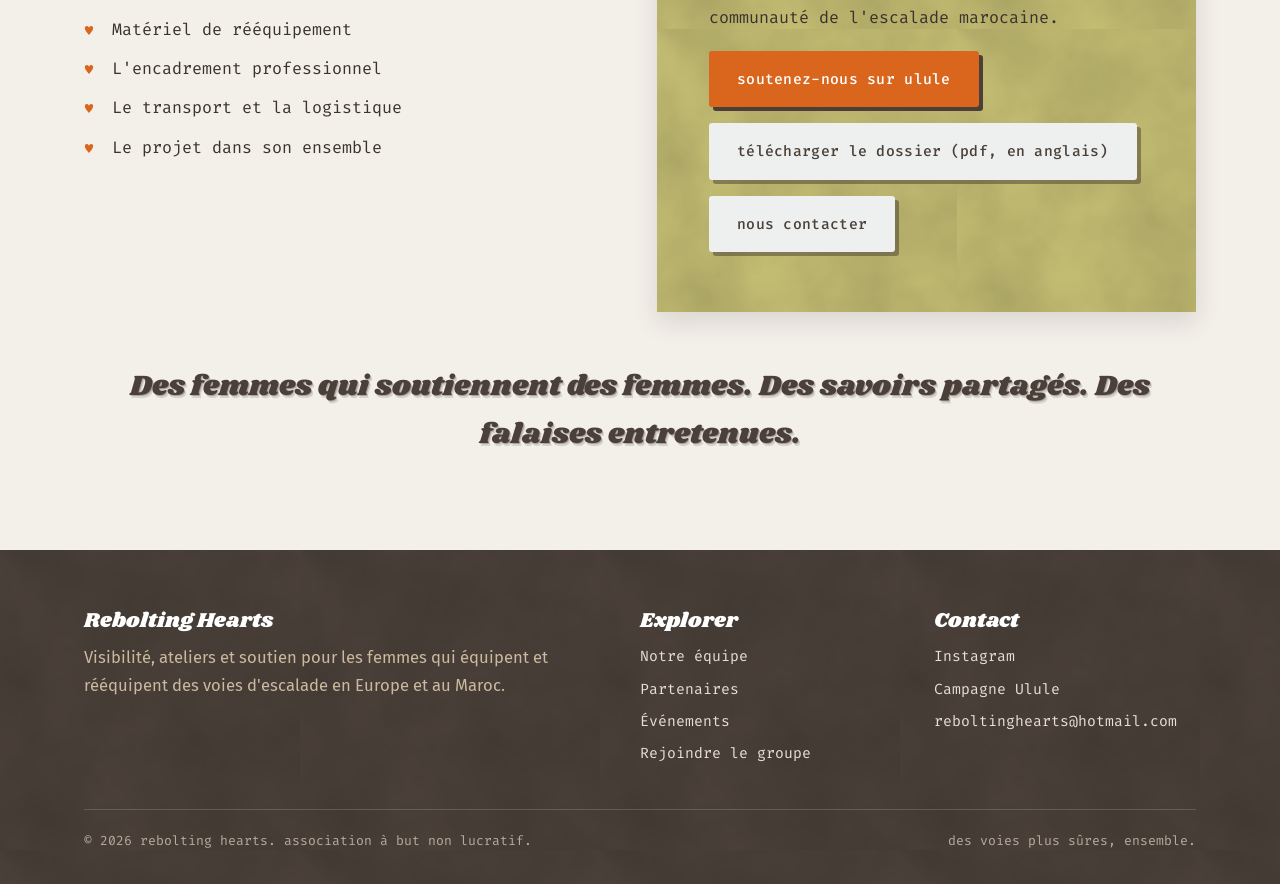
<file: fr/join.html>
<!DOCTYPE html>
<html lang="fr">
<head>
<meta charset="UTF-8">
<meta name="viewport" content="width=device-width, initial-scale=1.0">
<title>Nous rejoindre — Rebolting Hearts</title>
<meta name="description" content="Rejoignez la communauté Rebolting Hearts, des femmes qui équipent et rééquipent les voies d&#x27;escalade.">
<link rel="preconnect" href="https://fonts.googleapis.com">
<link rel="preconnect" href="https://fonts.gstatic.com" crossorigin>
<link href="https://fonts.googleapis.com/css2?family=Shrikhand&family=Fira+Code:wght@400;500&family=Fira+Sans:wght@400;500;600;700&display=swap" rel="stylesheet">
<link rel="alternate" hreflang="en" href="https://rebolting-hearts-website.onrender.com/join.html">
<link rel="alternate" hreflang="fr" href="https://rebolting-hearts-website.onrender.com/fr/join.html">
<link rel="stylesheet" href="../css/style.css?v=19">
<script>document.documentElement.classList.add("js");setTimeout(function(){if(!window.__reveal)document.documentElement.classList.add("reveal-all")},2500);</script>
</head>
<body>

<a class="fund-banner" href="https://www.ulule.com/rebolting-hearts-workshops-for-women/" target="_blank" rel="noopener">
  <span class="fund-banner__heart" aria-hidden="true">♥</span>
  <span class="fund-banner__long">Soutenez notre financement participatif sur Ulule : aidez-nous à former des grimpeuses marocaines et à rééquiper ~25 voies</span>
  <span class="fund-banner__short">Soutenez notre campagne Ulule</span>
  <span class="fund-banner__cta">je participe →</span>
</a>

<header class="site-header">
  <nav class="nav">
    <a class="brand" href="index.html">
      <img src="../images/brand/logo-small.png" alt="Rebolting Hearts">
    </a>
    <button class="nav-toggle" aria-label="Ouvrir le menu">☰</button>
    <ul class="nav-links">
      <li><a href="index.html">À propos</a></li>
      <li><a href="team.html">Équipe</a></li>
      <li><a href="sponsors.html">Partenaires</a></li>
      <li><a href="events.html">Événements</a></li>
      <li><a href="https://www.instagram.com/rebolting.hearts/" target="_blank" rel="noopener">Instagram</a></li>
      <li><a href="join.html" class="nav-cta active">Nous rejoindre</a></li>
    </ul>
    <div class="lang-switch" aria-label="Langue">
      <a href="../join.html" lang="en" hreflang="en">EN</a>
      <a href="join.html" lang="fr" aria-current="true">FR</a>
    </div>
    <a class="nav-fund" href="https://www.ulule.com/rebolting-hearts-workshops-for-women/" target="_blank" rel="noopener"><span aria-hidden="true">♥</span> soutenez-nous</a>
  </nav>
</header>

<div class="page-header">
  <img src="../images/photos/sea-rappel.jpg" alt="Une grimpeuse descend en rappel une falaise au-dessus de la mer" style="object-position: 50% 30%;">
  <div class="page-header__content">
    <span class="eyebrow">S'impliquer</span>
    <h1>Rejoindre le groupe</h1>
  </div>
</div>

<section class="section">
  <div class="container" style="max-width: 860px;">
    <p class="lede">
      Il y a deux façons de s'impliquer : en devenant membre de l'association, ou en devenant partenaire de nos ateliers. Ou tout simplement en participant à notre
      <a href="https://www.ulule.com/rebolting-hearts-workshops-for-women/" target="_blank" rel="noopener">campagne de financement participatif sur Ulule</a> pour le premier stage au Maroc.
    </p>

    <div class="grid grid--2 reveal" style="margin-top: 2rem;">
      <div id="member" class="card" style="text-align:center; padding: 40px 28px;">
        <h3>Devenir membre</h3>
        <p style="color: var(--color-text-muted);">
          Rejoignez-nous en tant que grimpeuse : participez aux ateliers, donnez un coup de main lors des événements, aidez à l'organisation, ou restez simplement en lien avec la communauté en Europe et au Maroc.
        </p>
        <a href="https://docs.google.com/forms/d/e/1FAIpQLSelO9T27MAiflbq3Jxx94e4WW87y0ERPphJh5VDOG46L3EQLg/viewform?usp=header" target="_blank" rel="noopener" class="btn btn--primary">
          Devenir membre
        </a>
      </div>

      <div id="sponsor" class="card" style="text-align:center; padding: 40px 28px;">
        <h3>Devenir partenaire</h3>
        <p style="color: var(--color-text-muted);">
          Soutenez notre premier stage de rééquipement féminin au Maroc en tant que marque, entreprise ou particulier, financièrement ou en matériel.
        </p>
        <a href="#become-a-sponsor" class="btn btn--outline">
          Voir le dossier de partenariat
        </a>
      </div>
    </div>

    <p style="margin-top: 2rem; text-align:center; color: var(--color-text-muted);">
      Vous préférez l'e-mail ou Instagram ? Écrivez-nous à
      <a href="mailto:reboltinghearts@hotmail.com">reboltinghearts@hotmail.com</a>
      ou en DM sur <a href="https://www.instagram.com/rebolting.hearts/" target="_blank" rel="noopener">@rebolting.hearts</a>.
    </p>
  </div>
</section>

<section class="section section--olive" id="become-a-sponsor">
  <div class="container reveal">
    <span class="eyebrow">devenir partenaire · pourquoi nous soutenir</span>
    <h2>Ce que votre soutien rend possible</h2>
    <div class="grid grid--3" style="margin-top: 2.6rem;">
      <div class="card">
        <h3>Une escalade plus durable</h3>
        <p>Entretenir les sites existants réduit la pression pour en équiper de nouveaux dans des espaces naturels.</p>
      </div>
      <div class="card">
        <h3>L'accès des femmes aux compétences techniques</h3>
        <p>Un espace dédié aux femmes pour acquérir des connaissances techniques et de l'expérience pratique, dans un domaine où l'accès à la formation peut être limité.</p>
      </div>
      <div class="card">
        <h3>Le partage des savoirs</h3>
        <p>Les compétences acquises pendant le stage sont partagées avec toute la communauté locale, avec un impact bien au-delà de l'événement.</p>
      </div>
      <div class="card">
        <h3>Des sites d'escalade plus sûrs</h3>
        <p>Rééquiper les voies vieillissantes maintient les sites en bon état et les rend plus sûrs pour tout le monde.</p>
      </div>
      <div class="card">
        <h3>Des liens internationaux</h3>
        <p>Des grimpeuses de différents pays et communautés réunies autour du partage de savoirs, de compétences et de la responsabilité environnementale.</p>
      </div>
    </div>
  </div>
</section>

<section class="section section--alt">
  <div class="container reveal">
    <span class="eyebrow">budget du projet</span>
    <h2>À quoi sert l'argent</h2>
    <div class="budget-grid">
      <div class="budget-item">
        <span class="budget-item__amount">3 149 €</span>
        <h3>Matériel de rééquipement</h3>
        <p>Goujons inox, relais chaînés, scellement époxy, perforateurs et forets pour ~25 voies.</p>
      </div>
      <div class="budget-item">
        <span class="budget-item__amount">à confirmer</span>
        <h3>Kits de formation</h3>
        <p>L'équipement personnel essentiel pour chaque participante.</p>
      </div>
      <div class="budget-item">
        <span class="budget-item__amount">1 600 €</span>
        <h3>Encadrement professionnel</h3>
        <p>Un·e moniteur·rice professionnel·le qui encadre et supervise cinq jours de pratique.</p>
      </div>
      <div class="budget-item">
        <span class="budget-item__amount">jusqu'à 4 058 €</span>
        <h3>Transport et logistique</h3>
        <p>Acheminer le matériel et les personnes jusqu'au site et en revenir. En cours de finalisation.</p>
      </div>
    </div>
  </div>
</section>

<section class="section">
  <div class="container reveal">
    <div class="grid grid--2" style="align-items: start;">
      <div>
        <span class="eyebrow">possibilités de partenariat</span>
        <h2>Devenir partenaire</h2>
        <p class="lede">
          Nous cherchons des partenaires qui veulent soutenir les compétences techniques des femmes, des pratiques d'escalade durables et l'entretien des sites existants. Vous pouvez soutenir :
        </p>
        <ul class="tick-list">
          <li>L'équipement et les kits de formation</li>
          <li>Matériel de rééquipement</li>
          <li>L'encadrement professionnel</li>
          <li>Le transport et la logistique</li>
          <li>Le projet dans son ensemble</li>
        </ul>
      </div>
      <div class="callout" style="text-align: left;">
        <h2 style="font-size: 1.9rem;">Pas seulement financier</h2>
        <p style="margin: 0 0 1.2em;">
          Nous sommes aussi ouvertes aux dons de matériel et aux partenariats en nature avec les entreprises de l'escalade et de l'outdoor. Chaque contribution va directement à la formation et à des compétences techniques qui restent dans la communauté de l'escalade marocaine.
        </p>
        <div class="btn-row" style="justify-content: flex-start; margin-top: 0;">
          <a href="https://www.ulule.com/rebolting-hearts-workshops-for-women/" target="_blank" rel="noopener" class="btn btn--primary">Soutenez-nous sur Ulule</a>
          <a href="../images/sponsors/Sponsorship%20proposal.pdf" target="_blank" rel="noopener" class="btn btn--light">Télécharger le dossier (PDF, en anglais)</a>
          <a href="mailto:reboltinghearts@hotmail.com?subject=Sponsoring%20Rebolting%20Hearts" class="btn btn--light">Nous contacter</a>
        </div>
      </div>
    </div>
    <p class="tagline">Des femmes qui soutiennent des femmes. Des savoirs partagés. Des falaises entretenues.</p>
  </div>
</section>

<footer class="site-footer">
  <div class="container">
    <div class="footer-grid">
      <div>
        <h4>Rebolting Hearts</h4>
        <p style="color:#cbb99f;">Visibilité, ateliers et soutien pour les femmes qui équipent et rééquipent des voies d'escalade en Europe et au Maroc.</p>
      </div>
      <div>
        <h4>Explorer</h4>
        <ul>
          <li><a href="team.html">Notre équipe</a></li>
          <li><a href="sponsors.html">Partenaires</a></li>
          <li><a href="events.html">Événements</a></li>
          <li><a href="join.html">Rejoindre le groupe</a></li>
        </ul>
      </div>
      <div>
        <h4>Contact</h4>
        <ul>
          <li><a href="https://www.instagram.com/rebolting.hearts/" target="_blank" rel="noopener">Instagram</a></li>
          <li><a href="https://www.ulule.com/rebolting-hearts-workshops-for-women/" target="_blank" rel="noopener">Campagne Ulule</a></li>
          <li><a href="mailto:reboltinghearts@hotmail.com">reboltinghearts@hotmail.com</a></li>
        </ul>
      </div>
    </div>
    <div class="footer-bottom">
      <span>© 2026 Rebolting Hearts. Association à but non lucratif.</span>
      <span>Des voies plus sûres, ensemble.</span>
    </div>
  </div>
</footer>

<script>
(function () {
  window.__reveal = true;
  var toggle = document.querySelector(".nav-toggle");
  var links = document.querySelector(".nav-links");
  if (toggle && links) {
    toggle.addEventListener("click", function () { links.classList.toggle("open"); });
  }
  var els = document.querySelectorAll(".reveal");
  if (!("IntersectionObserver" in window)) {
    document.documentElement.classList.add("reveal-all");
    return;
  }
  var observer = new IntersectionObserver(function (entries) {
    entries.forEach(function (entry) {
      if (entry.isIntersecting) {
        entry.target.classList.add("is-visible");
        observer.unobserve(entry.target);
      }
    });
  }, { threshold: 0, rootMargin: "0px 0px -8% 0px" });
  els.forEach(function (el) { observer.observe(el); });
})();
</script>
</body>
</html>
</file>
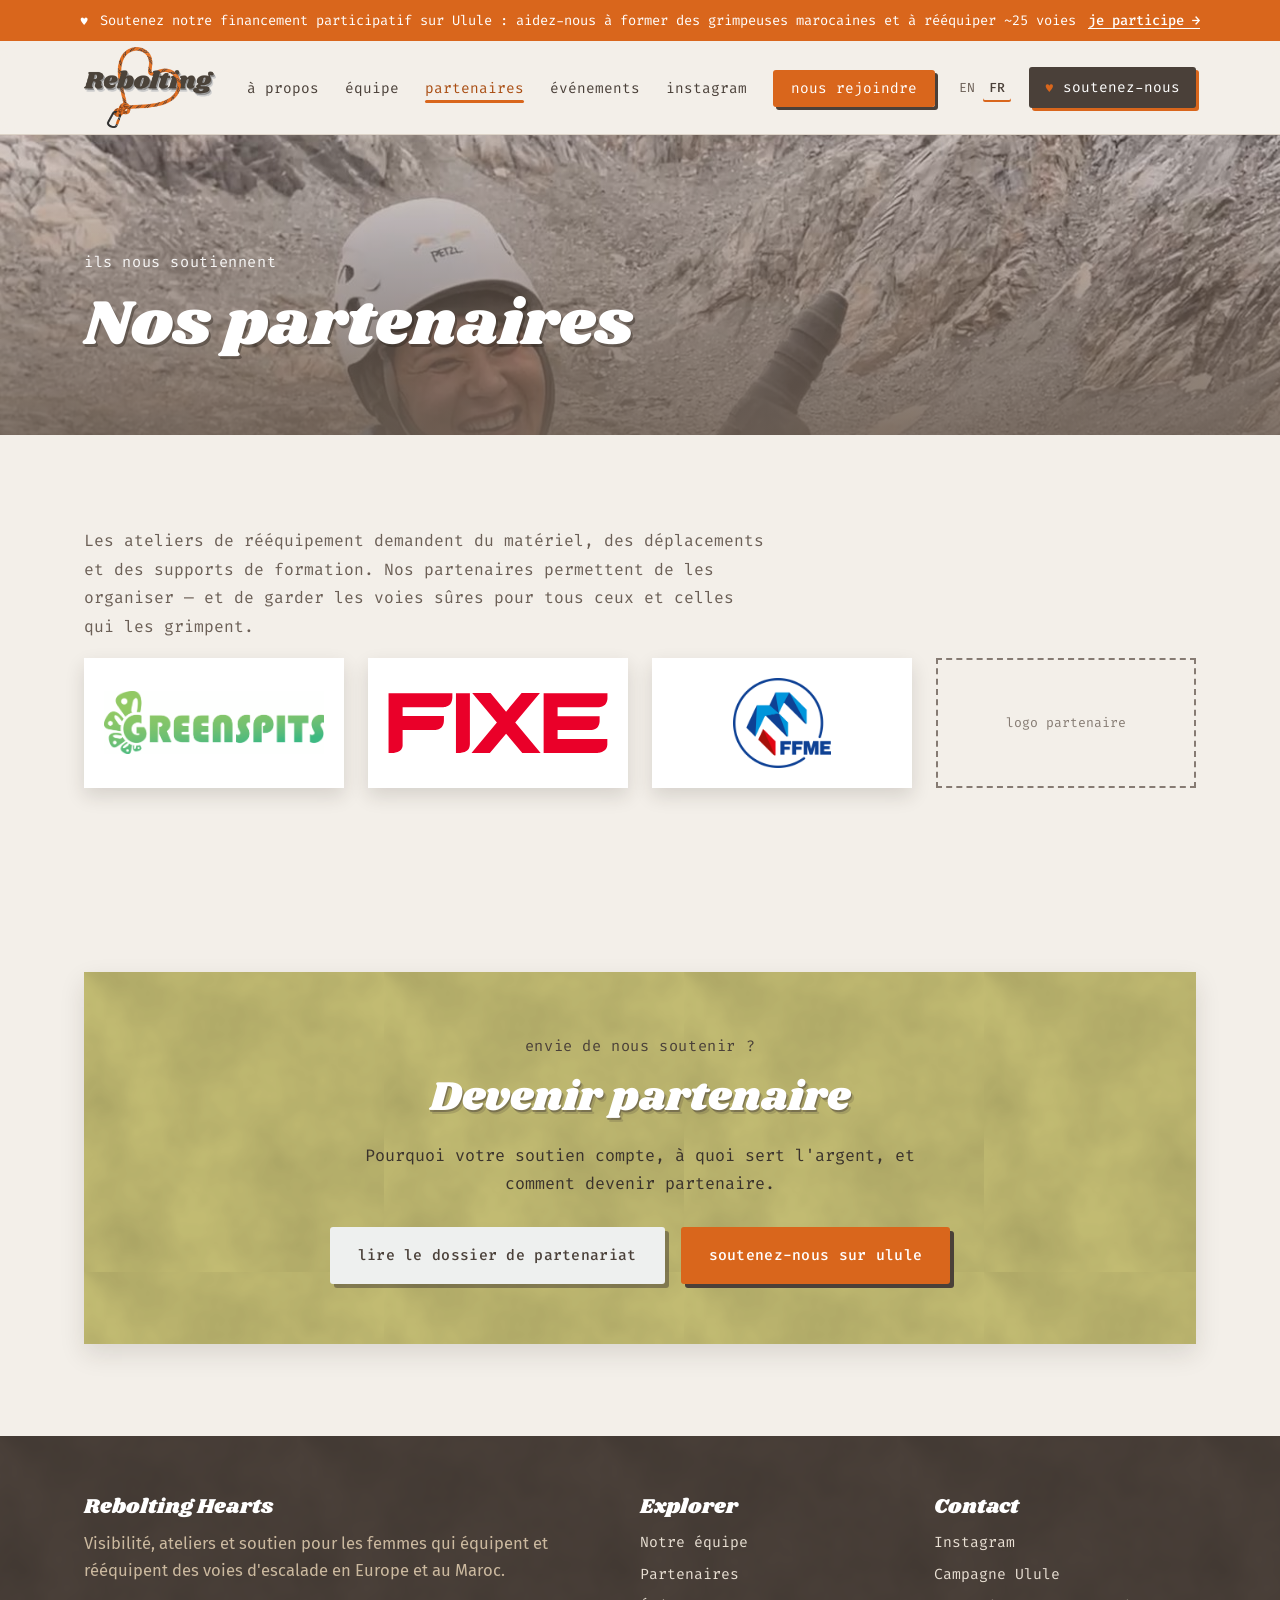
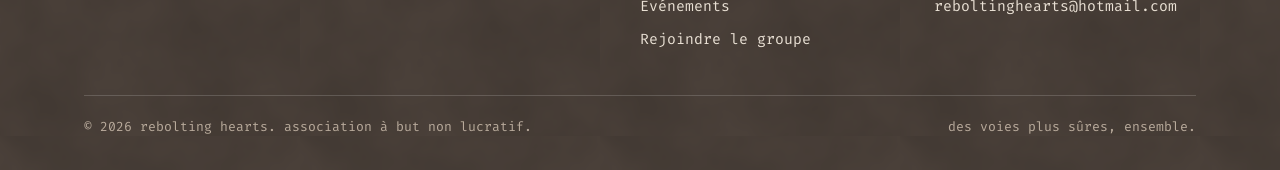
<file: fr/sponsors.html>
<!DOCTYPE html>
<html lang="fr">
<head>
<meta charset="UTF-8">
<meta name="viewport" content="width=device-width, initial-scale=1.0">
<title>Partenaires — Rebolting Hearts</title>
<meta name="description" content="Découvrez les partenaires qui soutiennent Rebolting Hearts, et comment le devenir.">
<link rel="preconnect" href="https://fonts.googleapis.com">
<link rel="preconnect" href="https://fonts.gstatic.com" crossorigin>
<link href="https://fonts.googleapis.com/css2?family=Shrikhand&family=Fira+Code:wght@400;500&family=Fira+Sans:wght@400;500;600;700&display=swap" rel="stylesheet">
<link rel="alternate" hreflang="en" href="https://rebolting-hearts-website.onrender.com/sponsors.html">
<link rel="alternate" hreflang="fr" href="https://rebolting-hearts-website.onrender.com/fr/sponsors.html">
<link rel="stylesheet" href="../css/style.css?v=19">
<script>document.documentElement.classList.add("js");setTimeout(function(){if(!window.__reveal)document.documentElement.classList.add("reveal-all")},2500);</script>
</head>
<body>

<a class="fund-banner" href="https://www.ulule.com/rebolting-hearts-workshops-for-women/" target="_blank" rel="noopener">
  <span class="fund-banner__heart" aria-hidden="true">♥</span>
  <span class="fund-banner__long">Soutenez notre financement participatif sur Ulule : aidez-nous à former des grimpeuses marocaines et à rééquiper ~25 voies</span>
  <span class="fund-banner__short">Soutenez notre campagne Ulule</span>
  <span class="fund-banner__cta">je participe →</span>
</a>

<header class="site-header">
  <nav class="nav">
    <a class="brand" href="index.html">
      <img src="../images/brand/logo-small.png" alt="Rebolting Hearts">
    </a>
    <button class="nav-toggle" aria-label="Ouvrir le menu">☰</button>
    <ul class="nav-links">
      <li><a href="index.html">À propos</a></li>
      <li><a href="team.html">Équipe</a></li>
      <li><a href="sponsors.html" class="active">Partenaires</a></li>
      <li><a href="events.html">Événements</a></li>
      <li><a href="https://www.instagram.com/rebolting.hearts/" target="_blank" rel="noopener">Instagram</a></li>
      <li><a href="join.html" class="nav-cta">Nous rejoindre</a></li>
    </ul>
    <div class="lang-switch" aria-label="Langue">
      <a href="../sponsors.html" lang="en" hreflang="en">EN</a>
      <a href="sponsors.html" lang="fr" aria-current="true">FR</a>
    </div>
    <a class="nav-fund" href="https://www.ulule.com/rebolting-hearts-workshops-for-women/" target="_blank" rel="noopener"><span aria-hidden="true">♥</span> soutenez-nous</a>
  </nav>
</header>

<div class="page-header">
  <img src="../images/photos/drill.jpg" alt="Cynthia-Lane tenant un perforateur sur une dalle en montagne" style="object-position: 50% 6%;">
  <div class="page-header__content">
    <span class="eyebrow">Ils nous soutiennent</span>
    <h1>Nos partenaires</h1>
  </div>
</div>

<section class="section">
  <div class="container">
    <p class="lede">
      Les ateliers de rééquipement demandent du matériel, des déplacements et des supports de formation. Nos partenaires permettent de les organiser — et de garder les voies sûres pour tous ceux et celles qui les grimpent.
    </p>


    <div class="sponsor-logo-grid reveal">
      <a href="https://greenspits.com/fr/" target="_blank" rel="noopener" class="sponsor-logo sponsor-logo--real" aria-label="Greenspits">
        <img src="../images/sponsors/greenspits.png" alt="Greenspits">
      </a>
      <a href="https://www.fixeclimbing.com/fr" target="_blank" rel="noopener" class="sponsor-logo sponsor-logo--real" aria-label="Fixe Climbing">
        <img src="../images/sponsors/fixeclimbing.svg" alt="Fixe Climbing">
      </a>
      <a href="https://www.instagram.com/ct_ffme_04/" target="_blank" rel="noopener" class="sponsor-logo sponsor-logo--real" aria-label="FFME 04">
        <img src="../images/sponsors/ffme-griffe.png" alt="FFME — Fédération Française de la Montagne et de l'Escalade">
      </a>
      <div class="sponsor-logo">Logo partenaire</div>
    </div>
  </div>
</section>

<section class="section">
  <div class="container reveal">
    <div class="callout">
      <span class="eyebrow">envie de nous soutenir ?</span>
      <h2>Devenir partenaire</h2>
      <p>Pourquoi votre soutien compte, à quoi sert l'argent, et comment devenir partenaire.</p>
      <div class="btn-row">
        <a href="join.html#become-a-sponsor" class="btn btn--light">Lire le dossier de partenariat</a>
        <a href="https://www.ulule.com/rebolting-hearts-workshops-for-women/" target="_blank" rel="noopener" class="btn btn--primary">Soutenez-nous sur Ulule</a>
      </div>
    </div>
  </div>
</section>

<footer class="site-footer">
  <div class="container">
    <div class="footer-grid">
      <div>
        <h4>Rebolting Hearts</h4>
        <p style="color:#cbb99f;">Visibilité, ateliers et soutien pour les femmes qui équipent et rééquipent des voies d'escalade en Europe et au Maroc.</p>
      </div>
      <div>
        <h4>Explorer</h4>
        <ul>
          <li><a href="team.html">Notre équipe</a></li>
          <li><a href="sponsors.html">Partenaires</a></li>
          <li><a href="events.html">Événements</a></li>
          <li><a href="join.html">Rejoindre le groupe</a></li>
        </ul>
      </div>
      <div>
        <h4>Contact</h4>
        <ul>
          <li><a href="https://www.instagram.com/rebolting.hearts/" target="_blank" rel="noopener">Instagram</a></li>
          <li><a href="https://www.ulule.com/rebolting-hearts-workshops-for-women/" target="_blank" rel="noopener">Campagne Ulule</a></li>
          <li><a href="mailto:reboltinghearts@hotmail.com">reboltinghearts@hotmail.com</a></li>
        </ul>
      </div>
    </div>
    <div class="footer-bottom">
      <span>© 2026 Rebolting Hearts. Association à but non lucratif.</span>
      <span>Des voies plus sûres, ensemble.</span>
    </div>
  </div>
</footer>

<script>
(function () {
  window.__reveal = true;
  var toggle = document.querySelector(".nav-toggle");
  var links = document.querySelector(".nav-links");
  if (toggle && links) {
    toggle.addEventListener("click", function () { links.classList.toggle("open"); });
  }
  var els = document.querySelectorAll(".reveal");
  if (!("IntersectionObserver" in window)) {
    document.documentElement.classList.add("reveal-all");
    return;
  }
  var observer = new IntersectionObserver(function (entries) {
    entries.forEach(function (entry) {
      if (entry.isIntersecting) {
        entry.target.classList.add("is-visible");
        observer.unobserve(entry.target);
      }
    });
  }, { threshold: 0, rootMargin: "0px 0px -8% 0px" });
  els.forEach(function (el) { observer.observe(el); });
})();
</script>
</body>
</html>
</file>
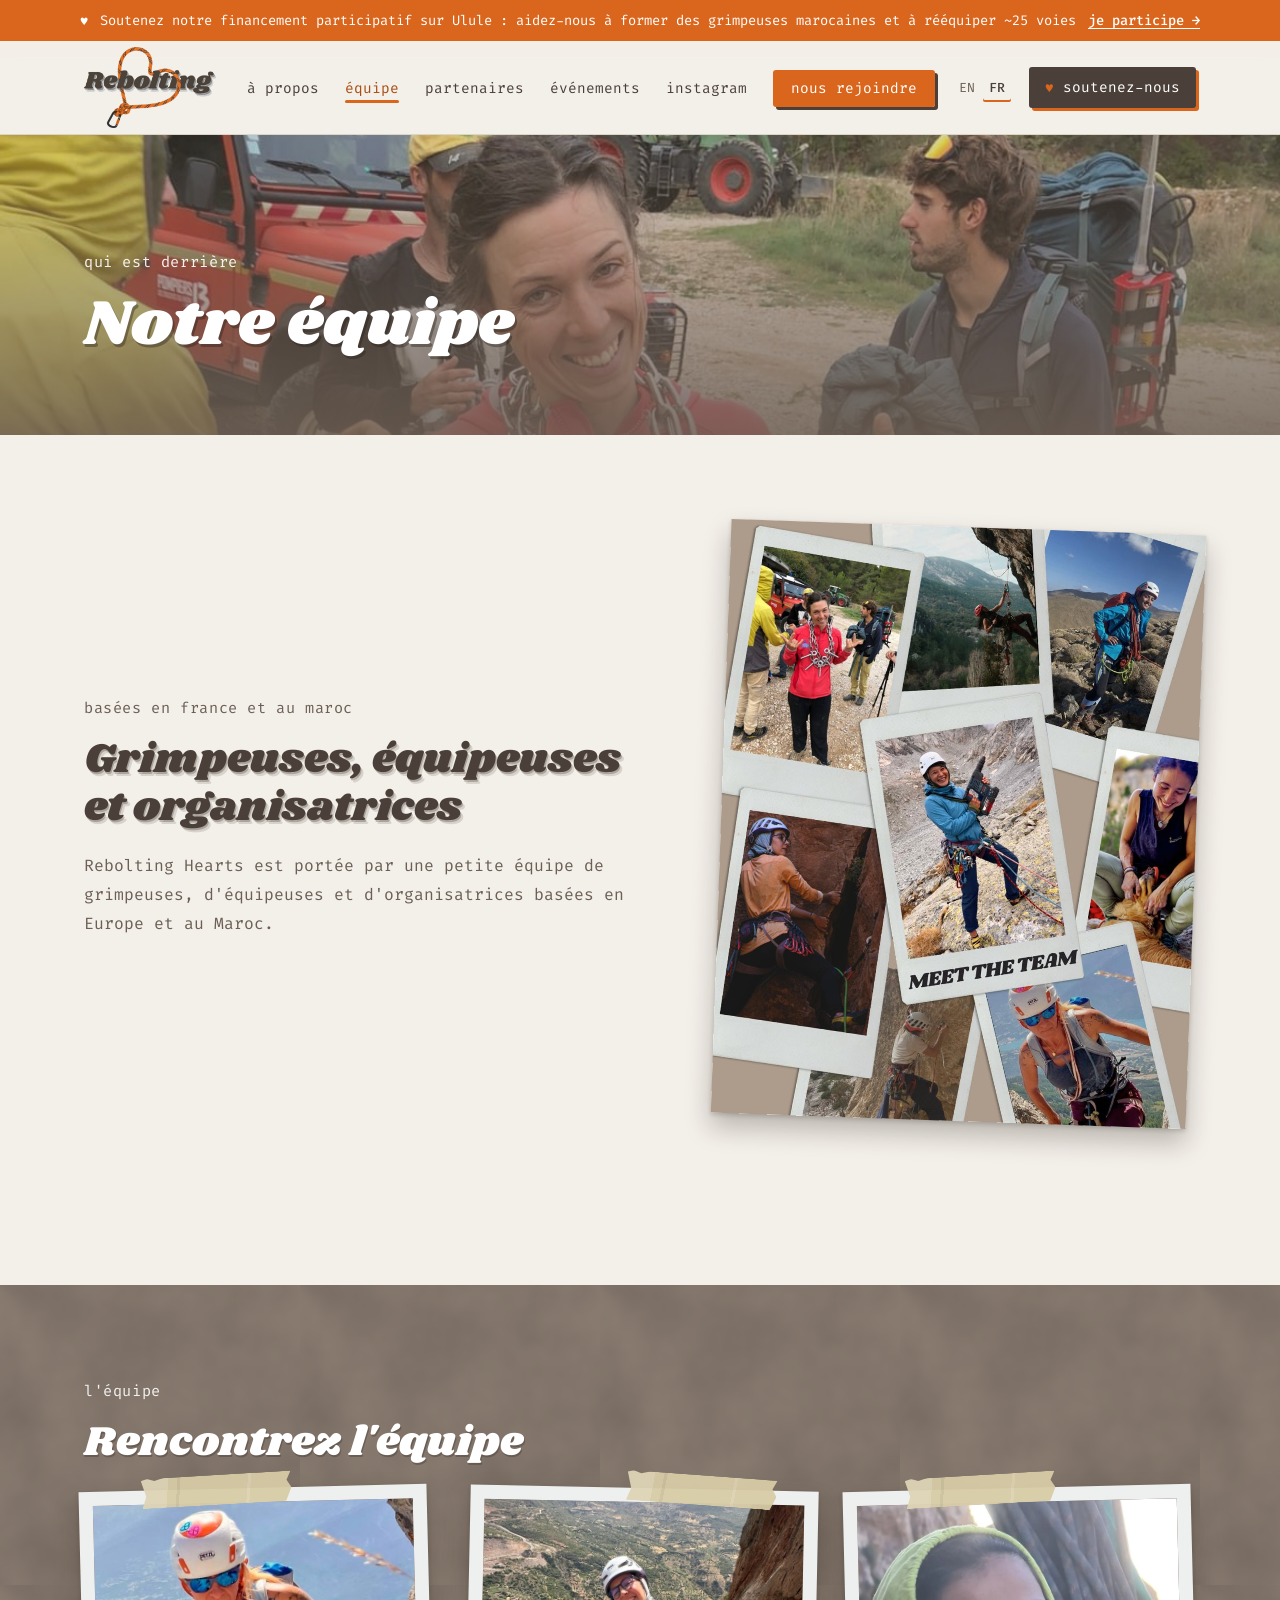
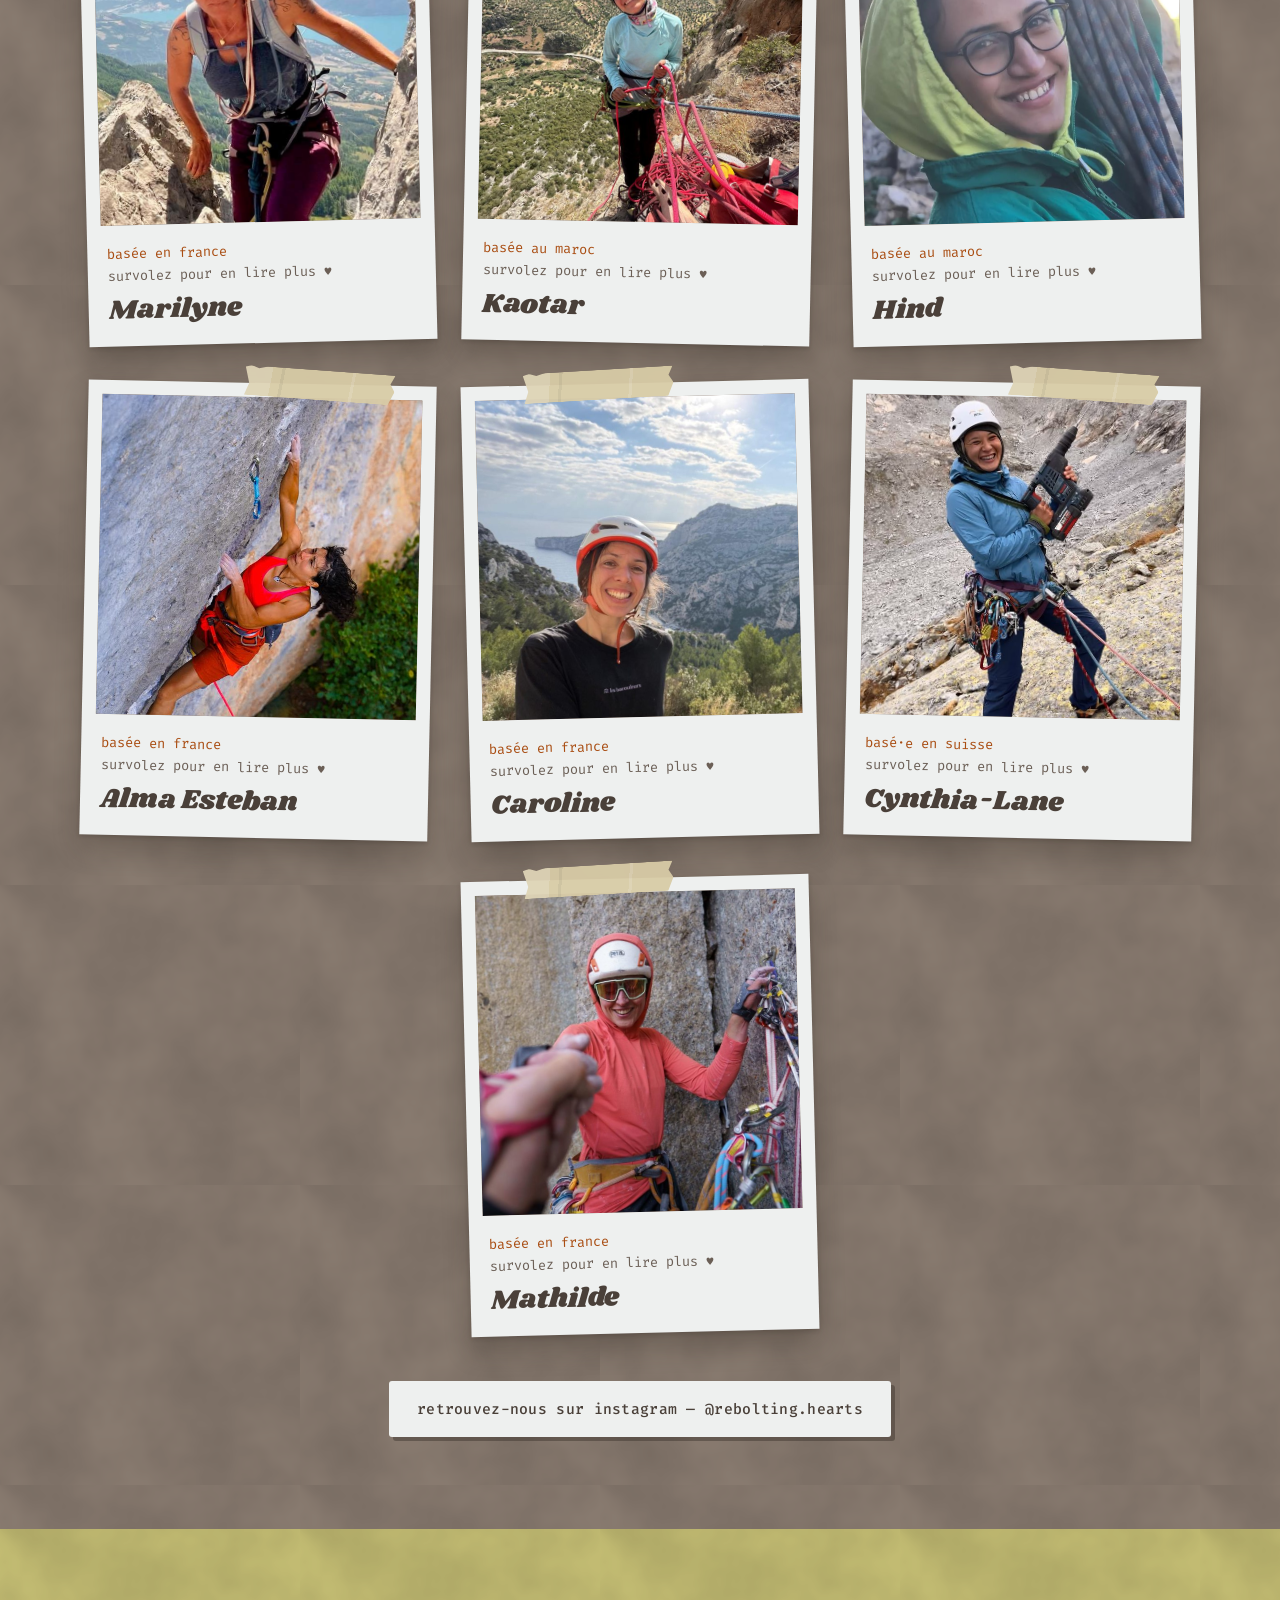
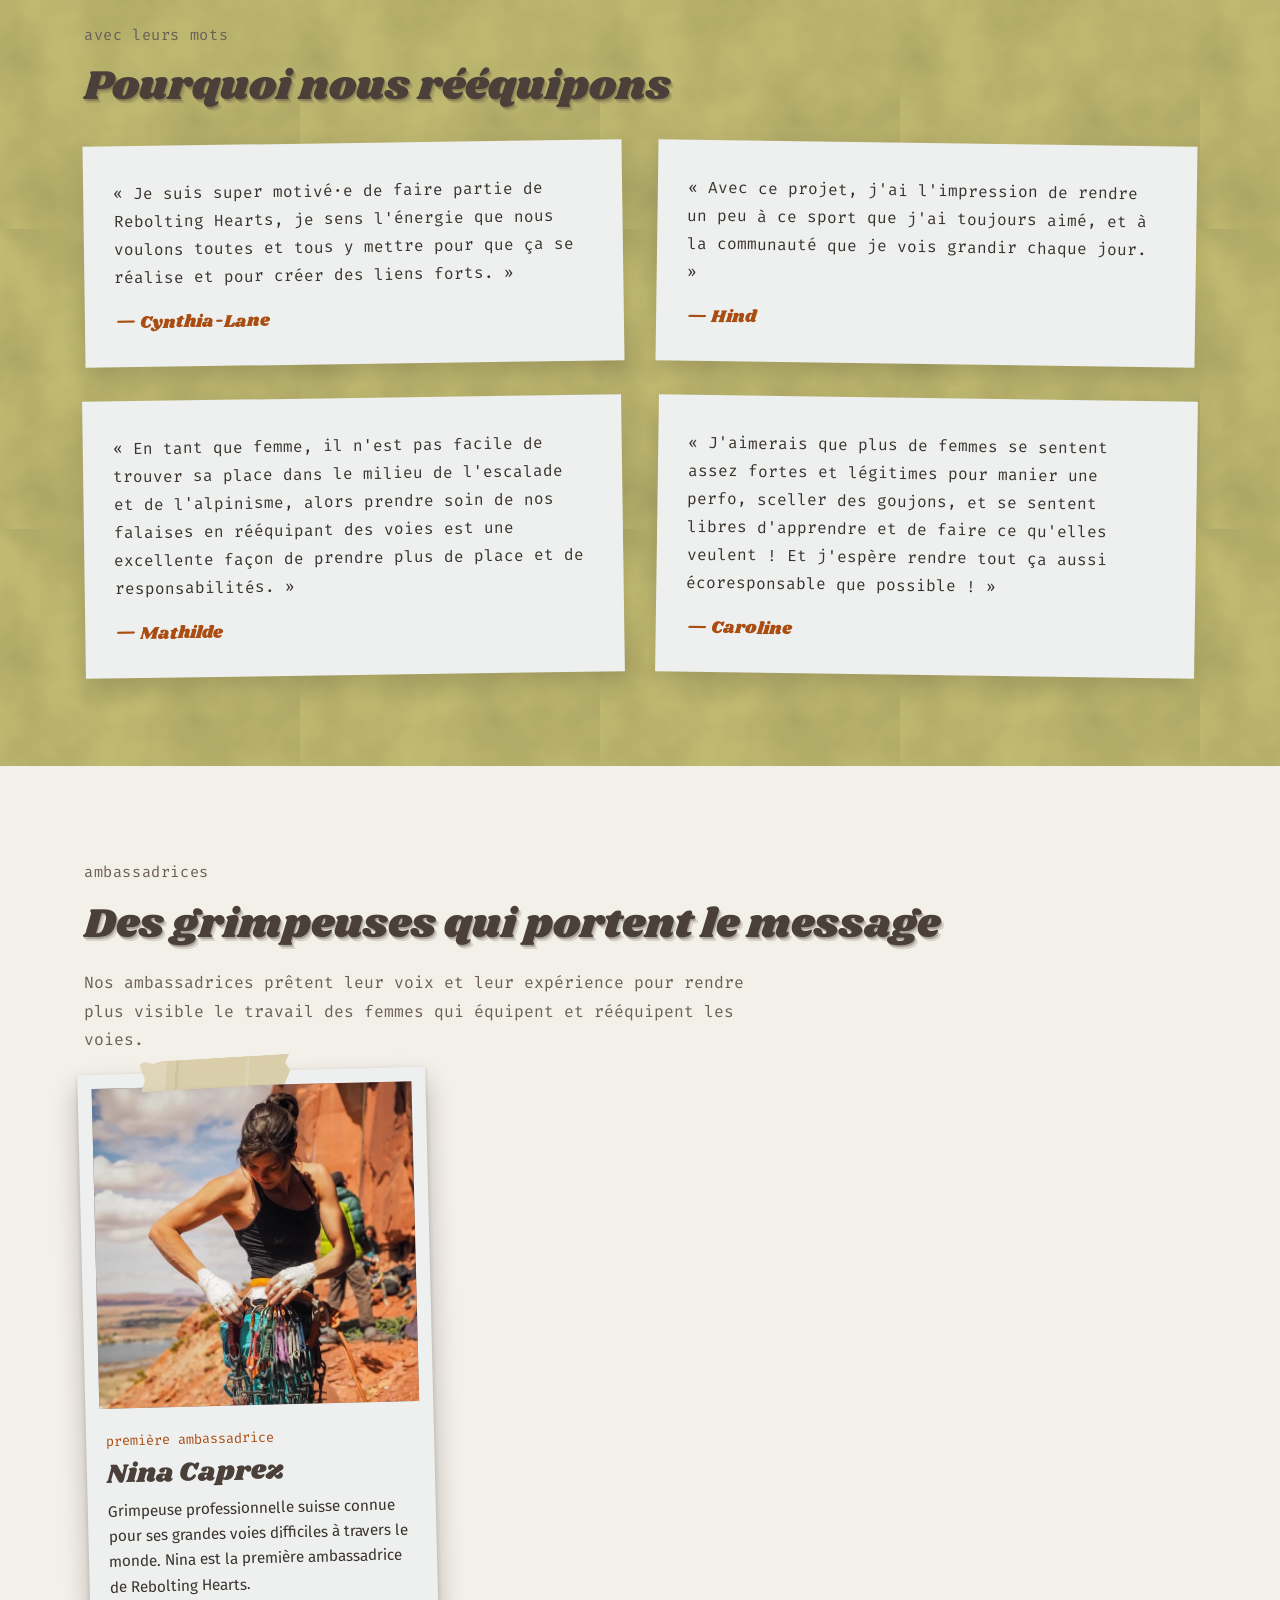
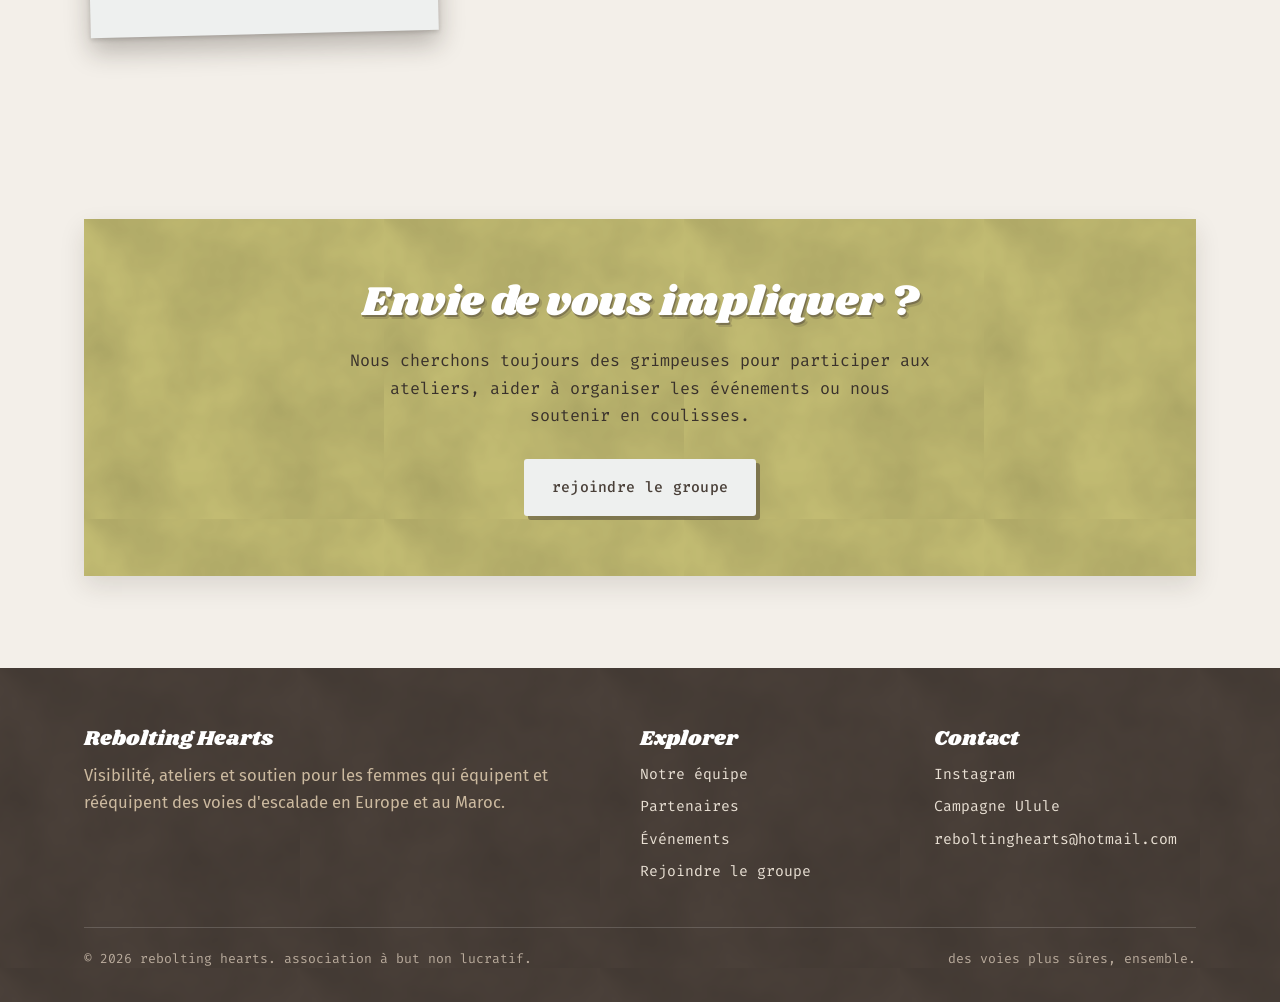
<file: fr/team.html>
<!DOCTYPE html>
<html lang="fr">
<head>
<meta charset="UTF-8">
<meta name="viewport" content="width=device-width, initial-scale=1.0">
<title>Notre équipe — Rebolting Hearts</title>
<meta name="description" content="Découvrez l&#x27;équipe derrière Rebolting Hearts.">
<link rel="preconnect" href="https://fonts.googleapis.com">
<link rel="preconnect" href="https://fonts.gstatic.com" crossorigin>
<link href="https://fonts.googleapis.com/css2?family=Shrikhand&family=Fira+Code:wght@400;500&family=Fira+Sans:wght@400;500;600;700&display=swap" rel="stylesheet">
<link rel="alternate" hreflang="en" href="https://rebolting-hearts-website.onrender.com/team.html">
<link rel="alternate" hreflang="fr" href="https://rebolting-hearts-website.onrender.com/fr/team.html">
<link rel="stylesheet" href="../css/style.css?v=19">
<script>document.documentElement.classList.add("js");setTimeout(function(){if(!window.__reveal)document.documentElement.classList.add("reveal-all")},2500);</script>
</head>
<body>

<a class="fund-banner" href="https://www.ulule.com/rebolting-hearts-workshops-for-women/" target="_blank" rel="noopener">
  <span class="fund-banner__heart" aria-hidden="true">♥</span>
  <span class="fund-banner__long">Soutenez notre financement participatif sur Ulule : aidez-nous à former des grimpeuses marocaines et à rééquiper ~25 voies</span>
  <span class="fund-banner__short">Soutenez notre campagne Ulule</span>
  <span class="fund-banner__cta">je participe →</span>
</a>

<header class="site-header">
  <nav class="nav">
    <a class="brand" href="index.html">
      <img src="../images/brand/logo-small.png" alt="Rebolting Hearts">
    </a>
    <button class="nav-toggle" aria-label="Ouvrir le menu">☰</button>
    <ul class="nav-links">
      <li><a href="index.html">À propos</a></li>
      <li><a href="team.html" class="active">Équipe</a></li>
      <li><a href="sponsors.html">Partenaires</a></li>
      <li><a href="events.html">Événements</a></li>
      <li><a href="https://www.instagram.com/rebolting.hearts/" target="_blank" rel="noopener">Instagram</a></li>
      <li><a href="join.html" class="nav-cta">Nous rejoindre</a></li>
    </ul>
    <div class="lang-switch" aria-label="Langue">
      <a href="../team.html" lang="en" hreflang="en">EN</a>
      <a href="team.html" lang="fr" aria-current="true">FR</a>
    </div>
    <a class="nav-fund" href="https://www.ulule.com/rebolting-hearts-workshops-for-women/" target="_blank" rel="noopener"><span aria-hidden="true">♥</span> soutenez-nous</a>
  </nav>
</header>

<div class="page-header">
  <img src="../images/photos/team-hangers.jpg" alt="Une membre de l&#x27;équipe rit, une chaîne de plaquettes autour du cou" style="object-position: 50% 22%;">
  <div class="page-header__content">
    <span class="eyebrow">Qui est derrière</span>
    <h1>Notre équipe</h1>
  </div>
</div>

<section class="section">
  <div class="container">
    <div class="team-intro">
      <div>
        <span class="eyebrow">basées en France et au Maroc</span>
        <h2>Grimpeuses, équipeuses et organisatrices</h2>
        <p class="lede">
          Rebolting Hearts est portée par une petite équipe de grimpeuses, d'équipeuses et d'organisatrices basées en Europe et au Maroc.
        </p>
      </div>
      <img src="../images/photos/meet-the-team.jpg" alt="Collage de polaroïds de l&#x27;équipe Rebolting Hearts en train de grimper et d&#x27;équiper" class="team-collage">
    </div>
  </div>
</section>

<section class="section section--taupe">
  <div class="container">

    <span class="eyebrow">l'équipe</span>
    <h2>Rencontrez l'équipe</h2>
    <div class="grid grid--3 team-grid reveal">
      <div class="team-card has-bio" tabindex="0">
        <div class="team-photo"><img src="../images/team/marilyn.jpg" alt="Marilyne en train de grimper" loading="lazy"></div>
        <div class="team-info">
          <div class="team-role">basée en France</div>
          <h3>Marilyne</h3>
        </div>
        <div class="team-bio">
          <p>Je suis Marilyne, j'ai 50 ans. Je suis née et j'ai grandi au cœur de la vallée de l'Ubaye, dans les Alpes françaises. La montagne a toujours fait partie de ma vie : je skie, je randonne et je fais de l'alpinisme depuis toujours. J'ai commencé l'escalade il y a 15 ans, et depuis 5 ans j'équipe et je rééquipe aussi des voies. Je fais partie de Greenspits, une communauté reconnue d'équipeurs et d'équipeuses expérimenté·es et engagé·es.</p>
          <p>Ingénieure de formation, je suis titulaire de diplômes fédéraux d'escalade en site naturel et d'un diplôme professionnel d'éducatrice d'escalade en salle. Tout au long de ma carrière, j'ai œuvré pour que les compétences, les expériences et les spécificités des femmes soient mieux reconnues et valorisées.</p>
          <p>Aujourd'hui, je m'implique dans des projets autour du leadership et de la gouvernance des femmes dans le sport, et je suis fière de faire partie du « Club des 300 », un réseau de femmes dirigeantes du sport soutenu par le Comité national olympique et sportif français. Je travaille aussi, au sein du comité régional Sud de la FFME, sur le décrochage sportif des adolescentes.</p>
          <p>Soutenir Rebolting Hearts est en parfaite cohérence avec mes valeurs et avec le sens que je veux donner à mon engagement auprès des communautés de l'escalade et de la montagne. J'espère y contribuer grâce à mon expérience d'éducatrice et d'équipeuse, tout en aidant à créer des ponts entre les différentes communautés montagne et escalade dont j'ai la chance de faire partie.</p>
          <p>J'ai toujours aimé voyager, rencontrer des gens et découvrir de nouvelles façons de partager notre passion pour la montagne. Pour moi, Alpine Hearts est une manière naturelle et enthousiasmante de se connecter, d'apprendre les unes des autres et de créer ensemble quelque chose qui a du sens.</p>
          <p>❤️ Rejoignez-nous — construisons ensemble une communauté d'escalade plus soudée, plus inclusive et plus inspirante !</p>
        </div>
      </div>
      <div class="team-card has-bio" tabindex="0">
        <div class="team-photo"><img src="../images/team/kaotar.jpg" alt="Kaotar en train de grimper" loading="lazy"></div>
        <div class="team-info">
          <div class="team-role">basée au Maroc</div>
          <h3>Kaotar</h3>
        </div>
        <div class="team-bio">
          <p>Je m'appelle Kaotar, j'ai 31 ans et je suis marocaine, de Casablanca.</p>
          <p>Je grimpe depuis 2021. J'ai toujours aimé la nature (et l'escalade un peu plus), et ce que j'aime le plus dans l'escalade, c'est tout ce qu'elle m'apprend : ce sentiment d'humilité et toutes ces petites leçons de vie.</p>
          <p>Faire partie de ce projet compte beaucoup pour moi. Partager ce sport, cette passion, avec d'autres me tient à cœur, et encore plus quand il s'agit de le partager avec des femmes comme moi. Se retrouver, grimper ensemble, s'encourager et progresser ensemble, c'est tellement porteur. 🤍</p>
          <p>J'ai hâte de vous retrouver lors de ce magnifique événement, de partager de beaux moments et de contribuer à ma façon à l'essor de la communauté des grimpeuses au Maroc.</p>
        </div>
      </div>
      <div class="team-card has-bio" tabindex="0">
        <div class="team-photo"><img src="../images/team/hind.jpg" alt="Hind en train de grimper" loading="lazy"></div>
        <div class="team-info">
          <div class="team-role">basée au Maroc</div>
          <h3>Hind</h3>
        </div>
        <div class="team-bio">
          <p>Je suis Hind, j'ai 33 ans, je viens de Casablanca, au Maroc. Je grimpe depuis 2020 et j'ai toujours adoré la nature.</p>
          <p>J'ai toujours eu le sentiment de recevoir énormément de la nature et de l'escalade, et avec ce projet j'ai l'impression de rendre un peu à ce sport que j'ai toujours aimé, et à la communauté que je vois grandir chaque jour.</p>
          <p>Venez nous rejoindre lors de ce bel événement pour soutenir la communauté des grimpeuses au Maroc, pour découvrir et créer des liens. Plein d'amour.</p>
        </div>
      </div>
      <div class="team-card has-bio" tabindex="0">
        <div class="team-photo"><img src="../images/team/alma.jpg" alt="Alma Esteban en train de grimper" loading="lazy"></div>
        <div class="team-info">
          <div class="team-role">basée en France</div>
          <h3>Alma Esteban</h3>
        </div>
        <div class="team-bio">
          <p>Je suis Alma Esteban. Je grimpe depuis presque 20 ans, et deux des choses que j'aime le plus dans la vie sont l'escalade et l'enseignement, notamment à travers mon travail de formatrice Warrior's Way, où j'accompagne les grimpeurs et grimpeuses dans leur préparation mentale.</p>
          <p>Faire partie d'une communauté bienveillante compte énormément pour moi, et j'aime rendre la pareille comme je peux. J'ai déjà organisé des événements et animé des ateliers de rééquipement, et pour ce projet, j'accompagnerai nos participantes dans la pratique du remplacement du matériel des voies.</p>
          <p>Quand j'ai commencé l'escalade, j'ai vite compris à quel point il peut être intimidant d'entrer dans un milieu bien établi quand on y est minoritaire. Ces barrières subtiles et invisibles peuvent vraiment donner envie d'abandonner. Avoir des espaces sûrs et bienveillants pour apprendre avec d'autres femmes a été une expérience tellement porteuse pour moi.</p>
          <p>Je n'oublierai jamais un atelier de rééquipement pour femmes où j'ai vu une participante couper un vieux spit à la disqueuse. Des étincelles partout ✨, les biceps contractés 💪, rayonnante de confiance 🦹🏻‍♀️. C'était un moment tellement fort, et ça a complètement changé mon regard ❤️‍🔥. J'ai hâte de créer d'autres moments comme celui-là pour notre communauté.</p>
          <p>Si ça vous parle, rejoignez-nous ! Nous serions ravies de vous accueillir, quels que soient votre parcours et vos compétences. Il y a une place pour chacune ici ! 🙋🏽‍♀️</p>
        </div>
      </div>
      <div class="team-card has-bio" tabindex="0">
        <div class="team-photo"><img src="../images/team/caroline.jpg" alt="Caroline en train de grimper" loading="lazy"></div>
        <div class="team-info">
          <div class="team-role">basée en France</div>
          <h3>Caroline</h3>
        </div>
        <div class="team-bio">
          <p>Salut les filles, moi c'est Caroline, 36 ans. J'ai commencé l'escalade il y a 10 ans, j'enseigne l'escalade en salle depuis 4 ans, et je suis à 2 semaines de finir mon diplôme d'escalade en site naturel ! Passionnée, souriante et avec beaucoup d'humour (pas apprécié de tout le monde), j'ai plein d'énergie à mettre dans cet événement et dans d'autres !</p>
          <p>Pour l'instant, je planifie le projet et j'espère pouvoir partager quelques tâches 😉</p>
          <p>J'aimerais que plus de femmes se sentent assez fortes et légitimes pour manier une perfo, sceller des goujons, et se sentent libres d'apprendre et de faire ce qu'elles veulent ! Et j'espère rendre cet événement aussi écoresponsable que possible : rééquiper évite que d'autres falaises deviennent des sites d'escalade, avec de gros travaux et beaucoup de monde qui dérange la faune… et comme je suis un peu utopiste, je compte venir en bateau et en van avec mon Cachou adoré ❤️ 🐶</p>
          <p>Alors venez nous rejoindre pour le premier stage au Maroc, pour nous aider à planifier et organiser l'événement, ou simplement pour nous suivre et nous soutenir !</p>
        </div>
      </div>
      <div class="team-card has-bio" tabindex="0">
        <div class="team-photo"><img src="../images/team/lane.jpg" alt="Cynthia-Lane tenant un perforateur" loading="lazy"></div>
        <div class="team-info">
          <div class="team-role">basé·e en Suisse</div>
          <h3>Cynthia-Lane</h3>
        </div>
        <div class="team-bio">
          <p>Salut, je m'appelle Cynthia-Lane (elle/iel) et je vis dans les Alpes suisses.</p>
          <p>L'an dernier, j'ai participé à des projets de rééquipement autour d'un refuge et j'ai adoré ! J'aime contribuer à façonner les sites d'escalade et j'aime grimper avec d'autres personnes FLINTA*. Je suis super motivé·e de faire partie de Rebolting Hearts, je sens l'énergie que nous voulons toutes et tous y mettre pour que ça se réalise et pour créer des liens forts.</p>
          <p>En ce moment, c'est moi qui gère le compte Instagram, et je serais ravi·e de partager cette mission avec quelqu'un qui voudrait soutenir le projet avec ses compétences sur les réseaux sociaux. Alors si la communauté que nous construisons vous parle, écrivez-nous en DM et impliquez-vous !</p>
          <p>Nous sommes heureuses de vous avoir ici !</p>
        </div>
      </div>
      <div class="team-card has-bio" tabindex="0">
        <div class="team-photo"><img src="../images/team/mathilde.jpg" alt="Mathilde en train de grimper" loading="lazy"></div>
        <div class="team-info">
          <div class="team-role">basée en France</div>
          <h3>Mathilde</h3>
        </div>
        <div class="team-bio">
          <p>Je suis Mathilde, 31 ans, française et aspirante guide de haute montagne. Je grimpe depuis 6 ans, et l'hiver je fais aussi du mixte et de la cascade de glace. J'adore partir à l'aventure en montagne et ouvrir des voies.</p>
          <p>En tant que femme, il n'est pas facile de trouver sa place dans le milieu de l'escalade et de l'alpinisme, alors prendre soin de nos falaises en rééquipant des voies est une excellente façon de prendre plus de place et de responsabilités. Nous sommes plus que qualifiées pour le faire, mais tant que ce domaine sera dominé par les hommes, les femmes s'en sentiront exclues. Notre objectif est de former et d'inspirer d'autres femmes à rejoindre cette aventure.</p>
          <p>Je suis vraiment heureuse de pouvoir aider et participer à ce super projet. Venez nous rejoindre ! 🙌🏽</p>
        </div>
      </div>
    </div>
    <div class="btn-row" style="justify-content: center; margin-top: 3rem;">
      <a href="https://www.instagram.com/rebolting.hearts/" target="_blank" rel="noopener" class="btn btn--light">Retrouvez-nous sur Instagram — @rebolting.hearts</a>
    </div>
  </div>
</section>

<section class="section section--olive">
  <div class="container reveal">
    <span class="eyebrow">avec leurs mots</span>
    <h2>Pourquoi nous rééquipons</h2>
    <div class="grid grid--2 quote-grid">
      <blockquote class="quote-card">« Je suis super motivé·e de faire partie de Rebolting Hearts, je sens l'énergie que nous voulons toutes et tous y mettre pour que ça se réalise et pour créer des liens forts. »<cite class="quote-card__by">— Cynthia-Lane</cite></blockquote>
      <blockquote class="quote-card">« Avec ce projet, j'ai l'impression de rendre un peu à ce sport que j'ai toujours aimé, et à la communauté que je vois grandir chaque jour. »<cite class="quote-card__by">— Hind</cite></blockquote>
      <blockquote class="quote-card">« En tant que femme, il n'est pas facile de trouver sa place dans le milieu de l'escalade et de l'alpinisme, alors prendre soin de nos falaises en rééquipant des voies est une excellente façon de prendre plus de place et de responsabilités. »<cite class="quote-card__by">— Mathilde</cite></blockquote>
      <blockquote class="quote-card">« J'aimerais que plus de femmes se sentent assez fortes et légitimes pour manier une perfo, sceller des goujons, et se sentent libres d'apprendre et de faire ce qu'elles veulent ! Et j'espère rendre tout ça aussi écoresponsable que possible ! »<cite class="quote-card__by">— Caroline</cite></blockquote>
    </div>
  </div>
</section>

<section class="section" id="ambassadors">
  <div class="container reveal">
    <span class="eyebrow">Ambassadrices</span>
    <h2>Des grimpeuses qui portent le message</h2>
    <p class="lede">
      Nos ambassadrices prêtent leur voix et leur expérience pour rendre plus visible le travail des femmes qui équipent et rééquipent les voies.
    </p>

    <div class="grid grid--3">
      <div class="team-card">
        <div class="team-photo"><img src="../images/photos/AMBASSADORS_nina_caprez.webp" alt="Nina Caprez prépare son matériel au pied d&#x27;une paroi de grès" loading="lazy"></div>
        <div class="team-info">
          <div class="team-role">Première ambassadrice</div>
          <h3>Nina Caprez</h3>
          <p>Grimpeuse professionnelle suisse connue pour ses grandes voies difficiles à travers le monde. Nina est la première ambassadrice de Rebolting Hearts.</p>
        </div>
      </div>
    </div>
  </div>
</section>

<section class="section">
  <div class="container">
    <div class="callout">
      <h2>Envie de vous impliquer ?</h2>
      <p>Nous cherchons toujours des grimpeuses pour participer aux ateliers, aider à organiser les événements ou nous soutenir en coulisses.</p>
      <div class="btn-row">
        <a href="join.html" class="btn btn--light">Rejoindre le groupe</a>
      </div>
    </div>
  </div>
</section>

<footer class="site-footer">
  <div class="container">
    <div class="footer-grid">
      <div>
        <h4>Rebolting Hearts</h4>
        <p style="color:#cbb99f;">Visibilité, ateliers et soutien pour les femmes qui équipent et rééquipent des voies d'escalade en Europe et au Maroc.</p>
      </div>
      <div>
        <h4>Explorer</h4>
        <ul>
          <li><a href="team.html">Notre équipe</a></li>
          <li><a href="sponsors.html">Partenaires</a></li>
          <li><a href="events.html">Événements</a></li>
          <li><a href="join.html">Rejoindre le groupe</a></li>
        </ul>
      </div>
      <div>
        <h4>Contact</h4>
        <ul>
          <li><a href="https://www.instagram.com/rebolting.hearts/" target="_blank" rel="noopener">Instagram</a></li>
          <li><a href="https://www.ulule.com/rebolting-hearts-workshops-for-women/" target="_blank" rel="noopener">Campagne Ulule</a></li>
          <li><a href="mailto:reboltinghearts@hotmail.com">reboltinghearts@hotmail.com</a></li>
        </ul>
      </div>
    </div>
    <div class="footer-bottom">
      <span>© 2026 Rebolting Hearts. Association à but non lucratif.</span>
      <span>Des voies plus sûres, ensemble.</span>
    </div>
  </div>
</footer>

<script>
(function () {
  window.__reveal = true;
  var toggle = document.querySelector(".nav-toggle");
  var links = document.querySelector(".nav-links");
  if (toggle && links) {
    toggle.addEventListener("click", function () { links.classList.toggle("open"); });
  }
  var els = document.querySelectorAll(".reveal");
  if (!("IntersectionObserver" in window)) {
    document.documentElement.classList.add("reveal-all");
    return;
  }
  var observer = new IntersectionObserver(function (entries) {
    entries.forEach(function (entry) {
      if (entry.isIntersecting) {
        entry.target.classList.add("is-visible");
        observer.unobserve(entry.target);
      }
    });
  }, { threshold: 0, rootMargin: "0px 0px -8% 0px" });
  els.forEach(function (el) { observer.observe(el); });
})();
</script>
</body>
</html>
</file>
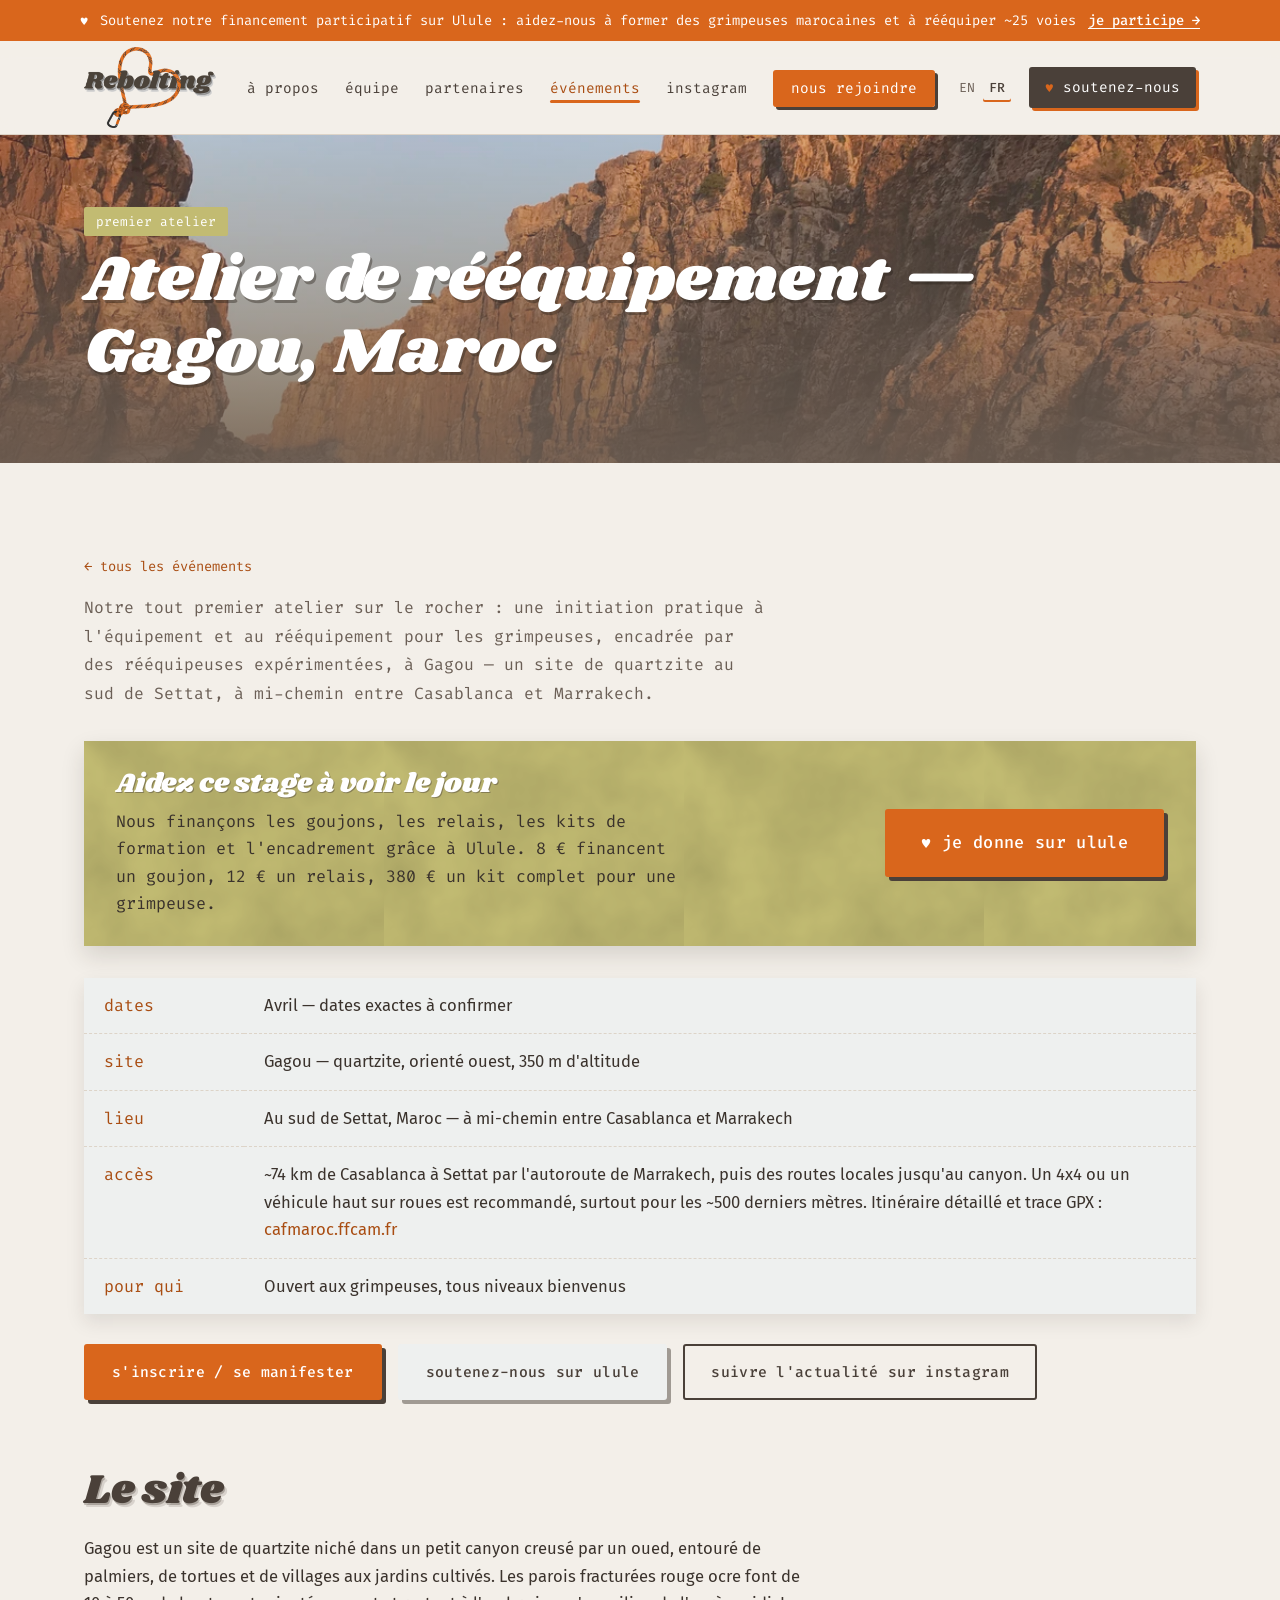
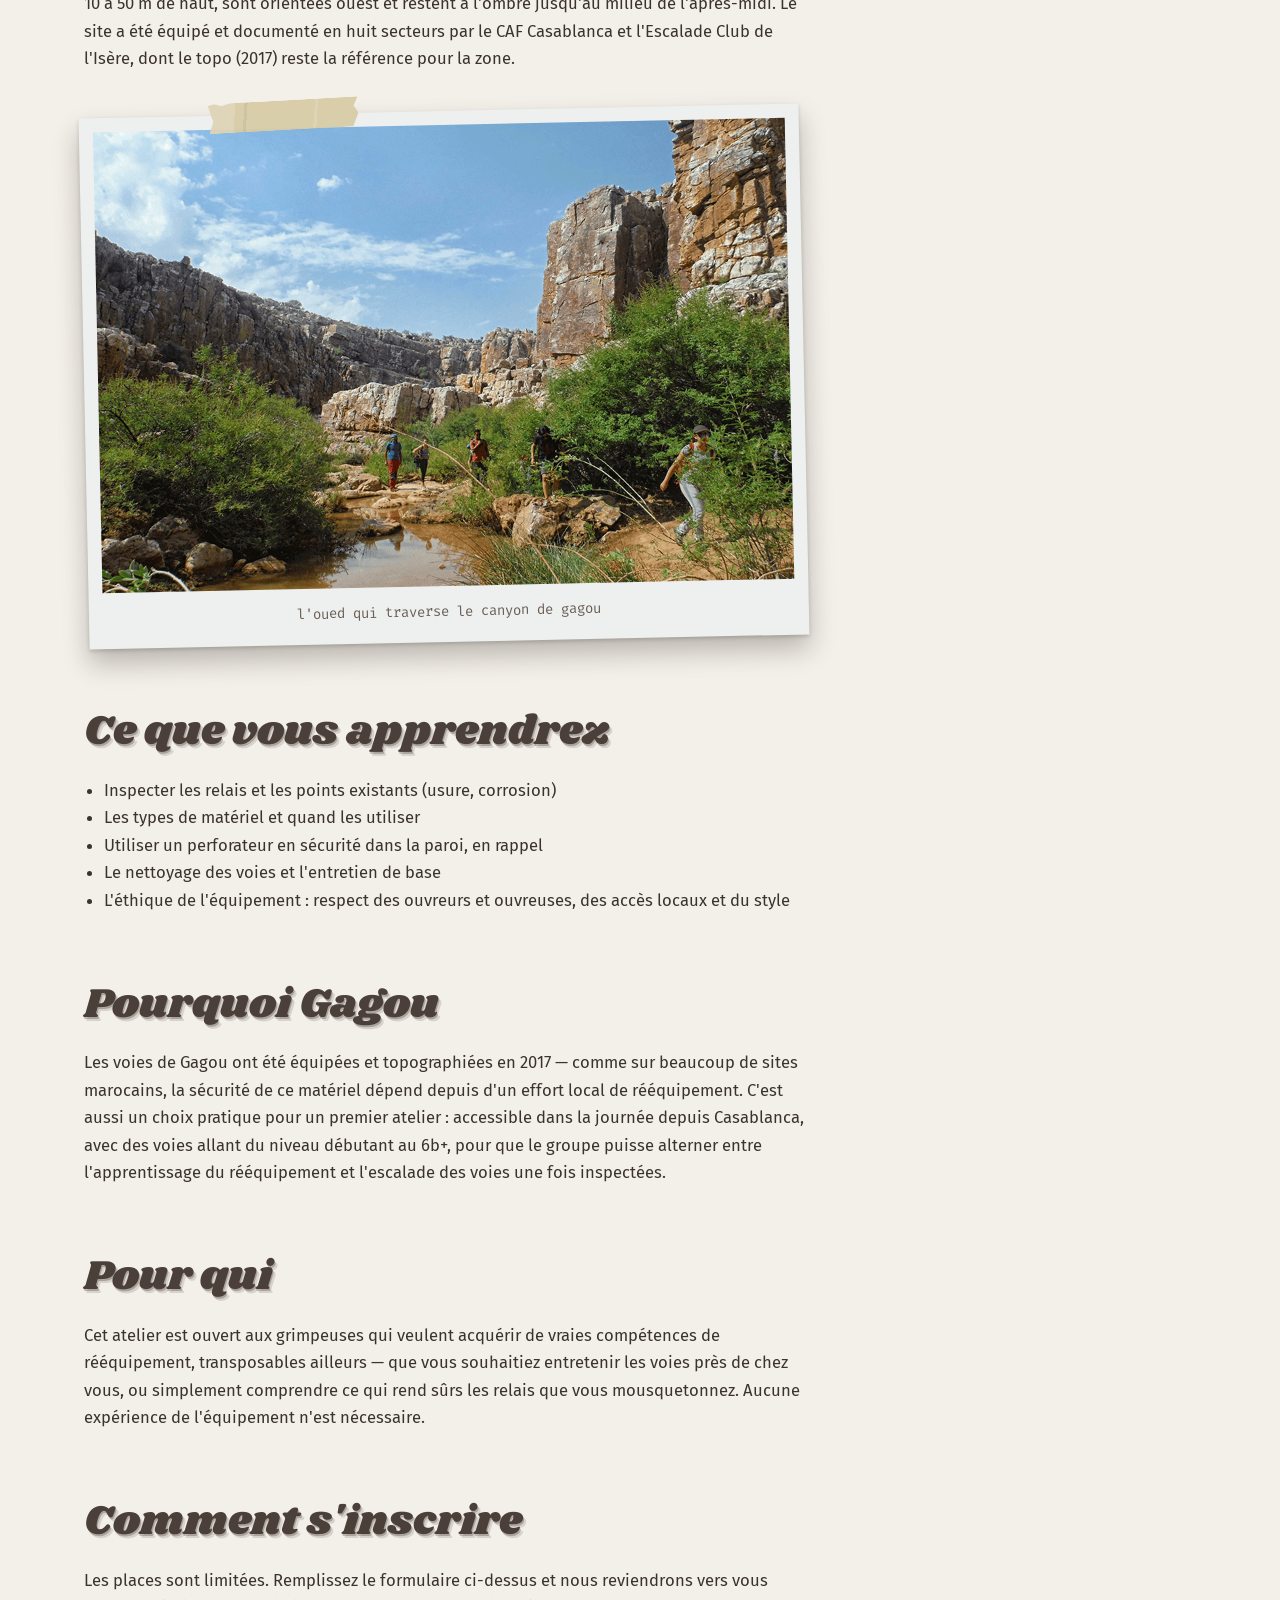
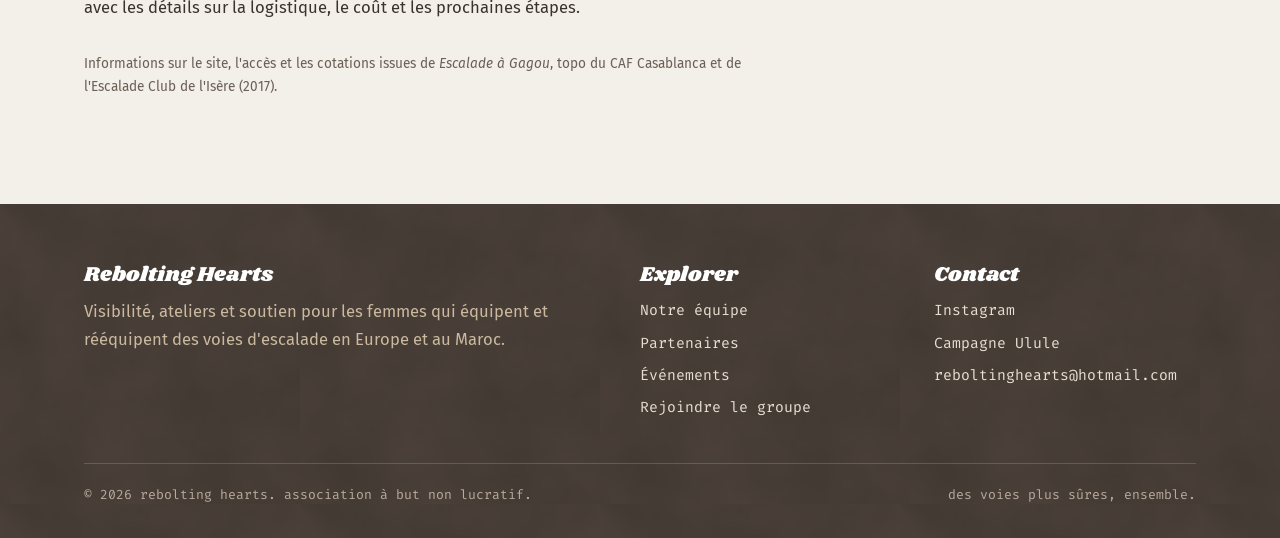
<file: fr/events/morocco.html>
<!DOCTYPE html>
<html lang="fr">
<head>
<meta charset="UTF-8">
<meta name="viewport" content="width=device-width, initial-scale=1.0">
<title>Atelier de rééquipement au Maroc — Rebolting Hearts</title>
<meta name="description" content="Notre premier atelier pratique de rééquipement, sur le site de Gagou au Maroc.">
<link rel="preconnect" href="https://fonts.googleapis.com">
<link rel="preconnect" href="https://fonts.gstatic.com" crossorigin>
<link href="https://fonts.googleapis.com/css2?family=Shrikhand&family=Fira+Code:wght@400;500&family=Fira+Sans:wght@400;500;600;700&display=swap" rel="stylesheet">
<link rel="alternate" hreflang="en" href="https://rebolting-hearts-website.onrender.com/events/morocco.html">
<link rel="alternate" hreflang="fr" href="https://rebolting-hearts-website.onrender.com/fr/events/morocco.html">
<link rel="stylesheet" href="../../css/style.css?v=19">
<script>document.documentElement.classList.add("js");setTimeout(function(){if(!window.__reveal)document.documentElement.classList.add("reveal-all")},2500);</script>
</head>
<body>

<a class="fund-banner" href="https://www.ulule.com/rebolting-hearts-workshops-for-women/" target="_blank" rel="noopener">
  <span class="fund-banner__heart" aria-hidden="true">♥</span>
  <span class="fund-banner__long">Soutenez notre financement participatif sur Ulule : aidez-nous à former des grimpeuses marocaines et à rééquiper ~25 voies</span>
  <span class="fund-banner__short">Soutenez notre campagne Ulule</span>
  <span class="fund-banner__cta">je participe →</span>
</a>

<header class="site-header">
  <nav class="nav">
    <a class="brand" href="../index.html">
      <img src="../../images/brand/logo-small.png" alt="Rebolting Hearts">
    </a>
    <button class="nav-toggle" aria-label="Ouvrir le menu">☰</button>
    <ul class="nav-links">
      <li><a href="../index.html">À propos</a></li>
      <li><a href="../team.html">Équipe</a></li>
      <li><a href="../sponsors.html">Partenaires</a></li>
      <li><a href="../events.html" class="active">Événements</a></li>
      <li><a href="https://www.instagram.com/rebolting.hearts/" target="_blank" rel="noopener">Instagram</a></li>
      <li><a href="../join.html" class="nav-cta">Nous rejoindre</a></li>
    </ul>
    <div class="lang-switch" aria-label="Langue">
      <a href="../../events/morocco.html" lang="en" hreflang="en">EN</a>
      <a href="morocco.html" lang="fr" aria-current="true">FR</a>
    </div>
    <a class="nav-fund" href="https://www.ulule.com/rebolting-hearts-workshops-for-women/" target="_blank" rel="noopener"><span aria-hidden="true">♥</span> soutenez-nous</a>
  </nav>
</header>

<div class="page-header">
  <img src="../../images/photos/gagou_2.webp" alt="Les parois de quartzite rouge du canyon de Gagou au coucher du soleil" style="object-position: 50% 45%;">
  <div class="page-header__content">
    <span class="event-tag" style="color:#fff; border-bottom-color: #fff;">Premier atelier</span>
    <h1>Atelier de rééquipement — Gagou, Maroc</h1>
  </div>
</div>

<section class="section">
  <div class="container reveal">
    <p class="breadcrumb"><a href="../events.html">← Tous les événements</a></p>
    <p class="lede">
      Notre tout premier atelier sur le rocher : une initiation pratique à l'équipement et au rééquipement pour les grimpeuses, encadrée par des rééquipeuses expérimentées, à Gagou — un site de quartzite au sud de Settat, à mi-chemin entre Casablanca et Marrakech.
    </p>

    <div class="fund-box">
      <div>
        <h2>Aidez ce stage à voir le jour</h2>
        <p>Nous finançons les goujons, les relais, les kits de formation et l'encadrement grâce à Ulule. 8 € financent un goujon, 12 € un relais, 380 € un kit complet pour une grimpeuse.</p>
      </div>
      <a href="https://www.ulule.com/rebolting-hearts-workshops-for-women/" target="_blank" rel="noopener" class="btn btn--primary btn--big">♥ Je donne sur Ulule</a>
    </div>



    <table class="info-table">
      <tr><td>Dates</td><td>Avril — dates exactes à confirmer</td></tr>
      <tr><td>Site</td><td>Gagou — quartzite, orienté ouest, 350 m d'altitude</td></tr>
      <tr><td>Lieu</td><td>Au sud de Settat, Maroc — à mi-chemin entre Casablanca et Marrakech</td></tr>
      <tr><td>Accès</td><td>~74 km de Casablanca à Settat par l'autoroute de Marrakech, puis des routes locales jusqu'au canyon. Un 4x4 ou un véhicule haut sur roues est recommandé, surtout pour les ~500 derniers mètres. Itinéraire détaillé et trace GPX : <a href="https://cafmaroc.ffcam.fr" target="_blank" rel="noopener">cafmaroc.ffcam.fr</a></td></tr>
      <tr><td>Pour qui</td><td>Ouvert aux grimpeuses, tous niveaux bienvenus</td></tr>
    </table>

    <div class="btn-row">
      <a href="../join.html" class="btn btn--primary">S'inscrire / se manifester</a>
      <a href="https://www.ulule.com/rebolting-hearts-workshops-for-women/" target="_blank" rel="noopener" class="btn btn--light">Soutenez-nous sur Ulule</a>
      <a href="https://www.instagram.com/rebolting.hearts/" target="_blank" rel="noopener" class="btn btn--outline">Suivre l'actualité sur Instagram</a>
    </div>

    <div class="prose" style="margin-top: 3rem; max-width: 720px;">
      <h2>Le site</h2>
      <p>
        Gagou est un site de quartzite niché dans un petit canyon creusé par un oued, entouré de palmiers, de tortues et de villages aux jardins cultivés. Les parois fracturées rouge ocre font de 10 à 50 m de haut, sont orientées ouest et restent à l'ombre jusqu'au milieu de l'après-midi. Le site a été équipé et documenté en huit secteurs par le CAF Casablanca et l'Escalade Club de l'Isère, dont le topo (2017) reste la référence pour la zone.
      </p>

      <figure class="polaroid polaroid--figure">
        <img src="../../images/photos/gagou_1.png" alt="Des grimpeurs marchent le long de l&#x27;oued entre les parois de quartzite de Gagou" loading="lazy">
        <figcaption>l'oued qui traverse le canyon de Gagou</figcaption>
      </figure>

      <h2>Ce que vous apprendrez</h2>
      <ul>
        <li>Inspecter les relais et les points existants (usure, corrosion)</li>
        <li>Les types de matériel et quand les utiliser</li>
        <li>Utiliser un perforateur en sécurité dans la paroi, en rappel</li>
        <li>Le nettoyage des voies et l'entretien de base</li>
        <li>L'éthique de l'équipement : respect des ouvreurs et ouvreuses, des accès locaux et du style</li>
      </ul>

      <h2>Pourquoi Gagou</h2>
      <p>
        Les voies de Gagou ont été équipées et topographiées en 2017 — comme sur beaucoup de sites marocains, la sécurité de ce matériel dépend depuis d'un effort local de rééquipement. C'est aussi un choix pratique pour un premier atelier : accessible dans la journée depuis Casablanca, avec des voies allant du niveau débutant au 6b+, pour que le groupe puisse alterner entre l'apprentissage du rééquipement et l'escalade des voies une fois inspectées.
      </p>

      <h2>Pour qui</h2>
      <p>
        Cet atelier est ouvert aux grimpeuses qui veulent acquérir de vraies compétences de rééquipement, transposables ailleurs — que vous souhaitiez entretenir les voies près de chez vous, ou simplement comprendre ce qui rend sûrs les relais que vous mousquetonnez. Aucune expérience de l'équipement n'est nécessaire.
      </p>

      <h2>Comment s'inscrire</h2>
      <p>
        Les places sont limitées. Remplissez le formulaire ci-dessus et nous reviendrons vers vous avec les détails sur la logistique, le coût et les prochaines étapes.
      </p>

      <p style="margin-top: 2rem; font-size: 0.85rem; color: var(--color-ink-muted);">
        Informations sur le site, l'accès et les cotations issues de <em>Escalade à Gagou</em>, topo du CAF Casablanca et de l'Escalade Club de l'Isère (2017).
      </p>
    </div>
  </div>
</section>

<footer class="site-footer">
  <div class="container">
    <div class="footer-grid">
      <div>
        <h4>Rebolting Hearts</h4>
        <p style="color:#cbb99f;">Visibilité, ateliers et soutien pour les femmes qui équipent et rééquipent des voies d'escalade en Europe et au Maroc.</p>
      </div>
      <div>
        <h4>Explorer</h4>
        <ul>
          <li><a href="../team.html">Notre équipe</a></li>
          <li><a href="../sponsors.html">Partenaires</a></li>
          <li><a href="../events.html">Événements</a></li>
          <li><a href="../join.html">Rejoindre le groupe</a></li>
        </ul>
      </div>
      <div>
        <h4>Contact</h4>
        <ul>
          <li><a href="https://www.instagram.com/rebolting.hearts/" target="_blank" rel="noopener">Instagram</a></li>
          <li><a href="https://www.ulule.com/rebolting-hearts-workshops-for-women/" target="_blank" rel="noopener">Campagne Ulule</a></li>
          <li><a href="mailto:reboltinghearts@hotmail.com">reboltinghearts@hotmail.com</a></li>
        </ul>
      </div>
    </div>
    <div class="footer-bottom">
      <span>© 2026 Rebolting Hearts. Association à but non lucratif.</span>
      <span>Des voies plus sûres, ensemble.</span>
    </div>
  </div>
</footer>

<script>
(function () {
  window.__reveal = true;
  var toggle = document.querySelector(".nav-toggle");
  var links = document.querySelector(".nav-links");
  if (toggle && links) {
    toggle.addEventListener("click", function () { links.classList.toggle("open"); });
  }
  var els = document.querySelectorAll(".reveal");
  if (!("IntersectionObserver" in window)) {
    document.documentElement.classList.add("reveal-all");
    return;
  }
  var observer = new IntersectionObserver(function (entries) {
    entries.forEach(function (entry) {
      if (entry.isIntersecting) {
        entry.target.classList.add("is-visible");
        observer.unobserve(entry.target);
      }
    });
  }, { threshold: 0, rootMargin: "0px 0px -8% 0px" });
  els.forEach(function (el) { observer.observe(el); });
})();
</script>
</body>
</html>
</file>
<file: css/style.css>
/* Rebolting Hearts — shared styles, matched to the Canva brand kit
   (images/design): textured taupe & olive grounds, polaroids with washi tape,
   Shrikhand titles with the logo's stacked shadow, lowercase Fira mono labels. */

:root {
  --color-bg: #f3efe9;            /* misty off-white (logo wash) */
  --color-surface: #eef0ef;       /* polaroid frame */
  --color-ink: #3b332d;
  --color-ink-muted: #6b5f56;
  --color-text-muted: var(--color-ink-muted);
  --color-border: #ddd4c8;

  --color-brown: #4a4039;         /* logo lettering */
  --color-brown-dark: #3a322c;
  --color-taupe: #887a6f;         /* post background */
  --color-taupe-light: #9a8b80;
  --color-olive: #c2bb72;         /* post background, alt */
  --color-primary: #d9661c;       /* rope orange */
  --color-primary-dark: #a94d12;
  --color-tape: #d8cba6;

  /* legacy aliases */
  --color-forest: var(--color-brown);
  --color-forest-dark: var(--color-brown-dark);
  --color-gold: var(--color-olive);
  --color-sky: var(--color-taupe);
  --color-bg-alt: var(--color-taupe);

  --font-display: "Shrikhand", Georgia, serif;
  --font-mono: "Fira Code", "Fira Mono", ui-monospace, Menlo, monospace;
  --font-body: "Fira Sans", -apple-system, BlinkMacSystemFont, "Segoe UI", sans-serif;
  --font-heading: var(--font-body);

  --stack-shadow: 0.035em 0.045em 0 rgba(74, 64, 57, 0.32), 0.07em 0.09em 0 rgba(74, 64, 57, 0.16);
  --photo-shadow: 0 14px 26px rgba(40, 32, 26, 0.28), 0 2px 4px rgba(40, 32, 26, 0.18);
  --radius: 3px;
  --max-width: 1160px;

  /* soft paper grain, used on the taupe / olive grounds */
  --grain: url("data:image/svg+xml,%3Csvg xmlns='http://www.w3.org/2000/svg' width='300' height='300'%3E%3Cfilter id='n'%3E%3CfeTurbulence type='fractalNoise' baseFrequency='0.012' numOctaves='4' seed='7'/%3E%3CfeColorMatrix values='0 0 0 0 0  0 0 0 0 0  0 0 0 0 0  0 0 0 0.9 -0.25'/%3E%3C/filter%3E%3Crect width='100%25' height='100%25' filter='url(%23n)' opacity='0.22'/%3E%3C/svg%3E");
  /* crinkled tape */
  --tape: linear-gradient(97deg, rgba(255,255,255,0.18) 0 18%, transparent 18% 24%, rgba(0,0,0,0.05) 24% 26%, transparent 26% 70%, rgba(255,255,255,0.14) 70% 72%, transparent 72%), var(--color-tape);
}

* { box-sizing: border-box; }

html { scroll-behavior: smooth; }

[id] { scroll-margin-top: 90px; }

html, body { overflow-x: clip; }

body {
  margin: 0;
  font-family: var(--font-body);
  font-size: 1.04rem;
  color: var(--color-ink);
  background: var(--color-bg);
  line-height: 1.65;
}

img { max-width: 100%; display: block; }

a { color: var(--color-primary-dark); text-decoration: none; }
a:hover { text-decoration: underline; }

h1, h2, h3, h4 {
  line-height: 1.15;
  margin: 0 0 0.5em;
}

h1, h2 {
  font-family: var(--font-display);
  font-weight: 400;
  color: var(--color-brown);
  text-shadow: var(--stack-shadow);
  letter-spacing: 0;
}

h1 { font-size: clamp(2.3rem, 5.4vw, 4rem); line-height: 1.12; }
h2 { font-size: clamp(1.8rem, 3.4vw, 2.6rem); }

h3 {
  font-family: var(--font-display);
  font-weight: 400;
  font-size: 1.45rem;
  color: var(--color-brown);
}

h4 { font-family: var(--font-mono); font-weight: 500; }

p { margin: 0 0 1em; }

.container {
  max-width: var(--max-width);
  margin: 0 auto;
  padding: 0 24px;
  position: relative;
}

@media (max-width: 640px) {
  .container { padding: 0 16px; }
}

.section {
  padding: 92px 0;
  position: relative;
}

/* Taupe ground — like the intro posts */
.section--alt,
.section--taupe {
  background: var(--grain), var(--color-taupe);
  color: #fff;
}

.section--olive {
  background: var(--grain), var(--color-olive);
}

.section--alt h1, .section--alt h2,
.section--taupe h1, .section--taupe h2 {
  color: #fff;
  text-shadow: 0.035em 0.045em 0 rgba(58, 50, 44, 0.35);
}

.section--alt .lede, .section--taupe .lede { color: rgba(255, 255, 255, 0.92); }
.section--alt .eyebrow, .section--taupe .eyebrow { color: rgba(255, 255, 255, 0.9); }
.section--alt .lede a, .section--taupe .lede a { color: #fff; text-decoration: underline; }

.section--alt .btn--outline, .section--taupe .btn--outline {
  border-color: #fff;
  color: #fff;
}
.section--alt .btn--outline:hover, .section--taupe .btn--outline:hover {
  background: #fff;
  color: var(--color-brown);
}

.eyebrow {
  display: inline-block;
  font-family: var(--font-mono);
  font-size: 0.95rem;
  font-weight: 400;
  text-transform: lowercase;
  letter-spacing: 0.04em;
  color: var(--color-ink-muted);
  margin-bottom: 1em;
}

.lede {
  font-family: var(--font-mono);
  font-size: 1.02rem;
  line-height: 1.75;
  color: var(--color-ink-muted);
  max-width: 680px;
}

/* Buttons */
.btn {
  display: inline-block;
  padding: 14px 26px;
  border-radius: var(--radius);
  font-family: var(--font-mono);
  font-weight: 500;
  font-size: 0.92rem;
  letter-spacing: 0.02em;
  text-transform: lowercase;
  text-decoration: none;
  border: 2px solid transparent;
  transition: transform 0.18s ease, box-shadow 0.18s ease, background-color 0.15s ease, color 0.15s ease;
}

.btn:hover { text-decoration: none; transform: translate(-1px, -2px); }

.btn--primary {
  background: var(--color-primary);
  color: #fff;
  box-shadow: 4px 4px 0 var(--color-brown);
}
.btn--primary:hover { box-shadow: 6px 6px 0 var(--color-brown); }

.btn--outline {
  background: transparent;
  border-color: var(--color-brown);
  color: var(--color-brown);
}
.btn--outline:hover { background: var(--color-brown); color: #fff; }

.btn--light {
  background: var(--color-surface);
  color: var(--color-brown);
  box-shadow: 4px 4px 0 rgba(58, 50, 44, 0.45);
}
.btn--light:hover { box-shadow: 6px 6px 0 rgba(58, 50, 44, 0.45); }

.btn-row {
  display: flex;
  gap: 16px;
  flex-wrap: wrap;
  margin-top: 1.8em;
}

/* Crowdfunding — banner, nav button, homepage section, event box */
.fund-banner {
  display: flex;
  justify-content: center;
  align-items: center;
  flex-wrap: wrap;
  gap: 4px 12px;
  padding: 9px 16px;
  background: var(--color-primary);
  color: #fff;
  font-family: var(--font-mono);
  font-size: 0.86rem;
  text-align: center;
  text-decoration: none;
}
.fund-banner:hover { text-decoration: none; background: var(--color-primary-dark); }
.fund-banner__heart { animation: heartbeat 1.6s ease-in-out infinite; display: inline-block; }
@media (max-width: 640px) {
  .fund-banner__long { display: none; }
}
@media (min-width: 641px) {
  .fund-banner__short { display: none; }
}

.fund-banner__cta { font-weight: 500; text-decoration: underline; text-underline-offset: 3px; white-space: nowrap; }

@keyframes heartbeat {
  0%, 60%, 100% { transform: scale(1); }
  20% { transform: scale(1.3); }
  40% { transform: scale(0.95); }
}

@media (prefers-reduced-motion: reduce) {
  .fund-banner__heart { animation: none; }
}

.nav-fund {
  order: 2;
  margin-left: 18px;
  background: var(--color-brown);
  color: #fff;
  font-family: var(--font-mono);
  font-size: 0.9rem;
  text-transform: lowercase;
  padding: 9px 16px;
  border-radius: var(--radius);
  box-shadow: 3px 3px 0 var(--color-primary);
  white-space: nowrap;
  transition: transform 0.15s ease;
}
.nav .nav-links { margin-left: auto; }

.lang-switch {
  order: 2;
  display: flex;
  gap: 2px;
  margin-left: 18px;
  font-family: var(--font-mono);
  font-size: 0.82rem;
}
.lang-switch a {
  padding: 4px 6px;
  color: var(--color-ink-muted);
  text-decoration: none;
  border-radius: 2px;
}
.lang-switch a:hover { color: var(--color-brown); text-decoration: none; }
.lang-switch a[aria-current] { color: var(--color-brown); font-weight: 500; box-shadow: inset 0 -2px 0 var(--color-primary); }
.nav-fund { order: 3; }
.nav-toggle { order: 4; }

@media (max-width: 820px) {
  .nav .lang-switch { margin-left: auto; }
  .nav .nav-fund { margin-left: 8px; }
}
@media (max-width: 380px) {
  .lang-switch a { padding: 4px 3px; }
}
@media (max-width: 820px) {
  .nav .nav-fund { margin-left: auto; }
}
.nav-fund:hover { text-decoration: none; transform: translate(-1px, -1px); color: #fff; }
.nav-fund span { color: var(--color-primary); }

.fund-section__head { max-width: 760px; }
.fund-section .eyebrow { color: var(--color-brown); }
.fund-section .lede { color: var(--color-brown-dark); }

.fund-tickets {
  display: grid;
  grid-template-columns: repeat(3, 1fr);
  gap: 26px;
  margin: 2.4rem 0 0.6rem;
}

@media (max-width: 760px) {
  .fund-tickets { grid-template-columns: 1fr; }
}

.fund-ticket {
  position: relative;
  background: var(--color-surface);
  padding: 24px 24px 22px;
  box-shadow: var(--photo-shadow);
  transform: rotate(-1deg);
}
.fund-ticket:nth-child(2) { transform: rotate(0.8deg); }
/* ticket notches */
.fund-ticket::before, .fund-ticket::after {
  content: "";
  position: absolute;
  top: 50%;
  width: 18px; height: 18px;
  margin-top: -9px;
  border-radius: 50%;
  background: var(--color-olive);
}
.fund-ticket::before { left: -9px; }
.fund-ticket::after { right: -9px; }

.fund-ticket__amount {
  display: block;
  font-family: var(--font-display);
  font-size: 2.6rem;
  line-height: 1.1;
  color: var(--color-primary-dark);
}
.fund-ticket__what {
  display: block;
  font-family: var(--font-mono);
  font-size: 0.92rem;
  color: var(--color-brown-dark);
  margin-top: 4px;
}

.btn--big { padding: 18px 34px; font-size: 1.05rem; }

.fund-box {
  display: flex;
  align-items: center;
  justify-content: space-between;
  gap: 24px;
  flex-wrap: wrap;
  background: var(--grain), var(--color-olive);
  padding: 28px 32px;
  margin: 2rem 0;
  box-shadow: 0 10px 22px rgba(40, 32, 26, 0.14);
}
.fund-box h2 { font-size: 1.7rem; margin-bottom: 0.3em; color: #fff; text-shadow: 0.035em 0.045em 0 rgba(74, 64, 57, 0.45); }
.fund-box p { margin: 0; font-family: var(--font-mono); color: var(--color-brown-dark); max-width: 560px; }

/* Header / nav */
.site-header {
  position: sticky;
  top: 0;
  z-index: 50;
  background: rgba(243, 239, 233, 0.96);
  backdrop-filter: blur(8px);
  border-bottom: 1px solid var(--color-border);
}

.nav {
  display: flex;
  align-items: center;
  justify-content: flex-start;
  padding: 6px 24px;
  max-width: var(--max-width);
  margin: 0 auto;
}

.brand { display: flex; align-items: center; text-decoration: none; }
.brand:hover { text-decoration: none; }
.brand img { width: 132px; height: auto; }

@media (max-width: 820px) {
  .brand img { width: 110px; }
  .nav { padding: 6px 16px; }
}

.nav-links {
  order: 1;
  margin-left: auto;
  display: flex;
  align-items: center;
  gap: 26px;
  list-style: none;
  margin: 0;
  padding: 0;
}

.nav-links a {
  color: var(--color-brown);
  font-family: var(--font-mono);
  font-size: 0.9rem;
  text-transform: lowercase;
  position: relative;
  text-decoration: none;
}

.nav-links a:hover { text-decoration: none; }

.nav-links a:not(.nav-cta)::after {
  content: "";
  position: absolute;
  left: 0;
  bottom: -5px;
  width: 0;
  height: 3px;
  background: var(--color-primary);
  border-radius: 2px;
  transition: width 0.2s ease;
}

.nav-links a:not(.nav-cta):hover::after,
.nav-links a.active::after { width: 100%; }

.nav-links a.active { color: var(--color-primary-dark); }

.nav-cta {
  background: var(--color-primary);
  color: #fff !important;
  padding: 9px 18px;
  border-radius: var(--radius);
  box-shadow: 3px 3px 0 var(--color-brown);
}

.nav-cta:hover { text-decoration: none !important; }

.nav-toggle {
  order: 4;
  margin-left: 10px;
  display: none;
  background: none;
  border: none;
  font-size: 1.6rem;
  cursor: pointer;
  color: var(--color-brown);
}

@media (max-width: 820px) {
  .nav-toggle { display: block; }
  .nav-links {
    position: absolute;
    top: 100%;
    left: 0;
    right: 0;
    background: var(--color-bg);
    flex-direction: column;
    align-items: flex-start;
    gap: 18px;
    padding: 20px 16px 28px;
    border-bottom: 1px solid var(--color-border);
    display: none;
  }
  .nav-links.open { display: flex; }
}

/* Hero — misty cliff with the rope-heart logo, as in the logo artwork */
.hero-photo {
  position: relative;
  min-height: min(90vh, 860px);
  display: flex;
  align-items: center;
  overflow: hidden;
  text-align: center;
}

.hero-photo__img {
  position: absolute;
  inset: 0;
  width: 100%;
  height: 100%;
  object-fit: cover;
  animation: kenburns 28s ease-in-out infinite alternate;
}

@keyframes kenburns {
  from { transform: scale(1); }
  to { transform: scale(1.08); }
}

@media (prefers-reduced-motion: reduce) {
  .hero-photo__img { animation: none; }
}

.hero-photo__overlay {
  position: absolute;
  inset: 0;
  background:
    radial-gradient(ellipse at center, rgba(243, 239, 233, 0.78) 0%, rgba(243, 239, 233, 0.55) 55%, rgba(243, 239, 233, 0.38) 100%);
}

.hero-photo__content {
  position: relative;
  z-index: 2;
  padding: 72px 24px;
  display: flex;
  flex-direction: column;
  align-items: center;
}

.hero-logo {
  width: min(560px, 86vw);
  height: auto;
  margin-bottom: 1.2rem;
  filter: drop-shadow(0 6px 14px rgba(243, 239, 233, 0.6));
}

.hero-photo__content h1.hero-name { font-size: inherit; max-width: none; text-shadow: none; }

.hero-name {
  display: flex;
  flex-wrap: wrap;
  justify-content: center;
  align-items: center;
  gap: 10px 16px;
  margin: -0.4rem 0 1.4rem;
}

.hero-name__title {
  font-family: var(--font-display);
  font-size: clamp(1.6rem, 3.4vw, 2.3rem);
  color: var(--color-brown);
  text-shadow: var(--stack-shadow);
}

.hero-photo__content h1 {
  font-size: clamp(1.7rem, 3.6vw, 2.6rem);
  max-width: 820px;
}

.hero-photo__content .lede {
  color: var(--color-brown);
  margin: 0 auto;
}

.hero-photo__content .btn-row { justify-content: center; }


@media (max-width: 640px) {
  .hero-photo { min-height: min(80vh, 720px); }
  .hero-photo__content { padding: 56px 16px; }
}

/* Polaroid — shared look */
.polaroid,
.gallery-item,
.team-card {
  position: relative;
  background: var(--color-surface);
  padding: 14px 14px 56px;
  box-shadow: var(--photo-shadow);
}

.polaroid::before,
.gallery-item::before,
.team-card::before,
.card:not(.card--tight)::after {
  content: "";
  position: absolute;
  z-index: 2;
  top: -14px;
  left: 18%;
  width: 46%;
  max-width: 150px;
  height: 30px;
  transform: rotate(-2deg);
  background: var(--tape);
  opacity: 0.94;
  box-shadow: 0 1px 2px rgba(0, 0, 0, 0.1);
  clip-path: polygon(0 6%, 4% 0, 9% 8%, 15% 0, 100% 0, 97% 30%, 100% 55%, 96% 100%, 0 100%, 3% 60%);
}

/* Polaroid photo inside page text */
.polaroid--figure {
  margin: 2.4rem 0 2.6rem;
  padding: 14px 14px 18px;
  transform: rotate(-1.2deg);
}
.polaroid--figure img { width: 100%; height: auto; }
.polaroid--figure figcaption {
  margin-top: 14px;
  font-family: var(--font-mono);
  font-size: 0.88rem;
  text-transform: lowercase;
  color: var(--color-ink-muted);
  text-align: center;
}

/* Photo gallery strip */
.gallery-strip {
  display: flex;
  gap: 34px;
  overflow-x: auto;
  scroll-snap-type: x mandatory;
  padding: 2.6rem 12px 2rem;
  margin: 0 -12px;
  -webkit-overflow-scrolling: touch;
}

.gallery-item {
  flex: 0 0 auto;
  width: 260px;
  scroll-snap-align: start;
  transform: rotate(-2.4deg);
  transition: transform 0.25s ease;
}

.gallery-item:nth-child(even) { transform: rotate(1.8deg) translateY(10px); }
.gallery-item:nth-child(3n) { transform: rotate(-1deg); }
.gallery-item:nth-child(even)::before { left: auto; right: 10%; transform: rotate(3deg); }
.gallery-item:hover { transform: rotate(0) translateY(-6px); }

.gallery-item img {
  width: 100%;
  height: 290px;
  object-fit: cover;
}

/* Quote band — washed photo + mono quote, like the intro posts */
.quote-photo {
  position: relative;
  overflow: hidden;
  min-height: 560px;
  display: flex;
  align-items: center;
  color: #fff;
}

.quote-photo > img {
  position: absolute;
  inset: 0;
  width: 100%;
  height: 100%;
  object-fit: cover;
}

.quote-photo::after {
  content: "";
  position: absolute;
  inset: 0;
  background: linear-gradient(90deg, rgba(120, 100, 84, 0.55), rgba(205, 188, 168, 0.28));
}

.quote-photo__content {
  position: relative;
  z-index: 2;
  padding: 80px 24px;
}

.quote-photo blockquote {
  margin: 0;
  max-width: 760px;
  font-family: var(--font-mono);
  font-size: clamp(1.2rem, 2.4vw, 1.75rem);
  line-height: 1.6;
  letter-spacing: 0.03em;
  text-shadow: 2px 2px 0 rgba(40, 32, 26, 0.45);
}

.quote-photo blockquote + blockquote {
  margin: 1.8em 0 0 auto;
  text-align: right;
  max-width: 560px;
}

.quote-photo cite {
  display: block;
  margin-top: 1.4em;
  font-family: var(--font-mono);
  font-style: normal;
  font-size: 0.95rem;
  opacity: 0.9;
}

/* Photo callout banner */
.callout.callout--photo {
  position: relative;
  padding: 0;
  overflow: hidden;
  min-height: 360px;
  display: flex;
  align-items: center;
  text-align: left;
}

.callout__img {
  position: absolute;
  inset: 0;
  width: 100%;
  height: 100%;
  object-fit: cover;
  z-index: 0;
}

.callout--photo::after {
  content: "";
  position: absolute;
  inset: 0;
  background: linear-gradient(100deg, rgba(110, 96, 85, 0.94) 30%, rgba(136, 122, 111, 0.35) 100%);
  z-index: 1;
}

.callout__content {
  position: relative;
  z-index: 2;
  padding: 56px;
  max-width: 580px;
}

.callout--photo h2 { color: #fff; text-shadow: 0.035em 0.045em 0 rgba(40, 32, 26, 0.35); }

@media (max-width: 640px) {
  .callout__content { padding: 36px 24px; }
}

/* Page header banner (sub-pages) */
.page-header {
  position: relative;
  min-height: 300px;
  padding-top: 72px;
  display: flex;
  align-items: flex-end;
  overflow: hidden;
  color: #fff;
}

@media (max-width: 640px) {
  .page-header { min-height: 220px; padding-top: 48px; }
}

.page-header img {
  position: absolute;
  inset: 0;
  width: 100%;
  height: 100%;
  object-fit: cover;
}

.page-header::after {
  content: "";
  position: absolute;
  inset: 0;
  background: linear-gradient(0deg, rgba(110, 96, 85, 0.88) 0%, rgba(136, 122, 111, 0.3) 100%);
}

.page-header__content {
  position: relative;
  z-index: 2;
  padding: 0 24px 64px;
  max-width: var(--max-width);
  margin: 0 auto;
  width: 100%;
}

.page-header__content h1 {
  color: #fff;
  margin-bottom: 0.15em;
  text-shadow: 0.035em 0.045em 0 rgba(40, 32, 26, 0.4);
}

.page-header__content .eyebrow { color: rgba(255, 255, 255, 0.92); }


/* Scroll-reveal — only hides content when JS is running; always falls back to visible */
.js .reveal {
  opacity: 0;
  transform: translateY(24px);
  transition: opacity 0.6s ease, transform 0.6s ease;
}

.js .reveal.is-visible,
.reveal-all .reveal { opacity: 1; transform: none; }

@media (prefers-reduced-motion: reduce) {
  .js .reveal { opacity: 1; transform: none; transition: none; }
}

/* Cards / grids */
.grid { display: grid; gap: 34px; }
.grid--3 { grid-template-columns: repeat(3, 1fr); }
.grid--2 { grid-template-columns: repeat(2, 1fr); }

@media (max-width: 860px) {
  .grid--3, .grid--2 { grid-template-columns: 1fr; }
}

/* Paper notes taped to the page */
.card {
  position: relative;
  background: var(--color-surface);
  padding: 36px 30px 28px;
  box-shadow: 0 10px 22px rgba(40, 32, 26, 0.14);
  transition: transform 0.22s ease, box-shadow 0.22s ease;
  color: var(--color-ink);
}

.grid > .card:nth-child(3n+1) { transform: rotate(-1deg); }
.grid > .card:nth-child(3n+2) { transform: rotate(0.8deg); }
.grid > .card:nth-child(3n+2)::after { left: auto; right: 16%; transform: rotate(3deg); }
.grid > .card:nth-child(3n) { transform: rotate(-0.4deg); }
.grid > .card:hover { transform: rotate(0) translateY(-4px); box-shadow: 0 16px 30px rgba(40, 32, 26, 0.18); }

.card--tight {
  padding: 20px 22px;
  border-left: 4px solid var(--color-primary);
  box-shadow: 0 6px 16px rgba(40, 32, 26, 0.1);
}

.grid > .card--tight:nth-child(n) { transform: none; }

.card h3 { margin-bottom: 0.4em; }

/* Team — polaroids */
.team-card {
  padding-bottom: 18px;
  transform: rotate(-1.4deg);
  transition: transform 0.22s ease;
  color: var(--color-ink);
}

.team-card:nth-child(even) { transform: rotate(1.2deg); }
.team-card:nth-child(even)::before { left: auto; right: 12%; transform: rotate(3deg); }
.team-card:hover { transform: rotate(0) translateY(-5px); }

.team-photo {
  aspect-ratio: 1 / 1;
  background: var(--grain), var(--color-taupe-light);
  display: flex;
  align-items: center;
  justify-content: center;
  color: rgba(255, 255, 255, 0.85);
  font-family: var(--font-mono);
  font-size: 0.85rem;
  overflow: hidden;
}

.team-photo img { width: 100%; height: 100%; object-fit: cover; object-position: 50% 30%; }

.team-info { padding: 22px 6px 4px; }
.team-info h3 { font-size: 1.7rem; margin-bottom: 0.3em; }
.team-info p { font-size: 0.96rem; }

.team-role {
  font-family: var(--font-mono);
  text-transform: lowercase;
  color: var(--color-primary-dark);
  font-size: 0.85rem;
  margin-bottom: 0.5em;
}

/* Member bio — shown over the polaroid on hover, keyboard focus or tap */
.team-card.has-bio { cursor: pointer; outline: none; }

.team-card.has-bio .team-role::after {
  content: "hover to read more ♥";
  display: block;
  color: var(--color-ink-muted);
}
@media (hover: none) {
  .team-card.has-bio .team-role::after { content: "tap to read more ♥"; }
}
html[lang="fr"] .team-card.has-bio .team-role::after { content: "survolez pour en lire plus ♥"; }
@media (hover: none) {
  html[lang="fr"] .team-card.has-bio .team-role::after { content: "touchez pour en lire plus ♥"; }
}

.team-bio {
  position: absolute;
  inset: 14px 14px 18px;
  z-index: 3;
  padding: 16px 18px 14px;
  overflow-y: auto;
  background: var(--color-brown-dark);
  color: #fff;
  font-size: 0.8rem;
  line-height: 1.48;
  opacity: 0;
  visibility: hidden;
  transition: opacity 0.25s ease, visibility 0.25s;
}
.team-bio p { margin: 0 0 0.65em; }

/* long bios scroll inside the polaroid; thin scrollbar + fade hint at the bottom */
.team-bio {
  scrollbar-width: thin;
  scrollbar-color: var(--color-primary) transparent;
  -webkit-mask-image: linear-gradient(to bottom, #000 calc(100% - 28px), transparent);
          mask-image: linear-gradient(to bottom, #000 calc(100% - 28px), transparent);
  padding-bottom: 28px;
}
.team-bio::-webkit-scrollbar { width: 6px; }
.team-bio::-webkit-scrollbar-thumb { background: var(--color-primary); border-radius: 3px; }
.team-bio p:last-child { margin-bottom: 0; }

.team-card.has-bio:hover .team-bio,
.team-card.has-bio:focus .team-bio,
.team-card.has-bio:focus-within .team-bio {
  opacity: 1;
  visibility: visible;
}

.team-card.has-bio:focus-visible { box-shadow: 0 0 0 3px var(--color-primary), var(--photo-shadow); }

/* Homepage ambassador feature */
.ambassador-feature {
  display: grid;
  grid-template-columns: minmax(0, 340px) minmax(0, 1fr);
  gap: 64px;
  align-items: center;
}
.ambassador-feature__card { transform: rotate(-2deg); }
.ambassador-feature__card:hover { transform: rotate(0) translateY(-5px); }

@media (max-width: 760px) {
  .ambassador-feature { grid-template-columns: minmax(0, 1fr); gap: 40px; }
  .ambassador-feature__card { max-width: 320px; width: 100%; margin: 0 auto; }
}

.team-intro {
  display: grid;
  grid-template-columns: minmax(0, 1.1fr) minmax(0, 0.9fr);
  gap: 56px;
  align-items: center;
  margin-bottom: 72px;
}

.team-collage {
  transform: rotate(2deg);
  box-shadow: var(--photo-shadow);
}

@media (max-width: 860px) {
  .team-intro { grid-template-columns: minmax(0, 1fr); gap: 36px; }
  .team-collage { width: 100%; max-width: 440px; margin: 0 auto; }
}

/* 7 members: centre the last row */
.team-grid {
  display: flex;
  flex-wrap: wrap;
  justify-content: center;
  gap: 40px 34px;
}
.team-grid > .team-card { width: calc((100% - 68px) / 3); }

@media (max-width: 860px) {
  .team-grid > .team-card { width: calc((100% - 34px) / 2); }
}
@media (max-width: 520px) {
  .team-grid > .team-card { width: 100%; max-width: 360px; }
}

.team-grid .team-info { padding: 18px 6px 2px; }
.team-grid .team-info h3 { margin: 0; }

/* Quote cards — mono, like the post captions */
.quote-grid { margin-top: 2rem; }

.quote-card {
  position: relative;
  margin: 0;
  background: var(--color-surface);
  padding: 34px 30px 28px;
  font-family: var(--font-mono);
  font-size: 1rem;
  line-height: 1.75;
  color: var(--color-brown-dark);
  box-shadow: 0 10px 22px rgba(40, 32, 26, 0.16);
  transform: rotate(-0.8deg);
}
.quote-card:nth-child(even) { transform: rotate(0.8deg); }
.quote-card__by {
  display: block;
  margin-top: 0.9em;
  font-style: normal;
  font-family: var(--font-display);
  font-size: 1.1rem;
  color: var(--color-primary-dark);
}

.pill {
  display: inline-block;
  background: var(--color-olive);
  color: var(--color-brown-dark);
  border-radius: 2px;
  padding: 3px 10px;
  font-family: var(--font-mono);
  font-size: 0.8rem;
  text-transform: lowercase;
  margin: 2px 4px 2px 0;
}

/* Event cards */
.event-card {
  display: grid;
  grid-template-columns: 140px 1fr;
  gap: 28px;
  background: var(--color-surface);
  padding: 22px;
  align-items: start;
  box-shadow: 0 10px 22px rgba(40, 32, 26, 0.12);
  transition: transform 0.2s ease, box-shadow 0.2s ease;
}

.event-card:hover { transform: translateY(-3px); box-shadow: 0 16px 30px rgba(40, 32, 26, 0.16); }

@media (max-width: 640px) {
  .event-card { grid-template-columns: 1fr; }
}

.event-date {
  background: var(--grain), var(--color-taupe);
  padding: 18px 14px 22px;
  text-align: center;
  transform: rotate(-2deg);
  box-shadow: 0 6px 12px rgba(40, 32, 26, 0.2);
}

.event-date .month {
  font-family: var(--font-mono);
  text-transform: lowercase;
  color: rgba(255, 255, 255, 0.9);
  font-size: 0.88rem;
  letter-spacing: 0.06em;
}

.event-date .day {
  font-family: var(--font-display);
  font-size: 2.2rem;
  color: #fff;
  line-height: 1.2;
}

.event-tag {
  display: inline-block;
  background: var(--color-olive);
  color: var(--color-brown-dark);
  font-family: var(--font-mono);
  font-size: 0.8rem;
  text-transform: lowercase;
  padding: 4px 12px;
  border-radius: 2px;
  margin-bottom: 10px;
}

/* Sponsors */
.sponsor-logo-grid {
  display: grid;
  grid-template-columns: repeat(4, 1fr);
  gap: 24px;
}

@media (max-width: 760px) {
  .sponsor-logo-grid { grid-template-columns: repeat(2, 1fr); gap: 14px; }
  /* taller tiles + less padding so square logos (FFME) stay readable on phones */
  .sponsor-logo-grid .sponsor-logo { aspect-ratio: 4 / 3; padding: 10px; }
  .sponsor-logo-grid .sponsor-logo--real { padding: 12px; }
}

.sponsor-logo {
  background: transparent;
  border: 2px dashed currentColor;
  aspect-ratio: 2/1;
  display: flex;
  align-items: center;
  justify-content: center;
  color: var(--color-ink-muted);
  font-family: var(--font-mono);
  font-size: 0.82rem;
  text-transform: lowercase;
  text-align: center;
  padding: 12px;
  opacity: 0.8;
  transition: transform 0.2s ease, box-shadow 0.2s ease;
}

.section--alt .sponsor-logo { color: rgba(255, 255, 255, 0.85); }

.sponsor-logo--real {
  background: #fff;
  border: none;
  padding: 20px;
  opacity: 1;
  box-shadow: 0 8px 18px rgba(40, 32, 26, 0.14);
}

.sponsor-logo--real:hover { transform: translateY(-3px) rotate(-0.6deg); box-shadow: 0 12px 24px rgba(40, 32, 26, 0.2); }

.sponsor-logo--real img { max-width: 100%; max-height: 100%; object-fit: contain; }

.tier-card {
  position: relative;
  background: var(--color-surface);
  padding: 36px 28px 30px;
  display: flex;
  flex-direction: column;
  box-shadow: 0 10px 22px rgba(40, 32, 26, 0.14);
  transition: transform 0.2s ease, box-shadow 0.2s ease;
  color: var(--color-ink);
}

.tier-card:hover { transform: translateY(-4px); }

.tier-card ul { padding-left: 1.1em; color: var(--color-ink-muted); flex: 1; }

.tier-card.featured { box-shadow: 0 0 0 3px var(--color-primary), 0 14px 28px rgba(40, 32, 26, 0.18); }

/* Sponsors — project stats & budget */
.stat-grid {
  display: grid;
  grid-template-columns: repeat(5, 1fr);
  gap: 22px;
  margin: 2.4rem 0;
}

@media (max-width: 860px) {
  .stat-grid { grid-template-columns: repeat(2, 1fr); }
}

.stat {
  background: var(--color-surface);
  color: var(--color-brown);
  padding: 22px 16px 18px;
  text-align: center;
  box-shadow: var(--photo-shadow);
  transform: rotate(-1.2deg);
}
.stat:nth-child(even) { transform: rotate(1deg); }

.stat__num {
  display: block;
  font-family: var(--font-display);
  font-size: 2rem;
  line-height: 1.2;
  color: var(--color-primary-dark);
}

.stat__label {
  display: block;
  font-family: var(--font-mono);
  font-size: 0.82rem;
  text-transform: lowercase;
  margin-top: 4px;
}

.budget-grid {
  display: grid;
  grid-template-columns: repeat(2, 1fr);
  gap: 28px;
  margin-top: 2.4rem;
}

@media (max-width: 760px) {
  .budget-grid { grid-template-columns: 1fr; }
}

.budget-item {
  background: var(--color-surface);
  color: var(--color-ink);
  padding: 26px 28px 22px;
  box-shadow: 0 10px 22px rgba(40, 32, 26, 0.16);
}

.budget-item__amount {
  display: inline-block;
  font-family: var(--font-mono);
  font-weight: 500;
  background: var(--color-olive);
  color: var(--color-brown-dark);
  padding: 3px 10px;
  margin-bottom: 12px;
}

.budget-item h3 { margin-bottom: 0.3em; }
.budget-item p { margin: 0; color: var(--color-ink-muted); }

.tick-list {
  list-style: none;
  padding: 0;
  margin: 0;
  font-family: var(--font-mono);
}
.tick-list li { padding: 6px 0 6px 28px; position: relative; }
.tick-list li::before {
  content: "♥";
  position: absolute;
  left: 0;
  color: var(--color-primary);
}

.tagline {
  margin: 3.2rem 0 0;
  text-align: center;
  font-family: var(--font-display);
  font-size: clamp(1.3rem, 2.4vw, 1.8rem);
  color: var(--color-brown);
  text-shadow: var(--stack-shadow);
}

/* Callout / CTA banner — olive post ground */
.callout {
  background: var(--grain), var(--color-olive);
  color: var(--color-brown-dark);
  padding: 60px 52px;
  text-align: center;
  box-shadow: 0 10px 24px rgba(40, 32, 26, 0.12);
}

.callout h2 { color: #fff; text-shadow: 0.035em 0.045em 0 rgba(74, 64, 57, 0.45), 0.07em 0.09em 0 rgba(74, 64, 57, 0.2); }
.callout .eyebrow { color: var(--color-brown); }

.callout p {
  font-family: var(--font-mono);
  color: var(--color-brown-dark);
  max-width: 580px;
  margin: 0 auto 1.4em;
}

.callout .btn-row { justify-content: center; }

@media (max-width: 640px) {
  .callout { padding: 44px 22px; }
}

/* Placeholder notice */
.fill-note {
  border: 2px dashed var(--color-olive);
  background: #f8f5e6;
  color: var(--color-ink-muted);
  padding: 14px 18px;
  font-family: var(--font-mono);
  font-size: 0.84rem;
  margin-bottom: 2em;
}

/* Footer */
.site-footer {
  background: var(--grain), var(--color-brown);
  color: #d9cfc3;
  padding: 60px 0 32px;
}

.footer-grid {
  display: grid;
  grid-template-columns: 2fr 1fr 1fr;
  gap: 32px;
  margin-bottom: 36px;
}

@media (max-width: 760px) {
  .footer-grid { grid-template-columns: 1fr; }
}

.site-footer h4 {
  color: #fff;
  font-family: var(--font-display);
  font-weight: 400;
  font-size: 1.3rem;
}

.site-footer a { color: #e9e0d4; }

.site-footer ul { list-style: none; padding: 0; margin: 0; font-family: var(--font-mono); font-size: 0.92rem; }
.site-footer li { margin-bottom: 8px; }

.footer-bottom {
  border-top: 1px solid rgba(255, 255, 255, 0.16);
  padding-top: 20px;
  font-family: var(--font-mono);
  font-size: 0.82rem;
  text-transform: lowercase;
  color: #b9ab9c;
  display: flex;
  justify-content: space-between;
  flex-wrap: wrap;
  gap: 10px;
}

/* Breadcrumb */
.breadcrumb {
  font-family: var(--font-mono);
  font-size: 0.86rem;
  text-transform: lowercase;
  color: var(--color-ink-muted);
  margin-bottom: 1.2em;
}

/* Prose page content (event detail) */
.prose h2 { margin-top: 1.6em; }
.prose ul { padding-left: 1.2em; }

.info-table {
  width: 100%;
  border-collapse: collapse;
  margin: 1.4em 0;
  background: var(--color-surface);
  box-shadow: 0 8px 18px rgba(40, 32, 26, 0.1);
}

.info-table td {
  padding: 14px 20px;
  border-bottom: 1px dashed var(--color-border);
  vertical-align: top;
}

.info-table tr:last-child td { border-bottom: none; }

.info-table td:first-child {
  font-family: var(--font-mono);
  text-transform: lowercase;
  width: 160px;
  color: var(--color-primary-dark);
}
</file>
